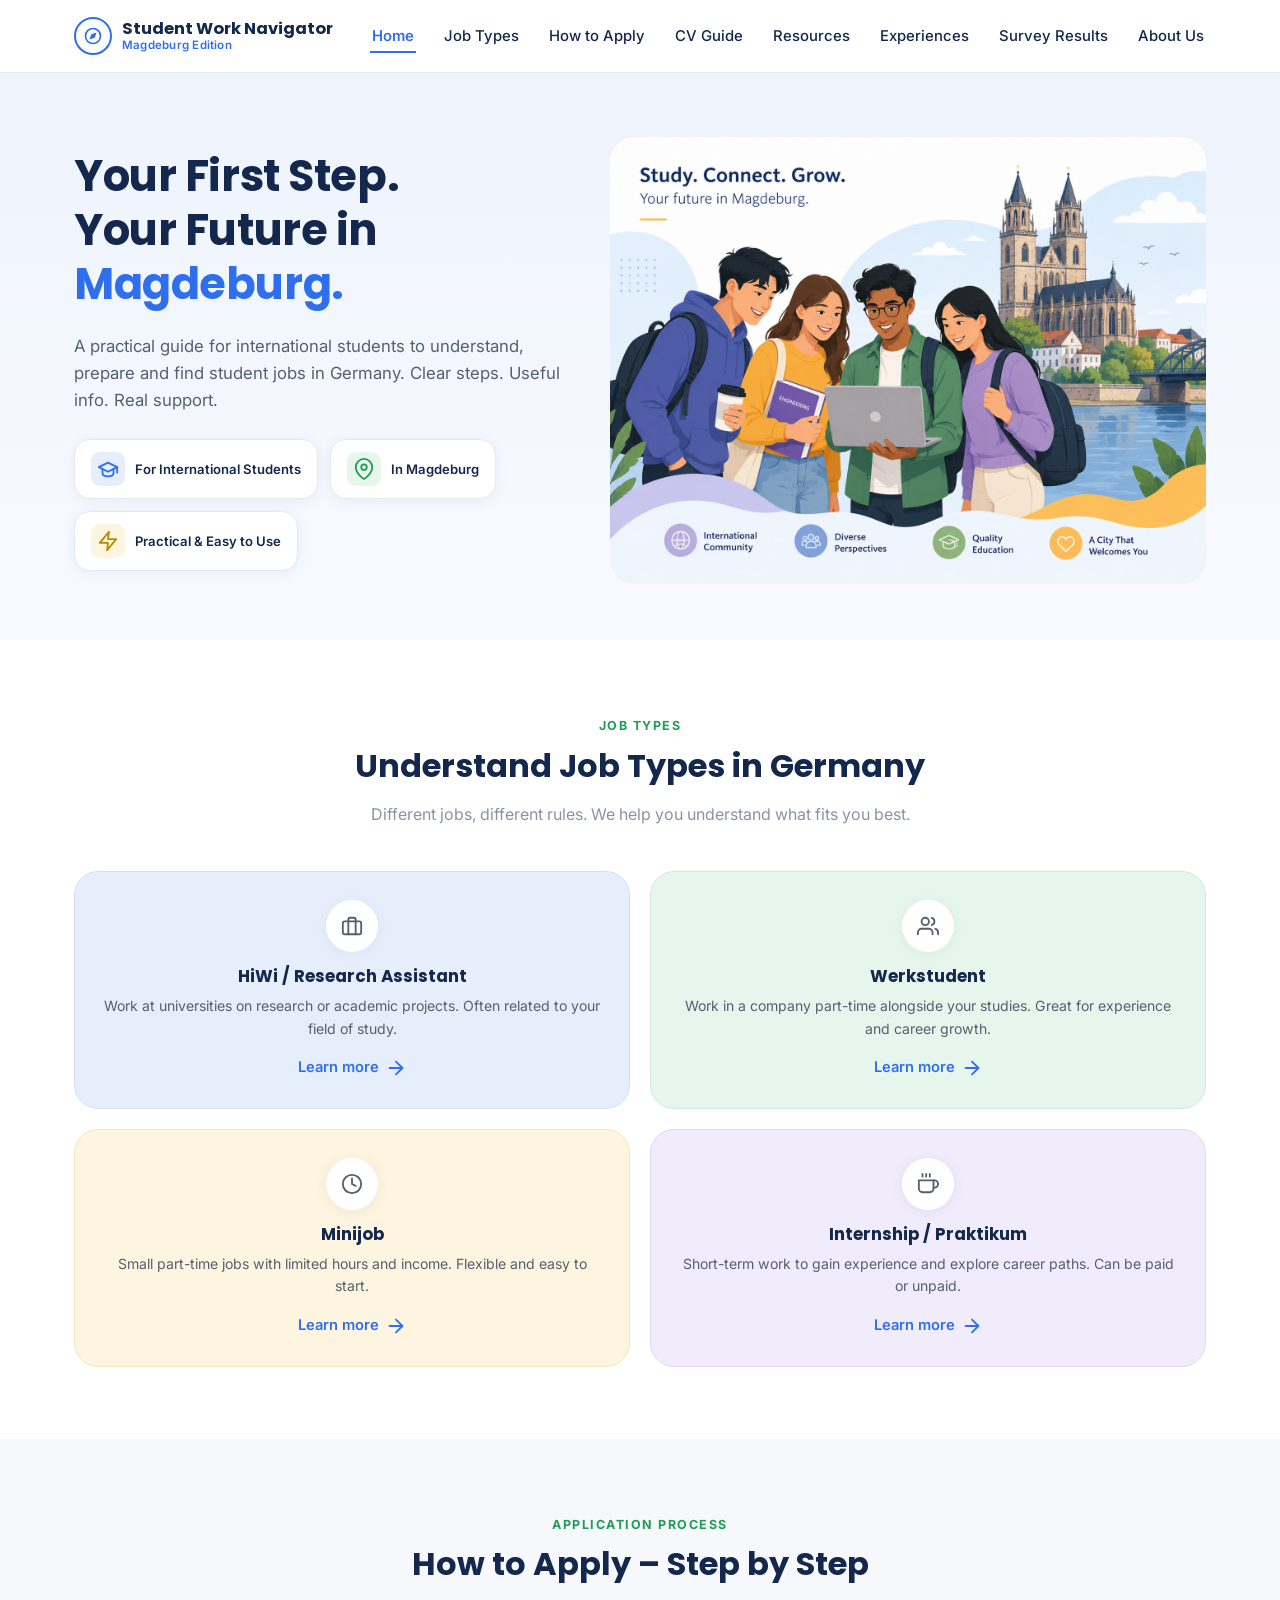
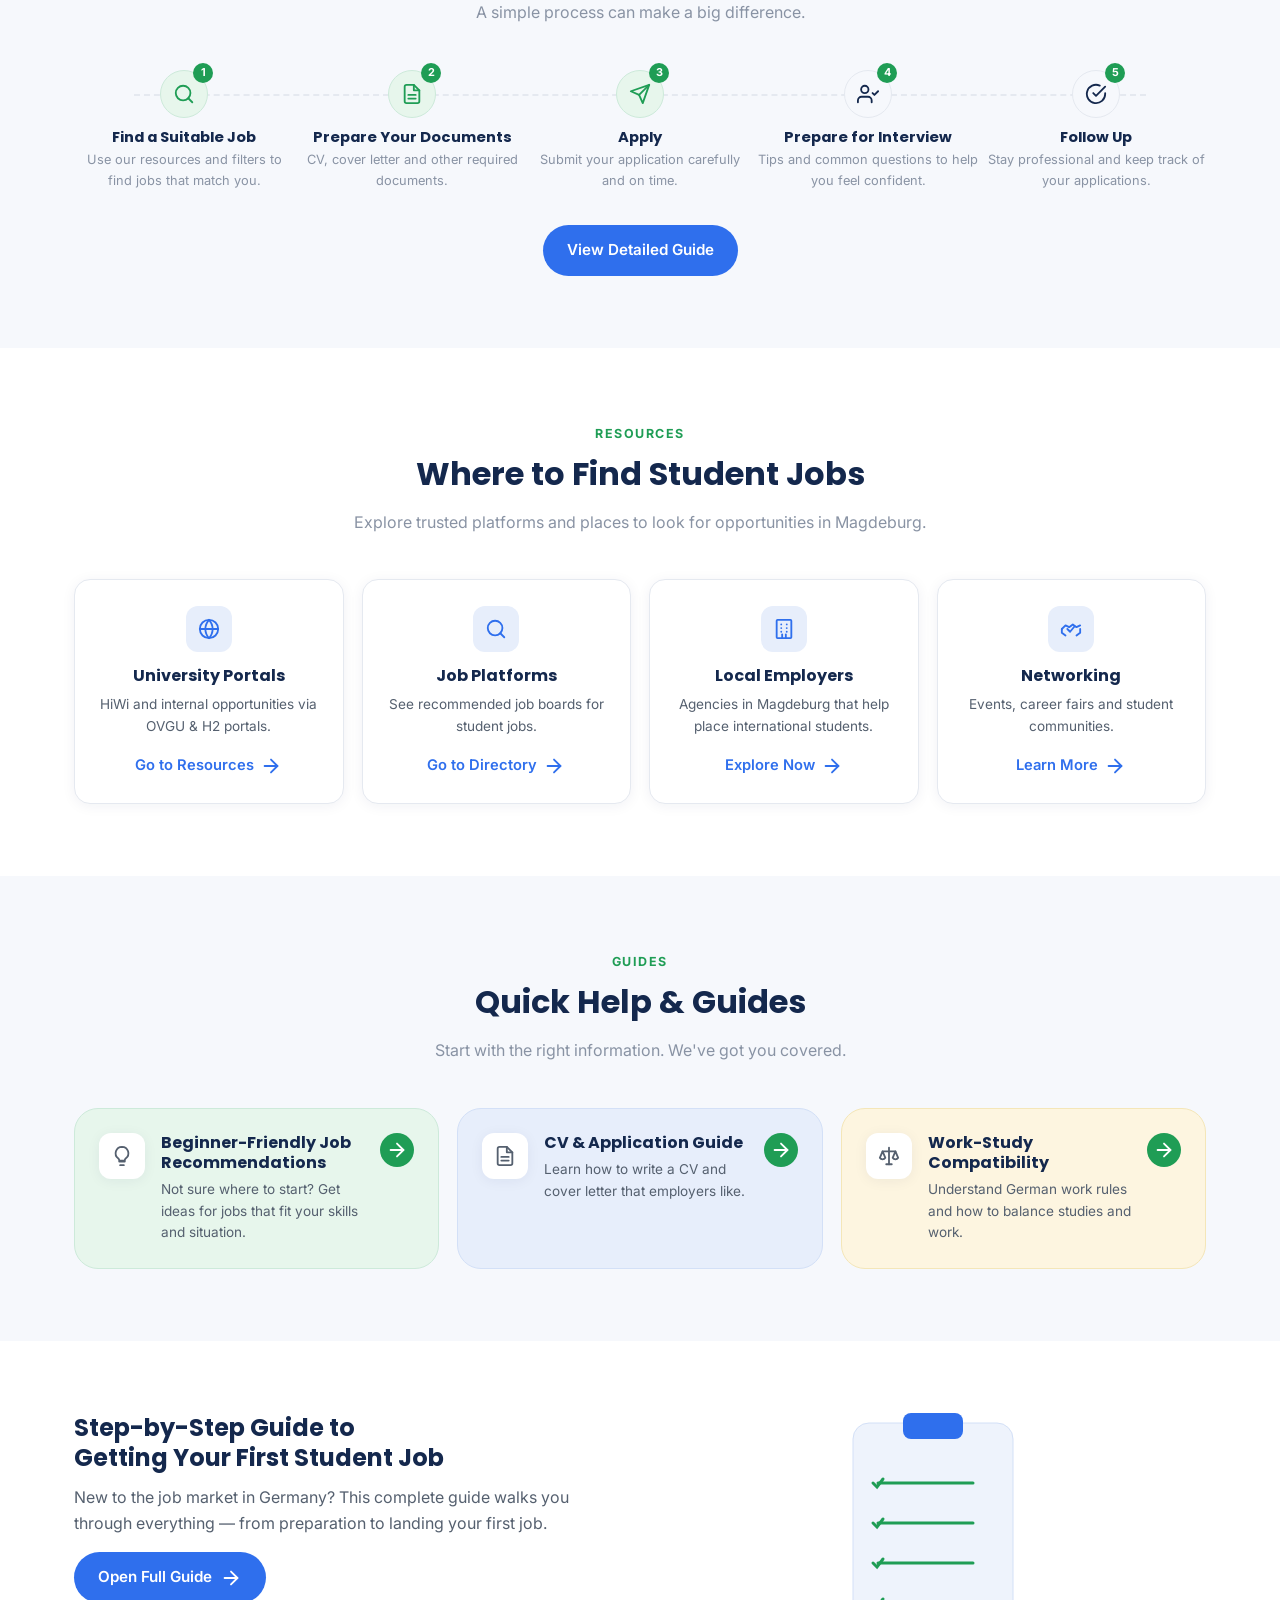
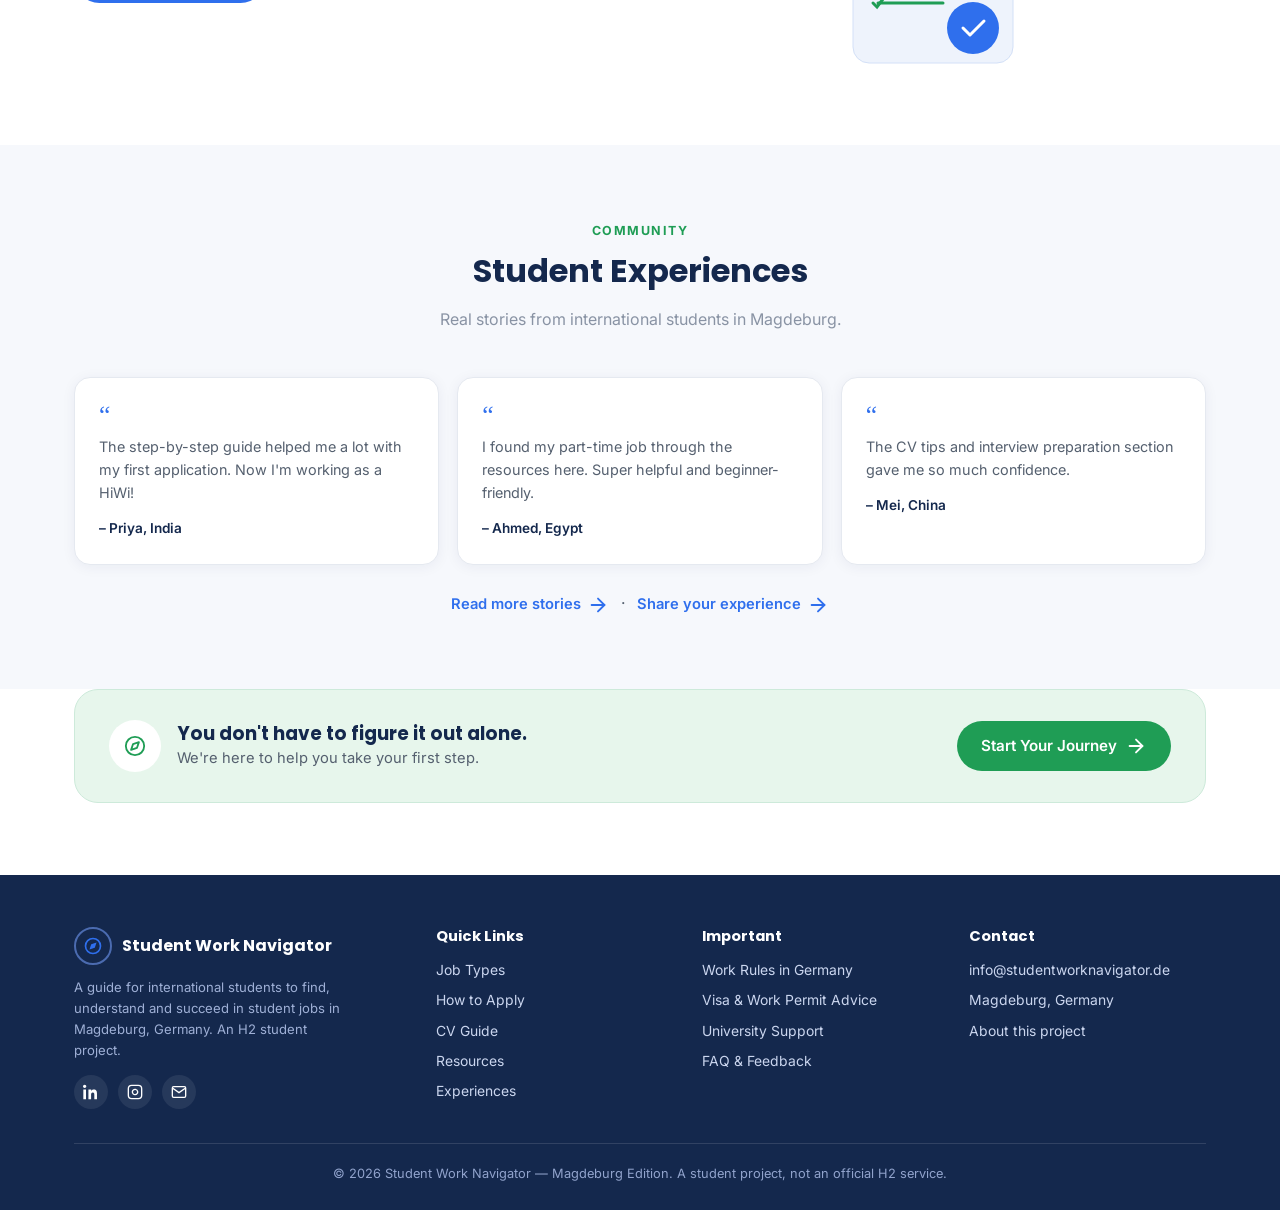
<file: index.html>
<!DOCTYPE html>
<html lang="en">
<head>
  <meta charset="UTF-8">
  <meta name="viewport" content="width=device-width, initial-scale=1.0">
  <title>Home | Student Work Navigator</title>
  <meta name="description" content="A practical guide for international students to find student jobs in Magdeburg, Germany.">
<link rel="preconnect" href="https://fonts.googleapis.com">
  <link rel="preconnect" href="https://fonts.gstatic.com" crossorigin>
  <link href="https://fonts.googleapis.com/css2?family=Poppins:wght@500;600;700&family=Inter:wght@400;500;600;700&display=swap" rel="stylesheet">
  <link rel="stylesheet" href="css/style.css">
  <link rel="icon" href="data:image/svg+xml,<svg xmlns=%22http://www.w3.org/2000/svg%22 viewBox=%220 0 24 24%22><circle cx=%2212%22 cy=%2212%22 r=%2211%22 fill=%22%232f6fed%22/><polygon points=%2216.2,7.8 14.1,14.1 7.8,16.2 9.9,9.9%22 fill=%22white%22/></svg>">

</head>
<body>
  <header class="site-header">
    <div class="container nav-inner">
      <a href="index.html" class="brand">
        <span class="brand-mark"><svg width="20" height="20" viewBox="0 0 24 24" fill="none" stroke="#2f6fed" stroke-width="2" stroke-linecap="round" stroke-linejoin="round"><circle cx="12" cy="12" r="9"></circle><polygon points="16.24 7.76 14.12 14.12 7.76 16.24 9.88 9.88 16.24 7.76" fill="#2f6fed" stroke="none"></polygon></svg></span>
        <span class="brand-text"><strong>Student Work Navigator</strong><span>Magdeburg Edition</span></span>
      </a>
      <nav>
        <ul class="nav-links">
        <li><a href="index.html" class="active">Home</a></li>
        <li><a href="job-types.html">Job Types</a></li>
        <li><a href="how-to-apply.html">How to Apply</a></li>
        <li><a href="cv-guide.html">CV Guide</a></li>
        <li><a href="resources.html">Resources</a></li>
        <li><a href="experiences.html">Experiences</a></li>
        <li><a href="survey-results.html">Survey Results</a></li>
        <li><a href="about.html">About Us</a></li>
        </ul>
      </nav>
      <button class="nav-toggle" aria-label="Toggle menu">
        <svg viewBox="0 0 24 24" fill="none" stroke="currentColor" stroke-width="2" stroke-linecap="round" stroke-linejoin="round"><line x1="3" y1="12" x2="21" y2="12"></line><line x1="3" y1="6" x2="21" y2="6"></line><line x1="3" y1="18" x2="21" y2="18"></line></svg>
      </button>
    </div>
  </header>

  <section class="hero">
    <div class="container hero-inner">
      <div>
        <h1>Your First Step.<br>Your Future in <span class="accent">Magdeburg.</span></h1>
        <p class="lead">A practical guide for international students to understand, prepare and find student jobs in Germany. Clear steps. Useful info. Real support.</p>
        <div class="hero-chips">
          <button class="chip" data-modal-open="modal-international">
            <span class="chip-icon blue"><svg width="22" height="22" viewBox="0 0 24 24" fill="none" stroke="currentColor" stroke-width="2" stroke-linecap="round" stroke-linejoin="round"><path d="M22 10L12 5 2 10l10 5 10-5z"></path><path d="M6 12v5c0 1.7 2.7 3 6 3s6-1.3 6-3v-5"></path><path d="M22 10v6"></path></svg></span> For International Students
          </button>
          <button class="chip" data-modal-open="modal-magdeburg">
            <span class="chip-icon green"><svg width="22" height="22" viewBox="0 0 24 24" fill="none" stroke="currentColor" stroke-width="2" stroke-linecap="round" stroke-linejoin="round"><path d="M21 10c0 7-9 13-9 13s-9-6-9-13a9 9 0 0 1 18 0z"></path><circle cx="12" cy="10" r="3"></circle></svg></span> In Magdeburg
          </button>
          <button class="chip" data-modal-open="modal-practical">
            <span class="chip-icon yellow"><svg width="22" height="22" viewBox="0 0 24 24" fill="none" stroke="currentColor" stroke-width="2" stroke-linecap="round" stroke-linejoin="round"><polygon points="13 2 3 14 12 14 11 22 21 10 12 10 13 2"></polygon></svg></span> Practical &amp; Easy to Use
          </button>
        </div>
      </div>
      <div class="hero-art">
<div class="hero-image">
<img src="images/2.png" alt="International students" class="hero-illustration">
  
</div>        

</div>
    </div>
  </section>

  <section class="section" id="job-types">
    <div class="container">
      <div class="section-head">
        <span class="kicker">Job Types</span>
        <h2>Understand Job Types in Germany</h2>
        <p>Different jobs, different rules. We help you understand what fits you best.</p>
      </div>
      <div class="card-grid-2">
        <div class="job-card blue">
          <div class="job-icon"><svg width="22" height="22" viewBox="0 0 24 24" fill="none" stroke="currentColor" stroke-width="2" stroke-linecap="round" stroke-linejoin="round"><rect x="2" y="7" width="20" height="14" rx="2" ry="2"></rect><path d="M16 21V5a2 2 0 0 0-2-2h-4a2 2 0 0 0-2 2v16"></path></svg></div>
          <h3>HiWi / Research Assistant</h3>
          <p>Work at universities on research or academic projects. Often related to your field of study.</p>
          <a class="link-arrow" href="job-types.html#hiwi">Learn more <svg width="22" height="22" viewBox="0 0 24 24" fill="none" stroke="currentColor" stroke-width="2" stroke-linecap="round" stroke-linejoin="round"><line x1="5" y1="12" x2="19" y2="12"></line><polyline points="12 5 19 12 12 19"></polyline></svg></a>
        </div>
        <div class="job-card green">
          <div class="job-icon"><svg width="22" height="22" viewBox="0 0 24 24" fill="none" stroke="currentColor" stroke-width="2" stroke-linecap="round" stroke-linejoin="round"><path d="M17 21v-2a4 4 0 0 0-4-4H5a4 4 0 0 0-4 4v2"></path><circle cx="9" cy="7" r="4"></circle><path d="M23 21v-2a4 4 0 0 0-3-3.87"></path><path d="M16 3.13a4 4 0 0 1 0 7.75"></path></svg></div>
          <h3>Werkstudent</h3>
          <p>Work in a company part-time alongside your studies. Great for experience and career growth.</p>
          <a class="link-arrow" href="job-types.html#werkstudent">Learn more <svg width="22" height="22" viewBox="0 0 24 24" fill="none" stroke="currentColor" stroke-width="2" stroke-linecap="round" stroke-linejoin="round"><line x1="5" y1="12" x2="19" y2="12"></line><polyline points="12 5 19 12 12 19"></polyline></svg></a>
        </div>
        <div class="job-card yellow">
          <div class="job-icon"><svg width="22" height="22" viewBox="0 0 24 24" fill="none" stroke="currentColor" stroke-width="2" stroke-linecap="round" stroke-linejoin="round"><circle cx="12" cy="12" r="10"></circle><polyline points="12 6 12 12 16 14"></polyline></svg></div>
          <h3>Minijob</h3>
          <p>Small part-time jobs with limited hours and income. Flexible and easy to start.</p>
          <a class="link-arrow" href="job-types.html#minijob">Learn more <svg width="22" height="22" viewBox="0 0 24 24" fill="none" stroke="currentColor" stroke-width="2" stroke-linecap="round" stroke-linejoin="round"><line x1="5" y1="12" x2="19" y2="12"></line><polyline points="12 5 19 12 12 19"></polyline></svg></a>
        </div>
        <div class="job-card purple">
          <div class="job-icon"><svg width="22" height="22" viewBox="0 0 24 24" fill="none" stroke="currentColor" stroke-width="2" stroke-linecap="round" stroke-linejoin="round"><path d="M18 8h1a4 4 0 0 1 0 8h-1"></path><path d="M2 8h16v9a4 4 0 0 1-4 4H6a4 4 0 0 1-4-4V8z"></path><line x1="6" y1="1" x2="6" y2="4"></line><line x1="10" y1="1" x2="10" y2="4"></line><line x1="14" y1="1" x2="14" y2="4"></line></svg></div>
          <h3>Internship / Praktikum</h3>
          <p>Short-term work to gain experience and explore career paths. Can be paid or unpaid.</p>
          <a class="link-arrow" href="job-types.html#internship">Learn more <svg width="22" height="22" viewBox="0 0 24 24" fill="none" stroke="currentColor" stroke-width="2" stroke-linecap="round" stroke-linejoin="round"><line x1="5" y1="12" x2="19" y2="12"></line><polyline points="12 5 19 12 12 19"></polyline></svg></a>
        </div>
      </div>
    </div>
  </section>

  <section class="section alt" id="how-to-apply">
    <div class="container">
      <div class="section-head">
        <span class="kicker">Application Process</span>
        <h2>How to Apply &ndash; Step by Step</h2>
        <p>A simple process can make a big difference.</p>
      </div>
      <div class="steps-row">
        <div class="step done"><div class="step-num"><svg width="22" height="22" viewBox="0 0 24 24" fill="none" stroke="currentColor" stroke-width="2" stroke-linecap="round" stroke-linejoin="round"><circle cx="11" cy="11" r="8"></circle><line x1="21" y1="21" x2="16.65" y2="16.65"></line></svg><span class="badge">1</span></div><h4>Find a Suitable Job</h4><p>Use our resources and filters to find jobs that match you.</p></div>
        <div class="step done"><div class="step-num"><svg width="22" height="22" viewBox="0 0 24 24" fill="none" stroke="currentColor" stroke-width="2" stroke-linecap="round" stroke-linejoin="round"><path d="M14 2H6a2 2 0 0 0-2 2v16a2 2 0 0 0 2 2h12a2 2 0 0 0 2-2V8z"></path><polyline points="14 2 14 8 20 8"></polyline><line x1="16" y1="13" x2="8" y2="13"></line><line x1="16" y1="17" x2="8" y2="17"></line></svg><span class="badge">2</span></div><h4>Prepare Your Documents</h4><p>CV, cover letter and other required documents.</p></div>
        <div class="step done"><div class="step-num"><svg width="22" height="22" viewBox="0 0 24 24" fill="none" stroke="currentColor" stroke-width="2" stroke-linecap="round" stroke-linejoin="round"><line x1="22" y1="2" x2="11" y2="13"></line><polygon points="22 2 15 22 11 13 2 9 22 2"></polygon></svg><span class="badge">3</span></div><h4>Apply</h4><p>Submit your application carefully and on time.</p></div>
        <div class="step"><div class="step-num"><svg width="22" height="22" viewBox="0 0 24 24" fill="none" stroke="currentColor" stroke-width="2" stroke-linecap="round" stroke-linejoin="round"><path d="M16 21v-2a4 4 0 0 0-4-4H5a4 4 0 0 0-4 4v2"></path><circle cx="8.5" cy="7" r="4"></circle><polyline points="17 11 19 13 23 9"></polyline></svg><span class="badge">4</span></div><h4>Prepare for Interview</h4><p>Tips and common questions to help you feel confident.</p></div>
        <div class="step"><div class="step-num"><svg width="22" height="22" viewBox="0 0 24 24" fill="none" stroke="currentColor" stroke-width="2" stroke-linecap="round" stroke-linejoin="round"><path d="M22 11.08V12a10 10 0 1 1-5.93-9.14"></path><polyline points="22 4 12 14.01 9 11.01"></polyline></svg><span class="badge">5</span></div><h4>Follow Up</h4><p>Stay professional and keep track of your applications.</p></div>
      </div>
      <div style="text-align:center;">
        <a href="how-to-apply.html" class="btn btn-primary">View Detailed Guide</a>
      </div>
    </div>
  </section>

  <section class="section" id="resources">
    <div class="container">
      <div class="section-head">
        <span class="kicker">Resources</span>
        <h2>Where to Find Student Jobs</h2>
        <p>Explore trusted platforms and places to look for opportunities in Magdeburg.</p>
      </div>
      <div class="card-grid-4">
        <div class="resource-card">
          <div class="resource-icon"><svg width="22" height="22" viewBox="0 0 24 24" fill="none" stroke="currentColor" stroke-width="2" stroke-linecap="round" stroke-linejoin="round"><circle cx="12" cy="12" r="10"></circle><line x1="2" y1="12" x2="22" y2="12"></line><path d="M12 2a15.3 15.3 0 0 1 4 10 15.3 15.3 0 0 1-4 10 15.3 15.3 0 0 1-4-10 15.3 15.3 0 0 1 4-10z"></path></svg></div>
          <h3>University Portals</h3>
          <p>HiWi and internal opportunities via OVGU &amp; H2 portals.</p>
          <a class="link-arrow" href="resources.html#university-portals">Go to Resources <svg width="22" height="22" viewBox="0 0 24 24" fill="none" stroke="currentColor" stroke-width="2" stroke-linecap="round" stroke-linejoin="round"><line x1="5" y1="12" x2="19" y2="12"></line><polyline points="12 5 19 12 12 19"></polyline></svg></a>
        </div>
        <div class="resource-card">
          <div class="resource-icon"><svg width="22" height="22" viewBox="0 0 24 24" fill="none" stroke="currentColor" stroke-width="2" stroke-linecap="round" stroke-linejoin="round"><circle cx="11" cy="11" r="8"></circle><line x1="21" y1="21" x2="16.65" y2="16.65"></line></svg></div>
          <h3>Job Platforms</h3>
          <p>See recommended job boards for student jobs.</p>
          <a class="link-arrow" href="resources.html#job-platforms">Go to Directory <svg width="22" height="22" viewBox="0 0 24 24" fill="none" stroke="currentColor" stroke-width="2" stroke-linecap="round" stroke-linejoin="round"><line x1="5" y1="12" x2="19" y2="12"></line><polyline points="12 5 19 12 12 19"></polyline></svg></a>
        </div>
        <div class="resource-card">
          <div class="resource-icon"><svg width="22" height="22" viewBox="0 0 24 24" fill="none" stroke="currentColor" stroke-width="2" stroke-linecap="round" stroke-linejoin="round"><rect x="4" y="2" width="16" height="20" rx="1"></rect><line x1="9" y1="7" x2="9" y2="7.01"></line><line x1="15" y1="7" x2="15" y2="7.01"></line><line x1="9" y1="11" x2="9" y2="11.01"></line><line x1="15" y1="11" x2="15" y2="11.01"></line><line x1="9" y1="15" x2="9" y2="15.01"></line><line x1="15" y1="15" x2="15" y2="15.01"></line><line x1="10" y1="22" x2="10" y2="18"></line><line x1="14" y1="22" x2="14" y2="18"></line></svg></div>
          <h3>Local Employers</h3>
          <p>Agencies in Magdeburg that help place international students.</p>
          <a class="link-arrow" href="resources.html#local-agencies">Explore Now <svg width="22" height="22" viewBox="0 0 24 24" fill="none" stroke="currentColor" stroke-width="2" stroke-linecap="round" stroke-linejoin="round"><line x1="5" y1="12" x2="19" y2="12"></line><polyline points="12 5 19 12 12 19"></polyline></svg></a>
        </div>
        <div class="resource-card">
          <div class="resource-icon"><svg width="22" height="22" viewBox="0 0 24 24" fill="none" stroke="currentColor" stroke-width="2" stroke-linecap="round" stroke-linejoin="round"><path d="M8 12l3 3 5-6"></path><path d="M2 12l4-4 4 2 4-3 4 3 4-2"></path><path d="M2 12v4l4 3"></path><path d="M22 12v4l-4 3"></path></svg></div>
          <h3>Networking</h3>
          <p>Events, career fairs and student communities.</p>
          <a class="link-arrow" href="resources.html#events">Learn More <svg width="22" height="22" viewBox="0 0 24 24" fill="none" stroke="currentColor" stroke-width="2" stroke-linecap="round" stroke-linejoin="round"><line x1="5" y1="12" x2="19" y2="12"></line><polyline points="12 5 19 12 12 19"></polyline></svg></a>
        </div>
      </div>
    </div>
  </section>

  <section class="section alt" id="cv-guide">
    <div class="container">
      <div class="section-head">
        <span class="kicker">Guides</span>
        <h2>Quick Help &amp; Guides</h2>
        <p>Start with the right information. We've got you covered.</p>
      </div>
      <div class="card-grid-3">
        <div class="help-card green">
          <div class="help-icon"><svg width="22" height="22" viewBox="0 0 24 24" fill="none" stroke="currentColor" stroke-width="2" stroke-linecap="round" stroke-linejoin="round"><path d="M9 18h6"></path><path d="M10 22h4"></path><path d="M12 2a7 7 0 0 0-4 12.7c.6.5 1 1.2 1 2.3h6c0-1.1.4-1.8 1-2.3A7 7 0 0 0 12 2z"></path></svg></div>
          <div><h3>Beginner-Friendly Job Recommendations</h3><p>Not sure where to start? Get ideas for jobs that fit your skills and situation.</p></div>
          <a class="help-go" href="cv-guide.html#recommendations" aria-label="Open"><svg width="22" height="22" viewBox="0 0 24 24" fill="none" stroke="currentColor" stroke-width="2" stroke-linecap="round" stroke-linejoin="round"><line x1="5" y1="12" x2="19" y2="12"></line><polyline points="12 5 19 12 12 19"></polyline></svg></a>
        </div>
        <div class="help-card blue">
          <div class="help-icon"><svg width="22" height="22" viewBox="0 0 24 24" fill="none" stroke="currentColor" stroke-width="2" stroke-linecap="round" stroke-linejoin="round"><path d="M14 2H6a2 2 0 0 0-2 2v16a2 2 0 0 0 2 2h12a2 2 0 0 0 2-2V8z"></path><polyline points="14 2 14 8 20 8"></polyline><line x1="16" y1="13" x2="8" y2="13"></line><line x1="16" y1="17" x2="8" y2="17"></line></svg></div>
          <div><h3>CV &amp; Application Guide</h3><p>Learn how to write a CV and cover letter that employers like.</p></div>
          <a class="help-go" href="cv-guide.html#cv-application" aria-label="Open"><svg width="22" height="22" viewBox="0 0 24 24" fill="none" stroke="currentColor" stroke-width="2" stroke-linecap="round" stroke-linejoin="round"><line x1="5" y1="12" x2="19" y2="12"></line><polyline points="12 5 19 12 12 19"></polyline></svg></a>
        </div>
        <div class="help-card yellow">
          <div class="help-icon"><svg width="22" height="22" viewBox="0 0 24 24" fill="none" stroke="currentColor" stroke-width="2" stroke-linecap="round" stroke-linejoin="round"><line x1="12" y1="3" x2="12" y2="21"></line><path d="M5 7l-3 7a3.5 3.5 0 0 0 6 0z"></path><path d="M19 7l-3 7a3.5 3.5 0 0 0 6 0z"></path><path d="M5 7h14"></path><path d="M9 21h6"></path></svg></div>
          <div><h3>Work-Study Compatibility</h3><p>Understand German work rules and how to balance studies and work.</p></div>
          <a class="help-go" href="cv-guide.html#work-study" aria-label="Open"><svg width="22" height="22" viewBox="0 0 24 24" fill="none" stroke="currentColor" stroke-width="2" stroke-linecap="round" stroke-linejoin="round"><line x1="5" y1="12" x2="19" y2="12"></line><polyline points="12 5 19 12 12 19"></polyline></svg></a>
        </div>
      </div>
    </div>
  </section>

  <section class="section">
    <div class="container two-col">
      <div>
        <h2>Step-by-Step Guide to<br>Getting Your First Student Job</h2>
        <p>New to the job market in Germany? This complete guide walks you through everything &mdash; from preparation to landing your first job.</p>
        <a href="how-to-apply.html" class="btn btn-primary">Open Full Guide <svg width="22" height="22" viewBox="0 0 24 24" fill="none" stroke="currentColor" stroke-width="2" stroke-linecap="round" stroke-linejoin="round"><line x1="5" y1="12" x2="19" y2="12"></line><polyline points="12 5 19 12 12 19"></polyline></svg></a>
      </div>
      <div style="display:flex; justify-content:center;">
        <svg width="220" height="260" viewBox="0 0 220 260">
          <rect x="30" y="10" width="160" height="240" rx="16" fill="#eef3fc" stroke="#d3e0f7"/>
          <rect x="80" y="0" width="60" height="26" rx="8" fill="#2f6fed"/>
          <g stroke="#1f9d55" stroke-width="3" stroke-linecap="round">
            <line x1="55" y1="70" x2="150" y2="70"/><path d="M50 70l4 4 6-8" fill="none"/>
            <line x1="55" y1="110" x2="150" y2="110"/><path d="M50 110l4 4 6-8" fill="none"/>
            <line x1="55" y1="150" x2="150" y2="150"/><path d="M50 150l4 4 6-8" fill="none"/>
            <line x1="55" y1="190" x2="120" y2="190"/><path d="M50 190l4 4 6-8" fill="none"/>
          </g>
          <circle cx="150" cy="215" r="26" fill="#2f6fed"/>
          <path d="M140 215l7 7 14-14" stroke="#fff" stroke-width="3" fill="none" stroke-linecap="round" stroke-linejoin="round"/>
        </svg>
      </div>
    </div>
  </section>

  <section class="section alt" id="experiences">
    <div class="container">
      <div class="section-head">
        <span class="kicker">Community</span>
        <h2>Student Experiences</h2>
        <p>Real stories from international students in Magdeburg.</p>
      </div>
      <div class="testi-grid">
        <div class="testi-card"><div class="testi-quote">&ldquo;</div><p class="msg">The step-by-step guide helped me a lot with my first application. Now I'm working as a HiWi!</p><div class="testi-name">&ndash; Priya, India</div></div>
        <div class="testi-card"><div class="testi-quote">&ldquo;</div><p class="msg">I found my part-time job through the resources here. Super helpful and beginner-friendly.</p><div class="testi-name">&ndash; Ahmed, Egypt</div></div>
        <div class="testi-card"><div class="testi-quote">&ldquo;</div><p class="msg">The CV tips and interview preparation section gave me so much confidence.</p><div class="testi-name">&ndash; Mei, China</div></div>
      </div>
      <div style="text-align:center; margin-top:26px;">
        <a href="experiences.html" class="link-arrow">Read more stories <svg width="22" height="22" viewBox="0 0 24 24" fill="none" stroke="currentColor" stroke-width="2" stroke-linecap="round" stroke-linejoin="round"><line x1="5" y1="12" x2="19" y2="12"></line><polyline points="12 5 19 12 12 19"></polyline></svg></a>
        &nbsp; &middot; &nbsp;
        <a href="survey-results.html" class="link-arrow">Share your experience <svg width="22" height="22" viewBox="0 0 24 24" fill="none" stroke="currentColor" stroke-width="2" stroke-linecap="round" stroke-linejoin="round"><line x1="5" y1="12" x2="19" y2="12"></line><polyline points="12 5 19 12 12 19"></polyline></svg></a>
      </div>
    </div>
  </section>

  <section class="section" style="padding-top:0;">
    <div class="container">
      <div class="cta-banner">
        <div class="cta-banner-text">
          <div class="cta-icon"><svg width="22" height="22" viewBox="0 0 24 24" fill="none" stroke="currentColor" stroke-width="2" stroke-linecap="round" stroke-linejoin="round"><circle cx="12" cy="12" r="10"></circle><polygon points="16.24 7.76 14.12 14.12 7.76 16.24 9.88 9.88 16.24 7.76"></polygon></svg></div>
          <div>
            <h3>You don't have to figure it out alone.</h3>
            <p>We're here to help you take your first step.</p>
          </div>
        </div>
        <a class="btn btn-secondary" href="mailto:info@studentworknavigator.de?subject=Starting%20my%20job%20search%20in%20Magdeburg">Start Your Journey <svg width="22" height="22" viewBox="0 0 24 24" fill="none" stroke="currentColor" stroke-width="2" stroke-linecap="round" stroke-linejoin="round"><line x1="5" y1="12" x2="19" y2="12"></line><polyline points="12 5 19 12 12 19"></polyline></svg></a>
      </div>
    </div>
  </section>

<div class="modal-overlay" id="modal-international">
  <div class="modal-box" role="dialog" aria-modal="true" aria-labelledby="modal-international-title">
    <button class="modal-close" data-modal-close aria-label="Close"><svg width="22" height="22" viewBox="0 0 24 24" fill="none" stroke="currentColor" stroke-width="2" stroke-linecap="round" stroke-linejoin="round"><line x1="18" y1="6" x2="6" y2="18"></line><line x1="6" y1="6" x2="18" y2="18"></line></svg></button>
    <div class="modal-eyebrow">Who this guide is for</div>
    <h3 id="modal-international-title">Are you an "international student" here?</h3>
    <p>For this guide, an <strong>international student</strong> is anyone who:</p>
    <ul class="modal-list">
      <li>Is <strong>already enrolled</strong> at a university in Magdeburg (e.g. Otto von Guericke University, Hochschule Magdeburg-Stendal) &mdash; this site does not cover student visa applications.</li>
      <li>Holds a non-German (or non-EU) passport, or a German residence permit issued for study purposes.</li>
      <li>Wants to work legally alongside their studies &mdash; whether that's a HiWi position, a Werkstudent role, a Minijob, or an internship.</li>
    </ul>
    <p>We explain German-specific rules (like the 120-day / 240-half-day limit for non-EU students) in plain language, so you can focus on studying and building your career without guesswork.</p>
    <a class="btn btn-primary btn-block" href="job-types.html" style="margin-top:14px;">Explore job types <svg width="22" height="22" viewBox="0 0 24 24" fill="none" stroke="currentColor" stroke-width="2" stroke-linecap="round" stroke-linejoin="round"><line x1="5" y1="12" x2="19" y2="12"></line><polyline points="12 5 19 12 12 19"></polyline></svg></a>
  </div>
</div>

<div class="modal-overlay" id="modal-magdeburg">
  <div class="modal-box" role="dialog" aria-modal="true" aria-labelledby="modal-magdeburg-title">
    <button class="modal-close" data-modal-close aria-label="Close"><svg width="22" height="22" viewBox="0 0 24 24" fill="none" stroke="currentColor" stroke-width="2" stroke-linecap="round" stroke-linejoin="round"><line x1="18" y1="6" x2="6" y2="18"></line><line x1="6" y1="6" x2="18" y2="18"></line></svg></button>
    <div class="modal-eyebrow">Where we operate</div>
    <h3 id="modal-magdeburg-title">Focused on Magdeburg, Saxony-Anhalt</h3>
    <p>Every resource, employer and platform on this site is filtered for the <strong>Magdeburg area</strong> &mdash; home to Otto von Guericke University (OVGU) and Hochschule Magdeburg-Stendal.</p>
    <div class="map-frame">
      <iframe src="https://www.google.com/maps?q=Magdeburg,+Germany&output=embed" loading="lazy" referrerpolicy="no-referrer-when-downgrade" title="Map of Magdeburg, Germany"></iframe>
    </div>
  </div>
</div>

<div class="modal-overlay" id="modal-practical">
  <div class="modal-box" role="dialog" aria-modal="true" aria-labelledby="modal-practical-title">
    <button class="modal-close" data-modal-close aria-label="Close"><svg width="22" height="22" viewBox="0 0 24 24" fill="none" stroke="currentColor" stroke-width="2" stroke-linecap="round" stroke-linejoin="round"><line x1="18" y1="6" x2="6" y2="18"></line><line x1="6" y1="6" x2="18" y2="18"></line></svg></button>
    <div class="modal-eyebrow">How to use this site</div>
    <h3 id="modal-practical-title">Practical &amp; easy &mdash; here's how it works</h3>
    <ol class="modal-list">
      <li><strong>Job Types</strong> &mdash; learn the difference between a HiWi role, Werkstudent job, Minijob and internship, and which suits you.</li>
      <li><strong>How to Apply</strong> &mdash; follow the 5-step guide from finding a job to following up after you apply.</li>
      <li><strong>CV Guide</strong> &mdash; get quick, beginner-friendly help writing a German-style CV and cover letter.</li>
      <li><strong>Resources</strong> &mdash; jump straight to real portals: the OVGU job board, LinkedIn, local agencies and university events.</li>
      <li><strong>Experiences &amp; Survey Results</strong> &mdash; read real stories from other students and add your own feedback.</li>
    </ol>
    <p>No sign-up needed &mdash; everything is free to browse.</p>
  </div>
</div>


  <footer class="site-footer">
    <div class="container">
      <div class="footer-grid">
        <div>
          <div class="footer-brand">
            <span class="brand-mark"><svg width="20" height="20" viewBox="0 0 24 24" fill="none" stroke="#2f6fed" stroke-width="2" stroke-linecap="round" stroke-linejoin="round"><circle cx="12" cy="12" r="9"></circle><polygon points="16.24 7.76 14.12 14.12 7.76 16.24 9.88 9.88 16.24 7.76" fill="#2f6fed" stroke="none"></polygon></svg></span>
            <strong>Student Work Navigator</strong>
          </div>
          <p class="footer-note">A guide for international students to find, understand and succeed in student jobs in Magdeburg, Germany. An H2 student project.</p>
          <div class="social-row">
            <a href="https://www.linkedin.com" target="_blank" rel="noopener" aria-label="LinkedIn"><svg width="16" height="16" viewBox="0 0 24 24" fill="currentColor"><path d="M4.98 3.5C4.98 4.88 3.87 6 2.5 6S0 4.88 0 3.5 1.12 1 2.5 1s2.48 1.12 2.48 2.5zM.5 8.25h4V23h-4V8.25zM8.5 8.25h3.83v2.02h.05c.53-1 1.84-2.06 3.79-2.06 4.05 0 4.8 2.67 4.8 6.14V23h-4v-6.75c0-1.61-.03-3.68-2.24-3.68-2.25 0-2.6 1.76-2.6 3.57V23h-4V8.25z"/></svg></a>
            <a href="https://www.instagram.com" target="_blank" rel="noopener" aria-label="Instagram"><svg width="16" height="16" viewBox="0 0 24 24" fill="none" stroke="currentColor" stroke-width="2"><rect x="2" y="2" width="20" height="20" rx="5" ry="5"></rect><path d="M16 11.37A4 4 0 1 1 12.63 8 4 4 0 0 1 16 11.37z"></path><line x1="17.5" y1="6.5" x2="17.5" y2="6.5"></line></svg></a>
            <a href="mailto:info@studentworknavigator.de" aria-label="Email"><svg width="16" height="16" viewBox="0 0 24 24" fill="none" stroke="currentColor" stroke-width="2"><path d="M22 6c0-1.1-.9-2-2-2H4c-1.1 0-2 .9-2 2v12c0 1.1.9 2 2 2h16c1.1 0 2-.9 2-2V6z"></path><polyline points="22,6 12,13 2,6"></polyline></svg></a>
          </div>
        </div>
        <div>
          <h4>Quick Links</h4>
          <ul>
            <li><a href="job-types.html">Job Types</a></li>
            <li><a href="how-to-apply.html">How to Apply</a></li>
            <li><a href="cv-guide.html">CV Guide</a></li>
            <li><a href="resources.html">Resources</a></li>
            <li><a href="experiences.html">Experiences</a></li>
          </ul>
        </div>
        <div>
          <h4>Important</h4>
          <ul>
            <li><a href="https://www.studierendenwerke.de/fileadmin/user_upload/Jobs_internationale_Studierende_eng_bf.pdf" target="_blank" rel="noopener">Work Rules in Germany</a></li>
            <li><a href="https://www.h2.de/no_cache/en/the-university/international.html" target="_blank" rel="noopener">Visa &amp; Work Permit Advice</a></li>
            <li><a href="https://www.h2.de/no_cache/en/studies/student-advisory-service.html" target="_blank" rel="noopener">University Support</a></li>
            <li><a href="survey-results.html">FAQ &amp; Feedback</a></li>
          </ul>
        </div>
        <div>
          <h4>Contact</h4>
          <ul>
            <li>info@studentworknavigator.de</li>
            <li>Magdeburg, Germany</li>
            <li><a href="about.html">About this project</a></li>
          </ul>
        </div>
      </div>
      <div class="footer-bottom">&copy; 2026 Student Work Navigator &mdash; Magdeburg Edition. A student project, not an official H2 service.</div>
    </div>
  </footer>
  <script src="js/main.js"></script>


</body>
</html>
</file>
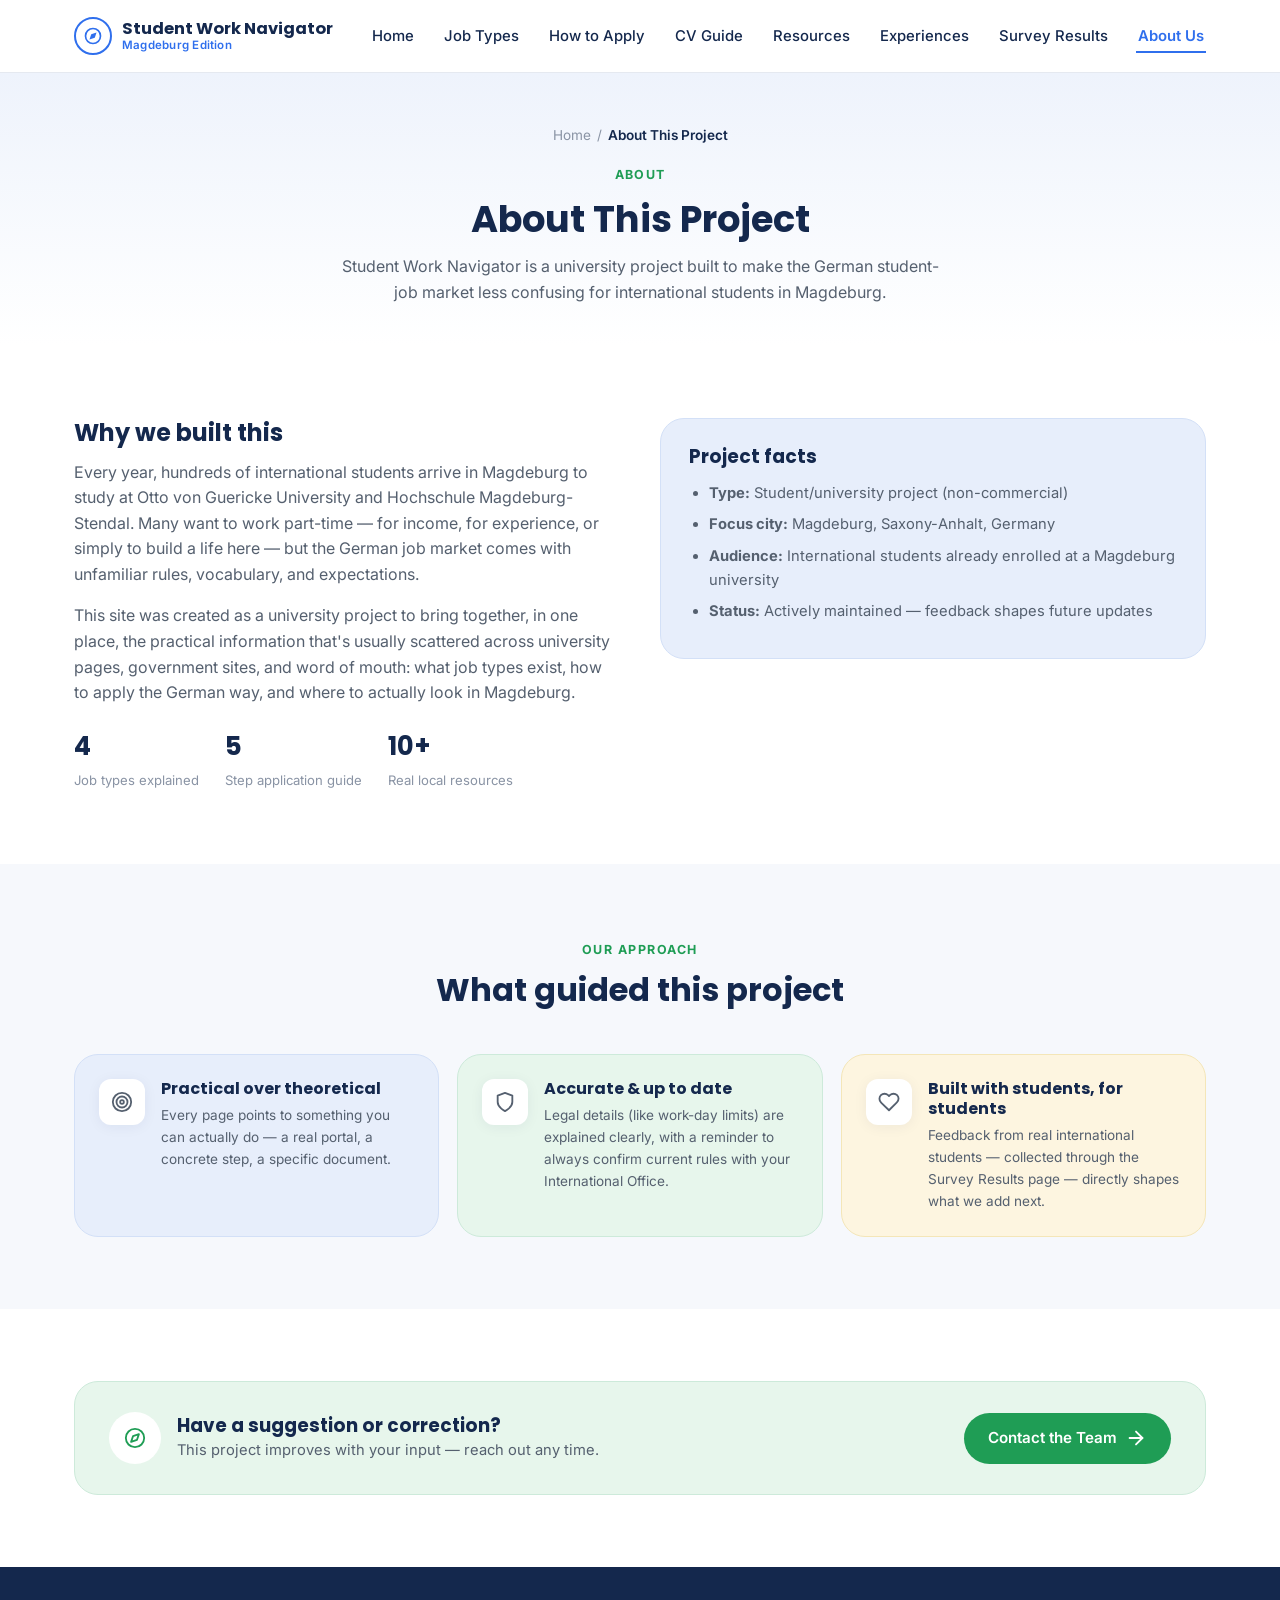
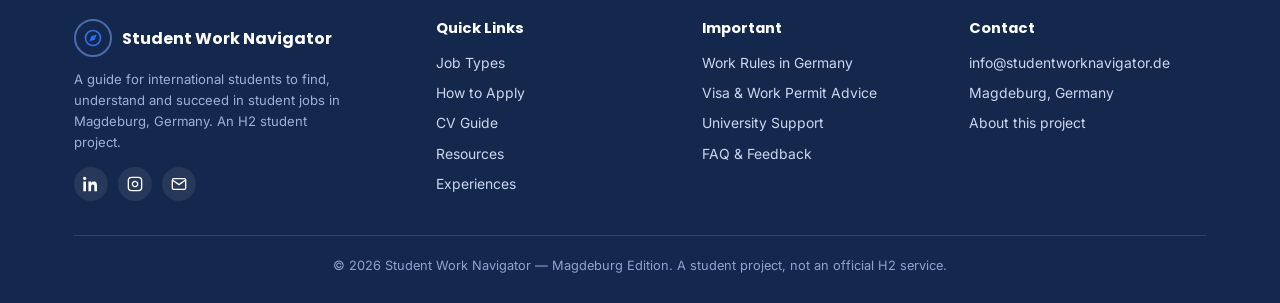
<file: about.html>
<!DOCTYPE html>
<html lang="en">
<head>
  <meta charset="UTF-8">
  <meta name="viewport" content="width=device-width, initial-scale=1.0">
  <title>About Us | Student Work Navigator</title>
  <meta name="description" content="About the Student Work Navigator project — a university project supporting international students in Magdeburg.">
<link rel="preconnect" href="https://fonts.googleapis.com">
  <link rel="preconnect" href="https://fonts.gstatic.com" crossorigin>
  <link href="https://fonts.googleapis.com/css2?family=Poppins:wght@500;600;700&family=Inter:wght@400;500;600;700&display=swap" rel="stylesheet">
  <link rel="stylesheet" href="css/style.css">
  <link rel="icon" href="data:image/svg+xml,<svg xmlns=%22http://www.w3.org/2000/svg%22 viewBox=%220 0 24 24%22><circle cx=%2212%22 cy=%2212%22 r=%2211%22 fill=%22%232f6fed%22/><polygon points=%2216.2,7.8 14.1,14.1 7.8,16.2 9.9,9.9%22 fill=%22white%22/></svg>">

</head>
<body>
  <header class="site-header">
    <div class="container nav-inner">
      <a href="index.html" class="brand">
        <span class="brand-mark"><svg width="20" height="20" viewBox="0 0 24 24" fill="none" stroke="#2f6fed" stroke-width="2" stroke-linecap="round" stroke-linejoin="round"><circle cx="12" cy="12" r="9"></circle><polygon points="16.24 7.76 14.12 14.12 7.76 16.24 9.88 9.88 16.24 7.76" fill="#2f6fed" stroke="none"></polygon></svg></span>
        <span class="brand-text"><strong>Student Work Navigator</strong><span>Magdeburg Edition</span></span>
      </a>
      <nav>
        <ul class="nav-links">
        <li><a href="index.html">Home</a></li>
        <li><a href="job-types.html">Job Types</a></li>
        <li><a href="how-to-apply.html">How to Apply</a></li>
        <li><a href="cv-guide.html">CV Guide</a></li>
        <li><a href="resources.html">Resources</a></li>
        <li><a href="experiences.html">Experiences</a></li>
        <li><a href="survey-results.html">Survey Results</a></li>
        <li><a href="about.html" class="active">About Us</a></li>
        </ul>
      </nav>
      <button class="nav-toggle" aria-label="Toggle menu">
        <svg viewBox="0 0 24 24" fill="none" stroke="currentColor" stroke-width="2" stroke-linecap="round" stroke-linejoin="round"><line x1="3" y1="12" x2="21" y2="12"></line><line x1="3" y1="6" x2="21" y2="6"></line><line x1="3" y1="18" x2="21" y2="18"></line></svg>
      </button>
    </div>
  </header>

  <section class="page-hero">
    <div class="container">
      <div class="breadcrumb"><a href="index.html">Home</a><span class="sep">/</span><span class="current">About This Project</span></div>
      <span class="kicker">About</span>
      <h1>About This Project</h1>
      <p>Student Work Navigator is a university project built to make the German student-job market less confusing for international students in Magdeburg.</p>
    </div>
  </section>

  <section class="section">
    <div class="container two-col">
      <div>
        <h2>Why we built this</h2>
        <p>Every year, hundreds of international students arrive in Magdeburg to study at Otto von Guericke University and Hochschule Magdeburg-Stendal. Many want to work part-time &mdash; for income, for experience, or simply to build a life here &mdash; but the German job market comes with unfamiliar rules, vocabulary, and expectations.</p>
        <p>This site was created as a university project to bring together, in one place, the practical information that's usually scattered across university pages, government sites, and word of mouth: what job types exist, how to apply the German way, and where to actually look in Magdeburg.</p>
        <div class="stat-row">
          <div class="stat"><strong>4</strong><span>Job types explained</span></div>
          <div class="stat"><strong>5</strong><span>Step application guide</span></div>
          <div class="stat"><strong>10+</strong><span>Real local resources</span></div>
        </div>
      </div>
      <div class="team-note">
        <h3>Project facts</h3>
        <ul class="modal-list">
          <li><strong>Type:</strong> Student/university project (non-commercial)</li>
          <li><strong>Focus city:</strong> Magdeburg, Saxony-Anhalt, Germany</li>
          <li><strong>Audience:</strong> International students already enrolled at a Magdeburg university</li>
          <li><strong>Status:</strong> Actively maintained &mdash; feedback shapes future updates</li>
        </ul>
      </div>
    </div>
  </section>

  <section class="section alt">
    <div class="container">
      <div class="section-head">
        <span class="kicker">Our approach</span>
        <h2>What guided this project</h2>
      </div>
      <div class="card-grid-3">
        <div class="help-card blue">
          <div class="help-icon"><svg width="22" height="22" viewBox="0 0 24 24" fill="none" stroke="currentColor" stroke-width="2" stroke-linecap="round" stroke-linejoin="round"><circle cx="12" cy="12" r="10"></circle><circle cx="12" cy="12" r="6"></circle><circle cx="12" cy="12" r="2"></circle></svg></div>
          <div><h3>Practical over theoretical</h3><p>Every page points to something you can actually do &mdash; a real portal, a concrete step, a specific document.</p></div>
        </div>
        <div class="help-card green">
          <div class="help-icon"><svg width="22" height="22" viewBox="0 0 24 24" fill="none" stroke="currentColor" stroke-width="2" stroke-linecap="round" stroke-linejoin="round"><path d="M12 22s8-4 8-10V5l-8-3-8 3v7c0 6 8 10 8 10z"></path></svg></div>
          <div><h3>Accurate &amp; up to date</h3><p>Legal details (like work-day limits) are explained clearly, with a reminder to always confirm current rules with your International Office.</p></div>
        </div>
        <div class="help-card yellow">
          <div class="help-icon"><svg width="22" height="22" viewBox="0 0 24 24" fill="none" stroke="currentColor" stroke-width="2" stroke-linecap="round" stroke-linejoin="round"><path d="M20.8 4.6a5.5 5.5 0 0 0-7.8 0L12 5.6l-1-1a5.5 5.5 0 0 0-7.8 7.8l1 1L12 21l7.8-7.8 1-1a5.5 5.5 0 0 0 0-7.8z"></path></svg></div>
          <div><h3>Built with students, for students</h3><p>Feedback from real international students &mdash; collected through the Survey Results page &mdash; directly shapes what we add next.</p></div>
        </div>
      </div>
    </div>
  </section>

  <section class="section">
    <div class="container">
      <div class="cta-banner">
        <div class="cta-banner-text">
          <div class="cta-icon"><svg width="22" height="22" viewBox="0 0 24 24" fill="none" stroke="currentColor" stroke-width="2" stroke-linecap="round" stroke-linejoin="round"><circle cx="12" cy="12" r="10"></circle><polygon points="16.24 7.76 14.12 14.12 7.76 16.24 9.88 9.88 16.24 7.76"></polygon></svg></div>
          <div>
            <h3>Have a suggestion or correction?</h3>
            <p>This project improves with your input &mdash; reach out any time.</p>
          </div>
        </div>
        <a class="btn btn-secondary" href="mailto:info@studentworknavigator.de">Contact the Team <svg width="22" height="22" viewBox="0 0 24 24" fill="none" stroke="currentColor" stroke-width="2" stroke-linecap="round" stroke-linejoin="round"><line x1="5" y1="12" x2="19" y2="12"></line><polyline points="12 5 19 12 12 19"></polyline></svg></a>
      </div>
    </div>
  </section>

  <footer class="site-footer">
    <div class="container">
      <div class="footer-grid">
        <div>
          <div class="footer-brand">
            <span class="brand-mark"><svg width="20" height="20" viewBox="0 0 24 24" fill="none" stroke="#2f6fed" stroke-width="2" stroke-linecap="round" stroke-linejoin="round"><circle cx="12" cy="12" r="9"></circle><polygon points="16.24 7.76 14.12 14.12 7.76 16.24 9.88 9.88 16.24 7.76" fill="#2f6fed" stroke="none"></polygon></svg></span>
            <strong>Student Work Navigator</strong>
          </div>
          <p class="footer-note">A guide for international students to find, understand and succeed in student jobs in Magdeburg, Germany. An H2 student project.</p>
          <div class="social-row">
            <a href="https://www.linkedin.com" target="_blank" rel="noopener" aria-label="LinkedIn"><svg width="16" height="16" viewBox="0 0 24 24" fill="currentColor"><path d="M4.98 3.5C4.98 4.88 3.87 6 2.5 6S0 4.88 0 3.5 1.12 1 2.5 1s2.48 1.12 2.48 2.5zM.5 8.25h4V23h-4V8.25zM8.5 8.25h3.83v2.02h.05c.53-1 1.84-2.06 3.79-2.06 4.05 0 4.8 2.67 4.8 6.14V23h-4v-6.75c0-1.61-.03-3.68-2.24-3.68-2.25 0-2.6 1.76-2.6 3.57V23h-4V8.25z"/></svg></a>
            <a href="https://www.instagram.com" target="_blank" rel="noopener" aria-label="Instagram"><svg width="16" height="16" viewBox="0 0 24 24" fill="none" stroke="currentColor" stroke-width="2"><rect x="2" y="2" width="20" height="20" rx="5" ry="5"></rect><path d="M16 11.37A4 4 0 1 1 12.63 8 4 4 0 0 1 16 11.37z"></path><line x1="17.5" y1="6.5" x2="17.5" y2="6.5"></line></svg></a>
            <a href="mailto:info@studentworknavigator.de" aria-label="Email"><svg width="16" height="16" viewBox="0 0 24 24" fill="none" stroke="currentColor" stroke-width="2"><path d="M22 6c0-1.1-.9-2-2-2H4c-1.1 0-2 .9-2 2v12c0 1.1.9 2 2 2h16c1.1 0 2-.9 2-2V6z"></path><polyline points="22,6 12,13 2,6"></polyline></svg></a>
          </div>
        </div>
        <div>
          <h4>Quick Links</h4>
          <ul>
            <li><a href="job-types.html">Job Types</a></li>
            <li><a href="how-to-apply.html">How to Apply</a></li>
            <li><a href="cv-guide.html">CV Guide</a></li>
            <li><a href="resources.html">Resources</a></li>
            <li><a href="experiences.html">Experiences</a></li>
          </ul>
        </div>
        <div>
          <h4>Important</h4>
          <ul>
            <li><a href="https://www.studierendenwerke.de/fileadmin/user_upload/Jobs_internationale_Studierende_eng_bf.pdf" target="_blank" rel="noopener">Work Rules in Germany</a></li>
            <li><a href="https://www.h2.de/no_cache/en/the-university/international.html" target="_blank" rel="noopener">Visa &amp; Work Permit Advice</a></li>
            <li><a href="https://www.h2.de/no_cache/en/studies/student-advisory-service.html" target="_blank" rel="noopener">University Support</a></li>
            <li><a href="survey-results.html">FAQ &amp; Feedback</a></li>
          </ul>
        </div>
        <div>
          <h4>Contact</h4>
          <ul>
            <li>info@studentworknavigator.de</li>
            <li>Magdeburg, Germany</li>
            <li><a href="about.html">About this project</a></li>
          </ul>
        </div>
      </div>
      <div class="footer-bottom">&copy; 2026 Student Work Navigator &mdash; Magdeburg Edition. A student project, not an official H2 service.</div>
    </div>
  </footer>
  <script src="js/main.js"></script>


</body>
</html>
</file>
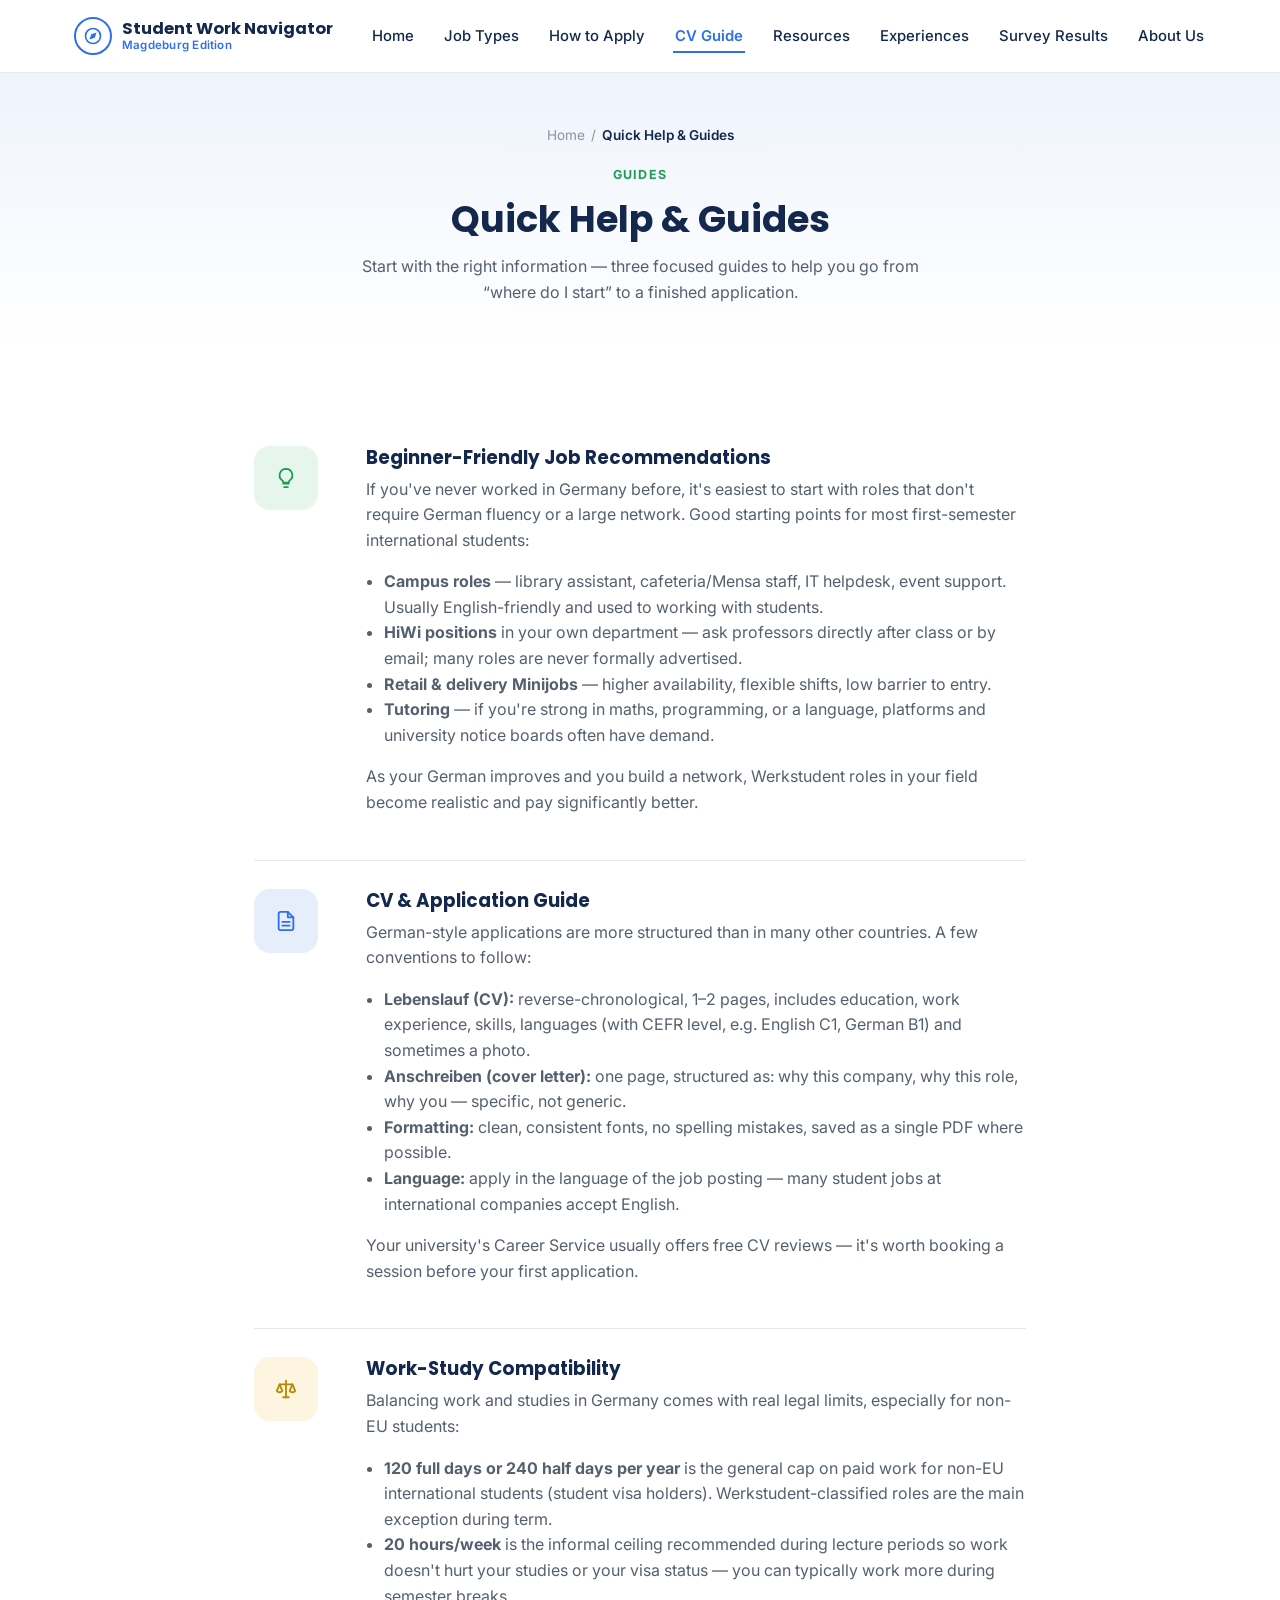
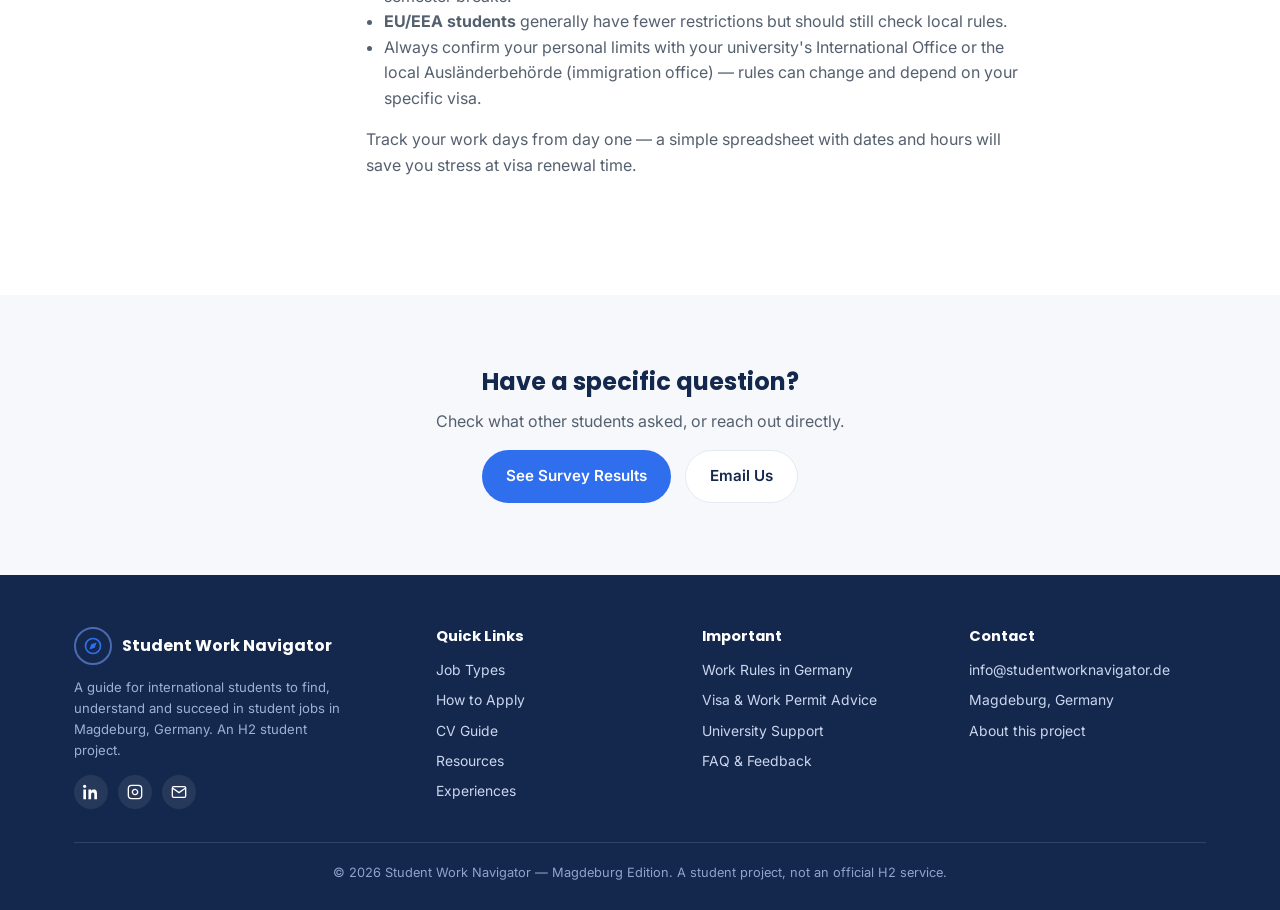
<file: cv-guide.html>
<!DOCTYPE html>
<html lang="en">
<head>
  <meta charset="UTF-8">
  <meta name="viewport" content="width=device-width, initial-scale=1.0">
  <title>CV Guide | Student Work Navigator</title>
  <meta name="description" content="Beginner-friendly job recommendations, a CV & application guide, and work-study compatibility rules for international students.">
<link rel="preconnect" href="https://fonts.googleapis.com">
  <link rel="preconnect" href="https://fonts.gstatic.com" crossorigin>
  <link href="https://fonts.googleapis.com/css2?family=Poppins:wght@500;600;700&family=Inter:wght@400;500;600;700&display=swap" rel="stylesheet">
  <link rel="stylesheet" href="css/style.css">
  <link rel="icon" href="data:image/svg+xml,<svg xmlns=%22http://www.w3.org/2000/svg%22 viewBox=%220 0 24 24%22><circle cx=%2212%22 cy=%2212%22 r=%2211%22 fill=%22%232f6fed%22/><polygon points=%2216.2,7.8 14.1,14.1 7.8,16.2 9.9,9.9%22 fill=%22white%22/></svg>">

</head>
<body>
  <header class="site-header">
    <div class="container nav-inner">
      <a href="index.html" class="brand">
        <span class="brand-mark"><svg width="20" height="20" viewBox="0 0 24 24" fill="none" stroke="#2f6fed" stroke-width="2" stroke-linecap="round" stroke-linejoin="round"><circle cx="12" cy="12" r="9"></circle><polygon points="16.24 7.76 14.12 14.12 7.76 16.24 9.88 9.88 16.24 7.76" fill="#2f6fed" stroke="none"></polygon></svg></span>
        <span class="brand-text"><strong>Student Work Navigator</strong><span>Magdeburg Edition</span></span>
      </a>
      <nav>
        <ul class="nav-links">
        <li><a href="index.html">Home</a></li>
        <li><a href="job-types.html">Job Types</a></li>
        <li><a href="how-to-apply.html">How to Apply</a></li>
        <li><a href="cv-guide.html" class="active">CV Guide</a></li>
        <li><a href="resources.html">Resources</a></li>
        <li><a href="experiences.html">Experiences</a></li>
        <li><a href="survey-results.html">Survey Results</a></li>
        <li><a href="about.html">About Us</a></li>
        </ul>
      </nav>
      <button class="nav-toggle" aria-label="Toggle menu">
        <svg viewBox="0 0 24 24" fill="none" stroke="currentColor" stroke-width="2" stroke-linecap="round" stroke-linejoin="round"><line x1="3" y1="12" x2="21" y2="12"></line><line x1="3" y1="6" x2="21" y2="6"></line><line x1="3" y1="18" x2="21" y2="18"></line></svg>
      </button>
    </div>
  </header>

  <section class="page-hero">
    <div class="container">
      <div class="breadcrumb"><a href="index.html">Home</a><span class="sep">/</span><span class="current">Quick Help & Guides</span></div>
      <span class="kicker">Guides</span>
      <h1>Quick Help & Guides</h1>
      <p>Start with the right information — three focused guides to help you go from “where do I start” to a finished application.</p>
    </div>
  </section>

  <section class="section">
    <div class="container" style="max-width:820px;">

      <div class="detail-block" id="recommendations">
        <div class="detail-icon" style="background:var(--card-green); color:var(--green);"><svg width="22" height="22" viewBox="0 0 24 24" fill="none" stroke="currentColor" stroke-width="2" stroke-linecap="round" stroke-linejoin="round"><path d="M9 18h6"></path><path d="M10 22h4"></path><path d="M12 2a7 7 0 0 0-4 12.7c.6.5 1 1.2 1 2.3h6c0-1.1.4-1.8 1-2.3A7 7 0 0 0 12 2z"></path></svg></div>
        <div>
          <h3>Beginner-Friendly Job Recommendations</h3>
          <p>If you've never worked in Germany before, it's easiest to start with roles that don't require German fluency or a large network. Good starting points for most first-semester international students:</p>
          <ul>
            <li><strong>Campus roles</strong> &mdash; library assistant, cafeteria/Mensa staff, IT helpdesk, event support. Usually English-friendly and used to working with students.</li>
            <li><strong>HiWi positions</strong> in your own department &mdash; ask professors directly after class or by email; many roles are never formally advertised.</li>
            <li><strong>Retail &amp; delivery Minijobs</strong> &mdash; higher availability, flexible shifts, low barrier to entry.</li>
            <li><strong>Tutoring</strong> &mdash; if you're strong in maths, programming, or a language, platforms and university notice boards often have demand.</li>
          </ul>
          <p>As your German improves and you build a network, Werkstudent roles in your field become realistic and pay significantly better.</p>
        </div>
      </div>

      <div class="detail-block" id="cv-application">
        <div class="detail-icon" style="background:var(--card-blue); color:var(--blue);"><svg width="22" height="22" viewBox="0 0 24 24" fill="none" stroke="currentColor" stroke-width="2" stroke-linecap="round" stroke-linejoin="round"><path d="M14 2H6a2 2 0 0 0-2 2v16a2 2 0 0 0 2 2h12a2 2 0 0 0 2-2V8z"></path><polyline points="14 2 14 8 20 8"></polyline><line x1="16" y1="13" x2="8" y2="13"></line><line x1="16" y1="17" x2="8" y2="17"></line></svg></div>
        <div>
          <h3>CV &amp; Application Guide</h3>
          <p>German-style applications are more structured than in many other countries. A few conventions to follow:</p>
          <ul>
            <li><strong>Lebenslauf (CV):</strong> reverse-chronological, 1&ndash;2 pages, includes education, work experience, skills, languages (with CEFR level, e.g. English C1, German B1) and sometimes a photo.</li>
            <li><strong>Anschreiben (cover letter):</strong> one page, structured as: why this company, why this role, why you &mdash; specific, not generic.</li>
            <li><strong>Formatting:</strong> clean, consistent fonts, no spelling mistakes, saved as a single PDF where possible.</li>
            <li><strong>Language:</strong> apply in the language of the job posting &mdash; many student jobs at international companies accept English.</li>
          </ul>
          <p>Your university's Career Service usually offers free CV reviews &mdash; it's worth booking a session before your first application.</p>
        </div>
      </div>

      <div class="detail-block" id="work-study">
        <div class="detail-icon" style="background:var(--card-yellow); color:#b98900;"><svg width="22" height="22" viewBox="0 0 24 24" fill="none" stroke="currentColor" stroke-width="2" stroke-linecap="round" stroke-linejoin="round"><line x1="12" y1="3" x2="12" y2="21"></line><path d="M5 7l-3 7a3.5 3.5 0 0 0 6 0z"></path><path d="M19 7l-3 7a3.5 3.5 0 0 0 6 0z"></path><path d="M5 7h14"></path><path d="M9 21h6"></path></svg></div>
        <div>
          <h3>Work-Study Compatibility</h3>
          <p>Balancing work and studies in Germany comes with real legal limits, especially for non-EU students:</p>
          <ul>
            <li><strong>120 full days or 240 half days per year</strong> is the general cap on paid work for non-EU international students (student visa holders). Werkstudent-classified roles are the main exception during term.</li>
            <li><strong>20 hours/week</strong> is the informal ceiling recommended during lecture periods so work doesn't hurt your studies or your visa status &mdash; you can typically work more during semester breaks.</li>
            <li><strong>EU/EEA students</strong> generally have fewer restrictions but should still check local rules.</li>
            <li>Always confirm your personal limits with your university's International Office or the local Ausl&auml;nderbeh&ouml;rde (immigration office) &mdash; rules can change and depend on your specific visa.</li>
          </ul>
          <p>Track your work days from day one &mdash; a simple spreadsheet with dates and hours will save you stress at visa renewal time.</p>
        </div>
      </div>

    </div>
  </section>

  <section class="section alt" style="text-align:center;">
    <div class="container">
      <h2>Have a specific question?</h2>
      <p>Check what other students asked, or reach out directly.</p>
      <div style="display:flex; gap:14px; justify-content:center; flex-wrap:wrap;">
        <a href="survey-results.html" class="btn btn-primary">See Survey Results</a>
        <a href="mailto:info@studentworknavigator.de" class="btn btn-outline">Email Us</a>
      </div>
    </div>
  </section>

  <footer class="site-footer">
    <div class="container">
      <div class="footer-grid">
        <div>
          <div class="footer-brand">
            <span class="brand-mark"><svg width="20" height="20" viewBox="0 0 24 24" fill="none" stroke="#2f6fed" stroke-width="2" stroke-linecap="round" stroke-linejoin="round"><circle cx="12" cy="12" r="9"></circle><polygon points="16.24 7.76 14.12 14.12 7.76 16.24 9.88 9.88 16.24 7.76" fill="#2f6fed" stroke="none"></polygon></svg></span>
            <strong>Student Work Navigator</strong>
          </div>
          <p class="footer-note">A guide for international students to find, understand and succeed in student jobs in Magdeburg, Germany. An H2 student project.</p>
          <div class="social-row">
            <a href="https://www.linkedin.com" target="_blank" rel="noopener" aria-label="LinkedIn"><svg width="16" height="16" viewBox="0 0 24 24" fill="currentColor"><path d="M4.98 3.5C4.98 4.88 3.87 6 2.5 6S0 4.88 0 3.5 1.12 1 2.5 1s2.48 1.12 2.48 2.5zM.5 8.25h4V23h-4V8.25zM8.5 8.25h3.83v2.02h.05c.53-1 1.84-2.06 3.79-2.06 4.05 0 4.8 2.67 4.8 6.14V23h-4v-6.75c0-1.61-.03-3.68-2.24-3.68-2.25 0-2.6 1.76-2.6 3.57V23h-4V8.25z"/></svg></a>
            <a href="https://www.instagram.com" target="_blank" rel="noopener" aria-label="Instagram"><svg width="16" height="16" viewBox="0 0 24 24" fill="none" stroke="currentColor" stroke-width="2"><rect x="2" y="2" width="20" height="20" rx="5" ry="5"></rect><path d="M16 11.37A4 4 0 1 1 12.63 8 4 4 0 0 1 16 11.37z"></path><line x1="17.5" y1="6.5" x2="17.5" y2="6.5"></line></svg></a>
            <a href="mailto:info@studentworknavigator.de" aria-label="Email"><svg width="16" height="16" viewBox="0 0 24 24" fill="none" stroke="currentColor" stroke-width="2"><path d="M22 6c0-1.1-.9-2-2-2H4c-1.1 0-2 .9-2 2v12c0 1.1.9 2 2 2h16c1.1 0 2-.9 2-2V6z"></path><polyline points="22,6 12,13 2,6"></polyline></svg></a>
          </div>
        </div>
        <div>
          <h4>Quick Links</h4>
          <ul>
            <li><a href="job-types.html">Job Types</a></li>
            <li><a href="how-to-apply.html">How to Apply</a></li>
            <li><a href="cv-guide.html">CV Guide</a></li>
            <li><a href="resources.html">Resources</a></li>
            <li><a href="experiences.html">Experiences</a></li>
          </ul>
        </div>
        <div>
          <h4>Important</h4>
          <ul>
            <li><a href="https://www.studierendenwerke.de/fileadmin/user_upload/Jobs_internationale_Studierende_eng_bf.pdf" target="_blank" rel="noopener">Work Rules in Germany</a></li>
            <li><a href="https://www.h2.de/no_cache/en/the-university/international.html" target="_blank" rel="noopener">Visa &amp; Work Permit Advice</a></li>
            <li><a href="https://www.h2.de/no_cache/en/studies/student-advisory-service.html" target="_blank" rel="noopener">University Support</a></li>
            <li><a href="survey-results.html">FAQ &amp; Feedback</a></li>
          </ul>
        </div>
        <div>
          <h4>Contact</h4>
          <ul>
            <li>info@studentworknavigator.de</li>
            <li>Magdeburg, Germany</li>
            <li><a href="about.html">About this project</a></li>
          </ul>
        </div>
      </div>
      <div class="footer-bottom">&copy; 2026 Student Work Navigator &mdash; Magdeburg Edition. A student project, not an official H2 service.</div>
    </div>
  </footer>
  <script src="js/main.js"></script>


</body>
</html>
</file>
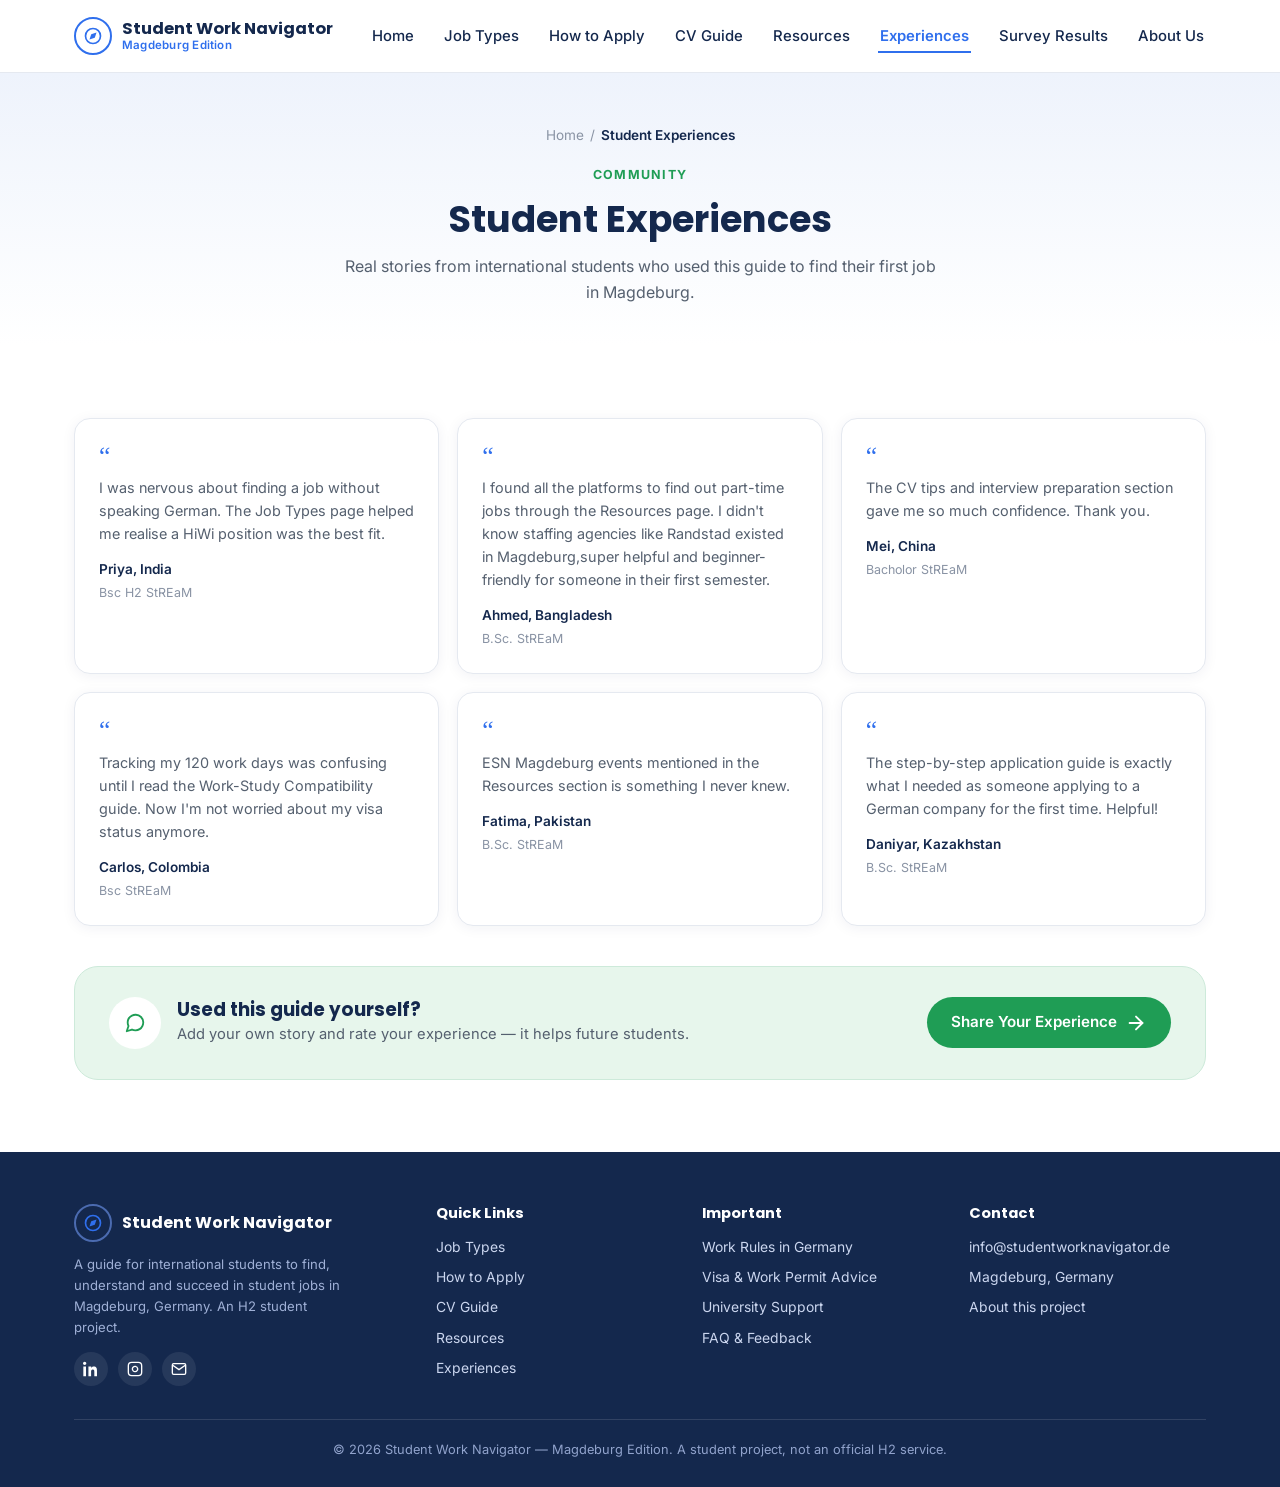
<file: experiences.html>
<!DOCTYPE html>
<html lang="en">
<head>
  <meta charset="UTF-8">
  <meta name="viewport" content="width=device-width, initial-scale=1.0">
  <title>Experiences | Student Work Navigator</title>
  <meta name="description" content="Real stories from international students who found student jobs in Magdeburg, Germany.">
<link rel="preconnect" href="https://fonts.googleapis.com">
  <link rel="preconnect" href="https://fonts.gstatic.com" crossorigin>
  <link href="https://fonts.googleapis.com/css2?family=Poppins:wght@500;600;700&family=Inter:wght@400;500;600;700&display=swap" rel="stylesheet">
  <link rel="stylesheet" href="css/style.css">
  <link rel="icon" href="data:image/svg+xml,<svg xmlns=%22http://www.w3.org/2000/svg%22 viewBox=%220 0 24 24%22><circle cx=%2212%22 cy=%2212%22 r=%2211%22 fill=%22%232f6fed%22/><polygon points=%2216.2,7.8 14.1,14.1 7.8,16.2 9.9,9.9%22 fill=%22white%22/></svg>">

</head>
<body>
  <header class="site-header">
    <div class="container nav-inner">
      <a href="index.html" class="brand">
        <span class="brand-mark"><svg width="20" height="20" viewBox="0 0 24 24" fill="none" stroke="#2f6fed" stroke-width="2" stroke-linecap="round" stroke-linejoin="round"><circle cx="12" cy="12" r="9"></circle><polygon points="16.24 7.76 14.12 14.12 7.76 16.24 9.88 9.88 16.24 7.76" fill="#2f6fed" stroke="none"></polygon></svg></span>
        <span class="brand-text"><strong>Student Work Navigator</strong><span>Magdeburg Edition</span></span>
      </a>
      <nav>
        <ul class="nav-links">
        <li><a href="index.html">Home</a></li>
        <li><a href="job-types.html">Job Types</a></li>
        <li><a href="how-to-apply.html">How to Apply</a></li>
        <li><a href="cv-guide.html">CV Guide</a></li>
        <li><a href="resources.html">Resources</a></li>
        <li><a href="experiences.html" class="active">Experiences</a></li>
        <li><a href="survey-results.html">Survey Results</a></li>
        <li><a href="about.html">About Us</a></li>
        </ul>
      </nav>
      <button class="nav-toggle" aria-label="Toggle menu">
        <svg viewBox="0 0 24 24" fill="none" stroke="currentColor" stroke-width="2" stroke-linecap="round" stroke-linejoin="round"><line x1="3" y1="12" x2="21" y2="12"></line><line x1="3" y1="6" x2="21" y2="6"></line><line x1="3" y1="18" x2="21" y2="18"></line></svg>
      </button>
    </div>
  </header>

  <section class="page-hero">
    <div class="container">
      <div class="breadcrumb"><a href="index.html">Home</a><span class="sep">/</span><span class="current">Student Experiences</span></div>
      <span class="kicker">Community</span>
      <h1>Student Experiences</h1>
      <p>Real stories from international students who used this guide to find their first job in Magdeburg.</p>
    </div>
  </section>

  <section class="section">
    <div class="container">
      <div class="testi-grid">
        <div class="testi-card">
          <div class="testi-quote">&ldquo;</div>
          <p class="msg">I was nervous about finding a job without speaking German. The Job Types page helped me realise a HiWi position was the best fit. </p>
          <div class="testi-name">Priya, India</div>
          <div style="font-size:.78rem; color:var(--text-muted); margin-top:2px;">Bsc H2 StREaM</div>
        </div>
        <div class="testi-card">
          <div class="testi-quote">&ldquo;</div>
          <p class="msg">I found all the platforms to find out part-time jobs through the Resources page. I didn't know staffing agencies like Randstad existed in Magdeburg,super helpful and beginner-friendly for someone in their first semester.</p>
          <div class="testi-name">Ahmed, Bangladesh</div>
          <div style="font-size:.78rem; color:var(--text-muted); margin-top:2px;">B.Sc. StREaM</div>
        </div>
        <div class="testi-card">
          <div class="testi-quote">&ldquo;</div>
          <p class="msg">The CV tips and interview preparation section gave me so much confidence. Thank you.</p>
          <div class="testi-name">Mei, China</div>
          <div style="font-size:.78rem; color:var(--text-muted); margin-top:2px;">Bacholor StREaM</div>
        </div>
        <div class="testi-card">
          <div class="testi-quote">&ldquo;</div>
          <p class="msg">Tracking my 120 work days was confusing until I read the Work-Study Compatibility guide. Now I'm not worried about my visa status anymore.</p>
          <div class="testi-name">Carlos, Colombia</div>
          <div style="font-size:.78rem; color:var(--text-muted); margin-top:2px;">Bsc StREaM</div>
        </div>
        <div class="testi-card">
          <div class="testi-quote">&ldquo;</div>
          <p class="msg">ESN Magdeburg events mentioned in the Resources section is something I never knew.</p>
          <div class="testi-name">Fatima, Pakistan</div>
          <div style="font-size:.78rem; color:var(--text-muted); margin-top:2px;">B.Sc. StREaM</div>
        </div>
        <div class="testi-card">
          <div class="testi-quote">&ldquo;</div>
          <p class="msg">The step-by-step application guide is exactly what I needed as someone applying to a German company for the first time. Helpful!</p>
          <div class="testi-name">Daniyar, Kazakhstan</div>
          <div style="font-size:.78rem; color:var(--text-muted); margin-top:2px;">B.Sc. StREaM</div>
        </div>
      </div>
      <div class="cta-banner" style="margin-top:40px;">
        <div class="cta-banner-text">
          <div class="cta-icon"><svg width="22" height="22" viewBox="0 0 24 24" fill="none" stroke="currentColor" stroke-width="2" stroke-linecap="round" stroke-linejoin="round"><path d="M21 11.5a8.38 8.38 0 0 1-.9 3.8 8.5 8.5 0 0 1-7.6 4.7 8.38 8.38 0 0 1-3.8-.9L3 21l1.9-5.7a8.38 8.38 0 0 1-.9-3.8 8.5 8.5 0 0 1 4.7-7.6 8.38 8.38 0 0 1 3.8-.9h.5a8.48 8.48 0 0 1 8 8v.5z"></path></svg></div>
          <div>
            <h3>Used this guide yourself?</h3>
            <p>Add your own story and rate your experience &mdash; it helps future students.</p>
          </div>
        </div>
        <a class="btn btn-secondary" href="survey-results.html">Share Your Experience <svg width="22" height="22" viewBox="0 0 24 24" fill="none" stroke="currentColor" stroke-width="2" stroke-linecap="round" stroke-linejoin="round"><line x1="5" y1="12" x2="19" y2="12"></line><polyline points="12 5 19 12 12 19"></polyline></svg></a>
      </div>
    </div>
  </section>

  <footer class="site-footer">
    <div class="container">
      <div class="footer-grid">
        <div>
          <div class="footer-brand">
            <span class="brand-mark"><svg width="20" height="20" viewBox="0 0 24 24" fill="none" stroke="#2f6fed" stroke-width="2" stroke-linecap="round" stroke-linejoin="round"><circle cx="12" cy="12" r="9"></circle><polygon points="16.24 7.76 14.12 14.12 7.76 16.24 9.88 9.88 16.24 7.76" fill="#2f6fed" stroke="none"></polygon></svg></span>
            <strong>Student Work Navigator</strong>
          </div>
          <p class="footer-note">A guide for international students to find, understand and succeed in student jobs in Magdeburg, Germany. An H2 student project.</p>
          <div class="social-row">
            <a href="https://www.linkedin.com" target="_blank" rel="noopener" aria-label="LinkedIn"><svg width="16" height="16" viewBox="0 0 24 24" fill="currentColor"><path d="M4.98 3.5C4.98 4.88 3.87 6 2.5 6S0 4.88 0 3.5 1.12 1 2.5 1s2.48 1.12 2.48 2.5zM.5 8.25h4V23h-4V8.25zM8.5 8.25h3.83v2.02h.05c.53-1 1.84-2.06 3.79-2.06 4.05 0 4.8 2.67 4.8 6.14V23h-4v-6.75c0-1.61-.03-3.68-2.24-3.68-2.25 0-2.6 1.76-2.6 3.57V23h-4V8.25z"/></svg></a>
            <a href="https://www.instagram.com" target="_blank" rel="noopener" aria-label="Instagram"><svg width="16" height="16" viewBox="0 0 24 24" fill="none" stroke="currentColor" stroke-width="2"><rect x="2" y="2" width="20" height="20" rx="5" ry="5"></rect><path d="M16 11.37A4 4 0 1 1 12.63 8 4 4 0 0 1 16 11.37z"></path><line x1="17.5" y1="6.5" x2="17.5" y2="6.5"></line></svg></a>
            <a href="mailto:info@studentworknavigator.de" aria-label="Email"><svg width="16" height="16" viewBox="0 0 24 24" fill="none" stroke="currentColor" stroke-width="2"><path d="M22 6c0-1.1-.9-2-2-2H4c-1.1 0-2 .9-2 2v12c0 1.1.9 2 2 2h16c1.1 0 2-.9 2-2V6z"></path><polyline points="22,6 12,13 2,6"></polyline></svg></a>
          </div>
        </div>
        <div>
          <h4>Quick Links</h4>
          <ul>
            <li><a href="job-types.html">Job Types</a></li>
            <li><a href="how-to-apply.html">How to Apply</a></li>
            <li><a href="cv-guide.html">CV Guide</a></li>
            <li><a href="resources.html">Resources</a></li>
            <li><a href="experiences.html">Experiences</a></li>
          </ul>
        </div>
        <div>
          <h4>Important</h4>
          <ul>
            <li><a href="https://www.studierendenwerke.de/fileadmin/user_upload/Jobs_internationale_Studierende_eng_bf.pdf" target="_blank" rel="noopener">Work Rules in Germany</a></li>
            <li><a href="https://www.h2.de/no_cache/en/the-university/international.html" target="_blank" rel="noopener">Visa &amp; Work Permit Advice</a></li>
            <li><a href="https://www.h2.de/no_cache/en/studies/student-advisory-service.html" target="_blank" rel="noopener">University Support</a></li>
            <li><a href="survey-results.html">FAQ &amp; Feedback</a></li>
          </ul>
        </div>
        <div>
          <h4>Contact</h4>
          <ul>
            <li>info@studentworknavigator.de</li>
            <li>Magdeburg, Germany</li>
            <li><a href="about.html">About this project</a></li>
          </ul>
        </div>
      </div>
      <div class="footer-bottom">&copy; 2026 Student Work Navigator &mdash; Magdeburg Edition. A student project, not an official H2 service.</div>
    </div>
  </footer>
  <script src="js/main.js"></script>


</body>
</html>
</file>
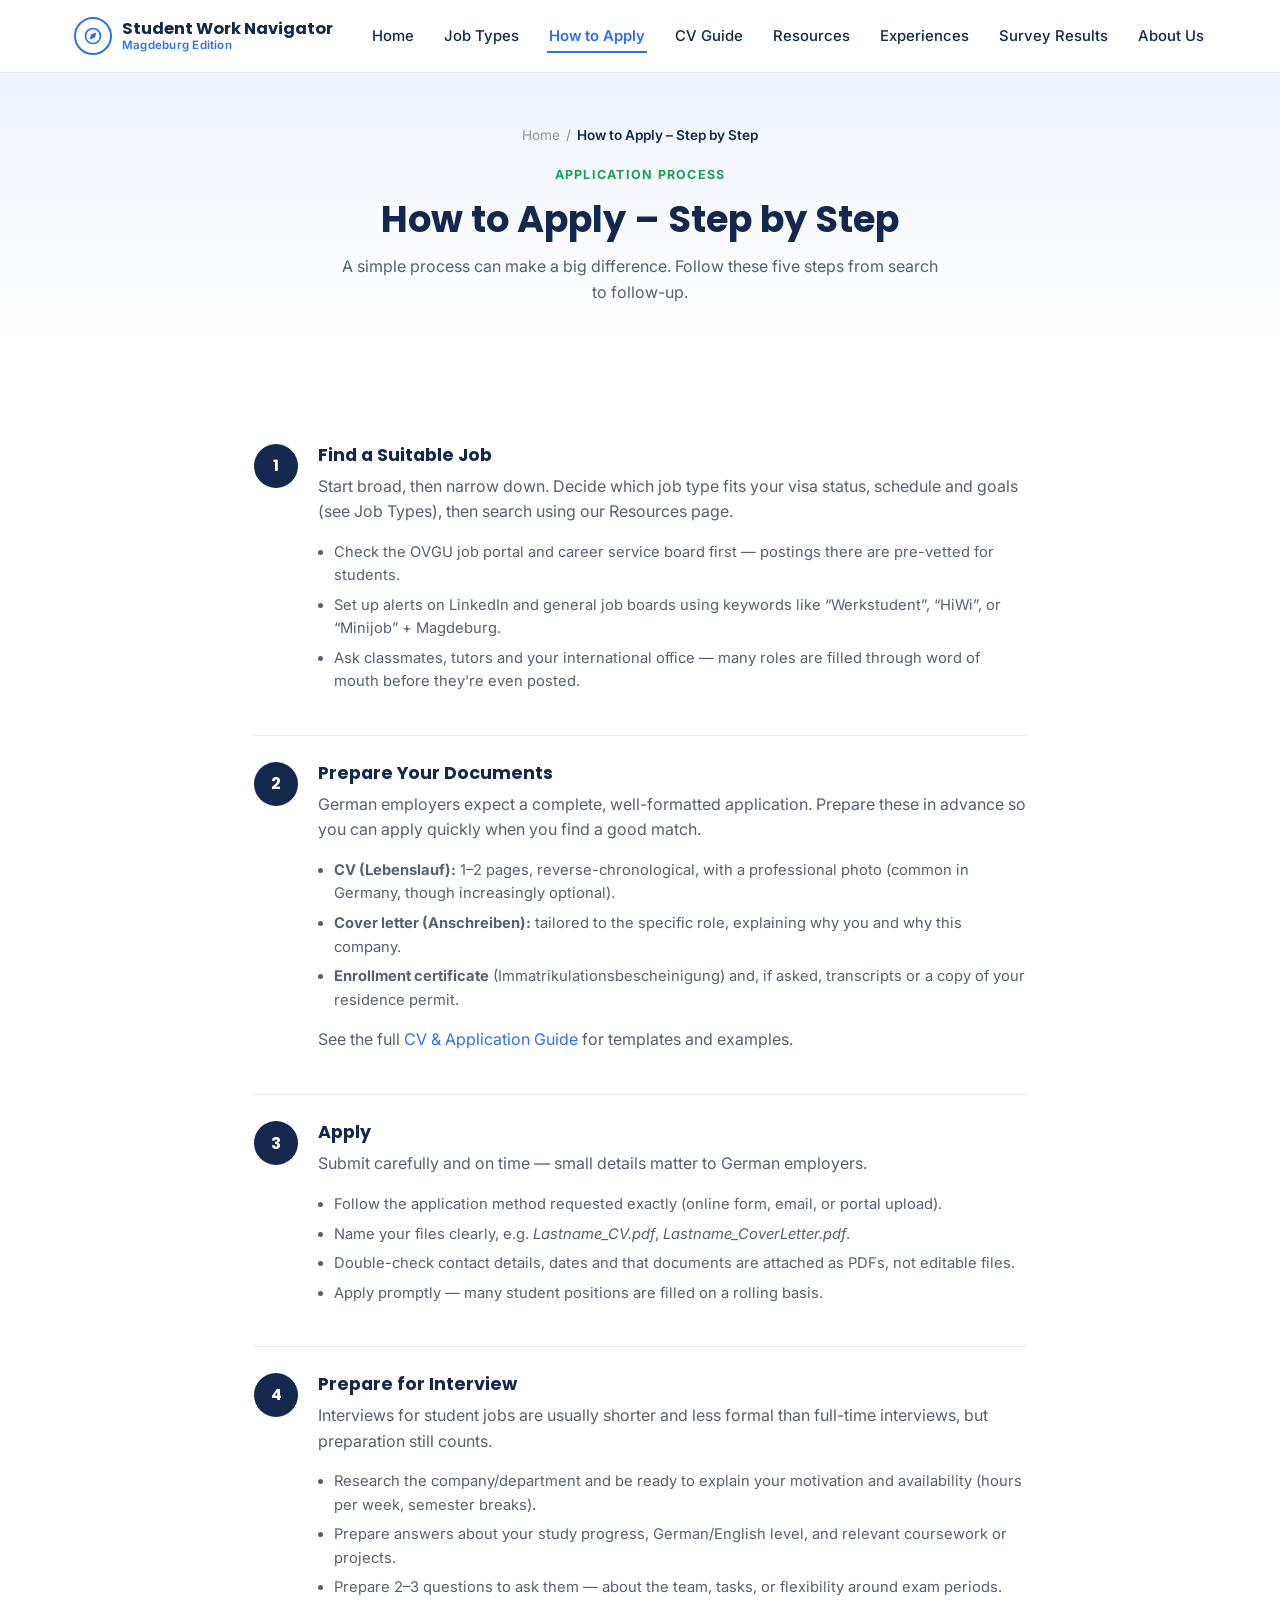
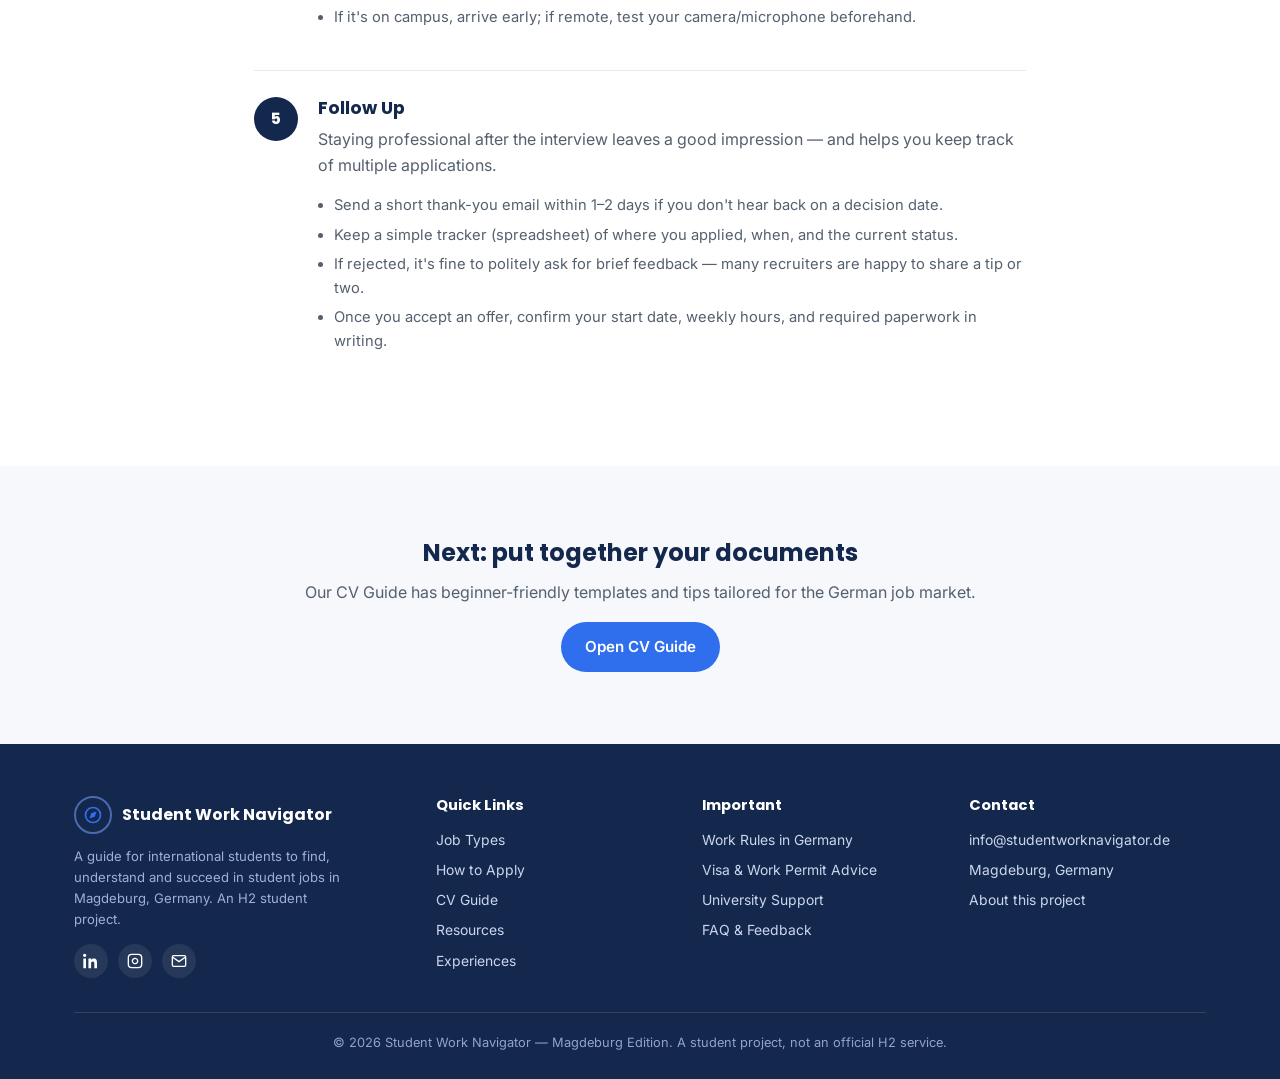
<file: how-to-apply.html>
<!DOCTYPE html>
<html lang="en">
<head>
  <meta charset="UTF-8">
  <meta name="viewport" content="width=device-width, initial-scale=1.0">
  <title>How to Apply | Student Work Navigator</title>
  <meta name="description" content="A detailed 5-step guide to applying for student jobs in Germany, from search to follow-up.">
<link rel="preconnect" href="https://fonts.googleapis.com">
  <link rel="preconnect" href="https://fonts.gstatic.com" crossorigin>
  <link href="https://fonts.googleapis.com/css2?family=Poppins:wght@500;600;700&family=Inter:wght@400;500;600;700&display=swap" rel="stylesheet">
  <link rel="stylesheet" href="css/style.css">
  <link rel="icon" href="data:image/svg+xml,<svg xmlns=%22http://www.w3.org/2000/svg%22 viewBox=%220 0 24 24%22><circle cx=%2212%22 cy=%2212%22 r=%2211%22 fill=%22%232f6fed%22/><polygon points=%2216.2,7.8 14.1,14.1 7.8,16.2 9.9,9.9%22 fill=%22white%22/></svg>">

</head>
<body>
  <header class="site-header">
    <div class="container nav-inner">
      <a href="index.html" class="brand">
        <span class="brand-mark"><svg width="20" height="20" viewBox="0 0 24 24" fill="none" stroke="#2f6fed" stroke-width="2" stroke-linecap="round" stroke-linejoin="round"><circle cx="12" cy="12" r="9"></circle><polygon points="16.24 7.76 14.12 14.12 7.76 16.24 9.88 9.88 16.24 7.76" fill="#2f6fed" stroke="none"></polygon></svg></span>
        <span class="brand-text"><strong>Student Work Navigator</strong><span>Magdeburg Edition</span></span>
      </a>
      <nav>
        <ul class="nav-links">
        <li><a href="index.html">Home</a></li>
        <li><a href="job-types.html">Job Types</a></li>
        <li><a href="how-to-apply.html" class="active">How to Apply</a></li>
        <li><a href="cv-guide.html">CV Guide</a></li>
        <li><a href="resources.html">Resources</a></li>
        <li><a href="experiences.html">Experiences</a></li>
        <li><a href="survey-results.html">Survey Results</a></li>
        <li><a href="about.html">About Us</a></li>
        </ul>
      </nav>
      <button class="nav-toggle" aria-label="Toggle menu">
        <svg viewBox="0 0 24 24" fill="none" stroke="currentColor" stroke-width="2" stroke-linecap="round" stroke-linejoin="round"><line x1="3" y1="12" x2="21" y2="12"></line><line x1="3" y1="6" x2="21" y2="6"></line><line x1="3" y1="18" x2="21" y2="18"></line></svg>
      </button>
    </div>
  </header>

  <section class="page-hero">
    <div class="container">
      <div class="breadcrumb"><a href="index.html">Home</a><span class="sep">/</span><span class="current">How to Apply – Step by Step</span></div>
      <span class="kicker">Application Process</span>
      <h1>How to Apply – Step by Step</h1>
      <p>A simple process can make a big difference. Follow these five steps from search to follow-up.</p>
    </div>
  </section>

  <section class="section">
    <div class="container" style="max-width:820px;">

      <div class="guide-step">
        <div class="guide-num">1</div>
        <div>
          <h3>Find a Suitable Job</h3>
          <p>Start broad, then narrow down. Decide which job type fits your visa status, schedule and goals (see Job Types), then search using our Resources page.</p>
          <ul>
            <li>Check the OVGU job portal and career service board first &mdash; postings there are pre-vetted for students.</li>
            <li>Set up alerts on LinkedIn and general job boards using keywords like &ldquo;Werkstudent&rdquo;, &ldquo;HiWi&rdquo;, or &ldquo;Minijob&rdquo; + Magdeburg.</li>
            <li>Ask classmates, tutors and your international office &mdash; many roles are filled through word of mouth before they're even posted.</li>
          </ul>
        </div>
      </div>

      <div class="guide-step">
        <div class="guide-num">2</div>
        <div>
          <h3>Prepare Your Documents</h3>
          <p>German employers expect a complete, well-formatted application. Prepare these in advance so you can apply quickly when you find a good match.</p>
          <ul>
            <li><strong>CV (Lebenslauf):</strong> 1&ndash;2 pages, reverse-chronological, with a professional photo (common in Germany, though increasingly optional).</li>
            <li><strong>Cover letter (Anschreiben):</strong> tailored to the specific role, explaining why you and why this company.</li>
            <li><strong>Enrollment certificate</strong> (Immatrikulationsbescheinigung) and, if asked, transcripts or a copy of your residence permit.</li>
          </ul>
          <p>See the full <a href="cv-guide.html">CV &amp; Application Guide</a> for templates and examples.</p>
        </div>
      </div>

      <div class="guide-step">
        <div class="guide-num">3</div>
        <div>
          <h3>Apply</h3>
          <p>Submit carefully and on time &mdash; small details matter to German employers.</p>
          <ul>
            <li>Follow the application method requested exactly (online form, email, or portal upload).</li>
            <li>Name your files clearly, e.g. <em>Lastname_CV.pdf</em>, <em>Lastname_CoverLetter.pdf</em>.</li>
            <li>Double-check contact details, dates and that documents are attached as PDFs, not editable files.</li>
            <li>Apply promptly &mdash; many student positions are filled on a rolling basis.</li>
          </ul>
        </div>
      </div>

      <div class="guide-step">
        <div class="guide-num">4</div>
        <div>
          <h3>Prepare for Interview</h3>
          <p>Interviews for student jobs are usually shorter and less formal than full-time interviews, but preparation still counts.</p>
          <ul>
            <li>Research the company/department and be ready to explain your motivation and availability (hours per week, semester breaks).</li>
            <li>Prepare answers about your study progress, German/English level, and relevant coursework or projects.</li>
            <li>Prepare 2&ndash;3 questions to ask them &mdash; about the team, tasks, or flexibility around exam periods.</li>
            <li>If it's on campus, arrive early; if remote, test your camera/microphone beforehand.</li>
          </ul>
        </div>
      </div>

      <div class="guide-step">
        <div class="guide-num">5</div>
        <div>
          <h3>Follow Up</h3>
          <p>Staying professional after the interview leaves a good impression &mdash; and helps you keep track of multiple applications.</p>
          <ul>
            <li>Send a short thank-you email within 1&ndash;2 days if you don't hear back on a decision date.</li>
            <li>Keep a simple tracker (spreadsheet) of where you applied, when, and the current status.</li>
            <li>If rejected, it's fine to politely ask for brief feedback &mdash; many recruiters are happy to share a tip or two.</li>
            <li>Once you accept an offer, confirm your start date, weekly hours, and required paperwork in writing.</li>
          </ul>
        </div>
      </div>

    </div>
  </section>

  <section class="section alt">
    <div class="container" style="text-align:center;">
      <h2>Next: put together your documents</h2>
      <p>Our CV Guide has beginner-friendly templates and tips tailored for the German job market.</p>
      <a href="cv-guide.html" class="btn btn-primary">Open CV Guide</a>
    </div>
  </section>

  <footer class="site-footer">
    <div class="container">
      <div class="footer-grid">
        <div>
          <div class="footer-brand">
            <span class="brand-mark"><svg width="20" height="20" viewBox="0 0 24 24" fill="none" stroke="#2f6fed" stroke-width="2" stroke-linecap="round" stroke-linejoin="round"><circle cx="12" cy="12" r="9"></circle><polygon points="16.24 7.76 14.12 14.12 7.76 16.24 9.88 9.88 16.24 7.76" fill="#2f6fed" stroke="none"></polygon></svg></span>
            <strong>Student Work Navigator</strong>
          </div>
          <p class="footer-note">A guide for international students to find, understand and succeed in student jobs in Magdeburg, Germany. An H2 student project.</p>
          <div class="social-row">
            <a href="https://www.linkedin.com" target="_blank" rel="noopener" aria-label="LinkedIn"><svg width="16" height="16" viewBox="0 0 24 24" fill="currentColor"><path d="M4.98 3.5C4.98 4.88 3.87 6 2.5 6S0 4.88 0 3.5 1.12 1 2.5 1s2.48 1.12 2.48 2.5zM.5 8.25h4V23h-4V8.25zM8.5 8.25h3.83v2.02h.05c.53-1 1.84-2.06 3.79-2.06 4.05 0 4.8 2.67 4.8 6.14V23h-4v-6.75c0-1.61-.03-3.68-2.24-3.68-2.25 0-2.6 1.76-2.6 3.57V23h-4V8.25z"/></svg></a>
            <a href="https://www.instagram.com" target="_blank" rel="noopener" aria-label="Instagram"><svg width="16" height="16" viewBox="0 0 24 24" fill="none" stroke="currentColor" stroke-width="2"><rect x="2" y="2" width="20" height="20" rx="5" ry="5"></rect><path d="M16 11.37A4 4 0 1 1 12.63 8 4 4 0 0 1 16 11.37z"></path><line x1="17.5" y1="6.5" x2="17.5" y2="6.5"></line></svg></a>
            <a href="mailto:info@studentworknavigator.de" aria-label="Email"><svg width="16" height="16" viewBox="0 0 24 24" fill="none" stroke="currentColor" stroke-width="2"><path d="M22 6c0-1.1-.9-2-2-2H4c-1.1 0-2 .9-2 2v12c0 1.1.9 2 2 2h16c1.1 0 2-.9 2-2V6z"></path><polyline points="22,6 12,13 2,6"></polyline></svg></a>
          </div>
        </div>
        <div>
          <h4>Quick Links</h4>
          <ul>
            <li><a href="job-types.html">Job Types</a></li>
            <li><a href="how-to-apply.html">How to Apply</a></li>
            <li><a href="cv-guide.html">CV Guide</a></li>
            <li><a href="resources.html">Resources</a></li>
            <li><a href="experiences.html">Experiences</a></li>
          </ul>
        </div>
        <div>
          <h4>Important</h4>
          <ul>
            <li><a href="https://www.studierendenwerke.de/fileadmin/user_upload/Jobs_internationale_Studierende_eng_bf.pdf" target="_blank" rel="noopener">Work Rules in Germany</a></li>
            <li><a href="https://www.h2.de/no_cache/en/the-university/international.html" target="_blank" rel="noopener">Visa &amp; Work Permit Advice</a></li>
            <li><a href="https://www.h2.de/no_cache/en/studies/student-advisory-service.html" target="_blank" rel="noopener">University Support</a></li>
            <li><a href="survey-results.html">FAQ &amp; Feedback</a></li>
          </ul>
        </div>
        <div>
          <h4>Contact</h4>
          <ul>
            <li>info@studentworknavigator.de</li>
            <li>Magdeburg, Germany</li>
            <li><a href="about.html">About this project</a></li>
          </ul>
        </div>
      </div>
      <div class="footer-bottom">&copy; 2026 Student Work Navigator &mdash; Magdeburg Edition. A student project, not an official H2 service.</div>
    </div>
  </footer>
  <script src="js/main.js"></script>


</body>
</html>
</file>
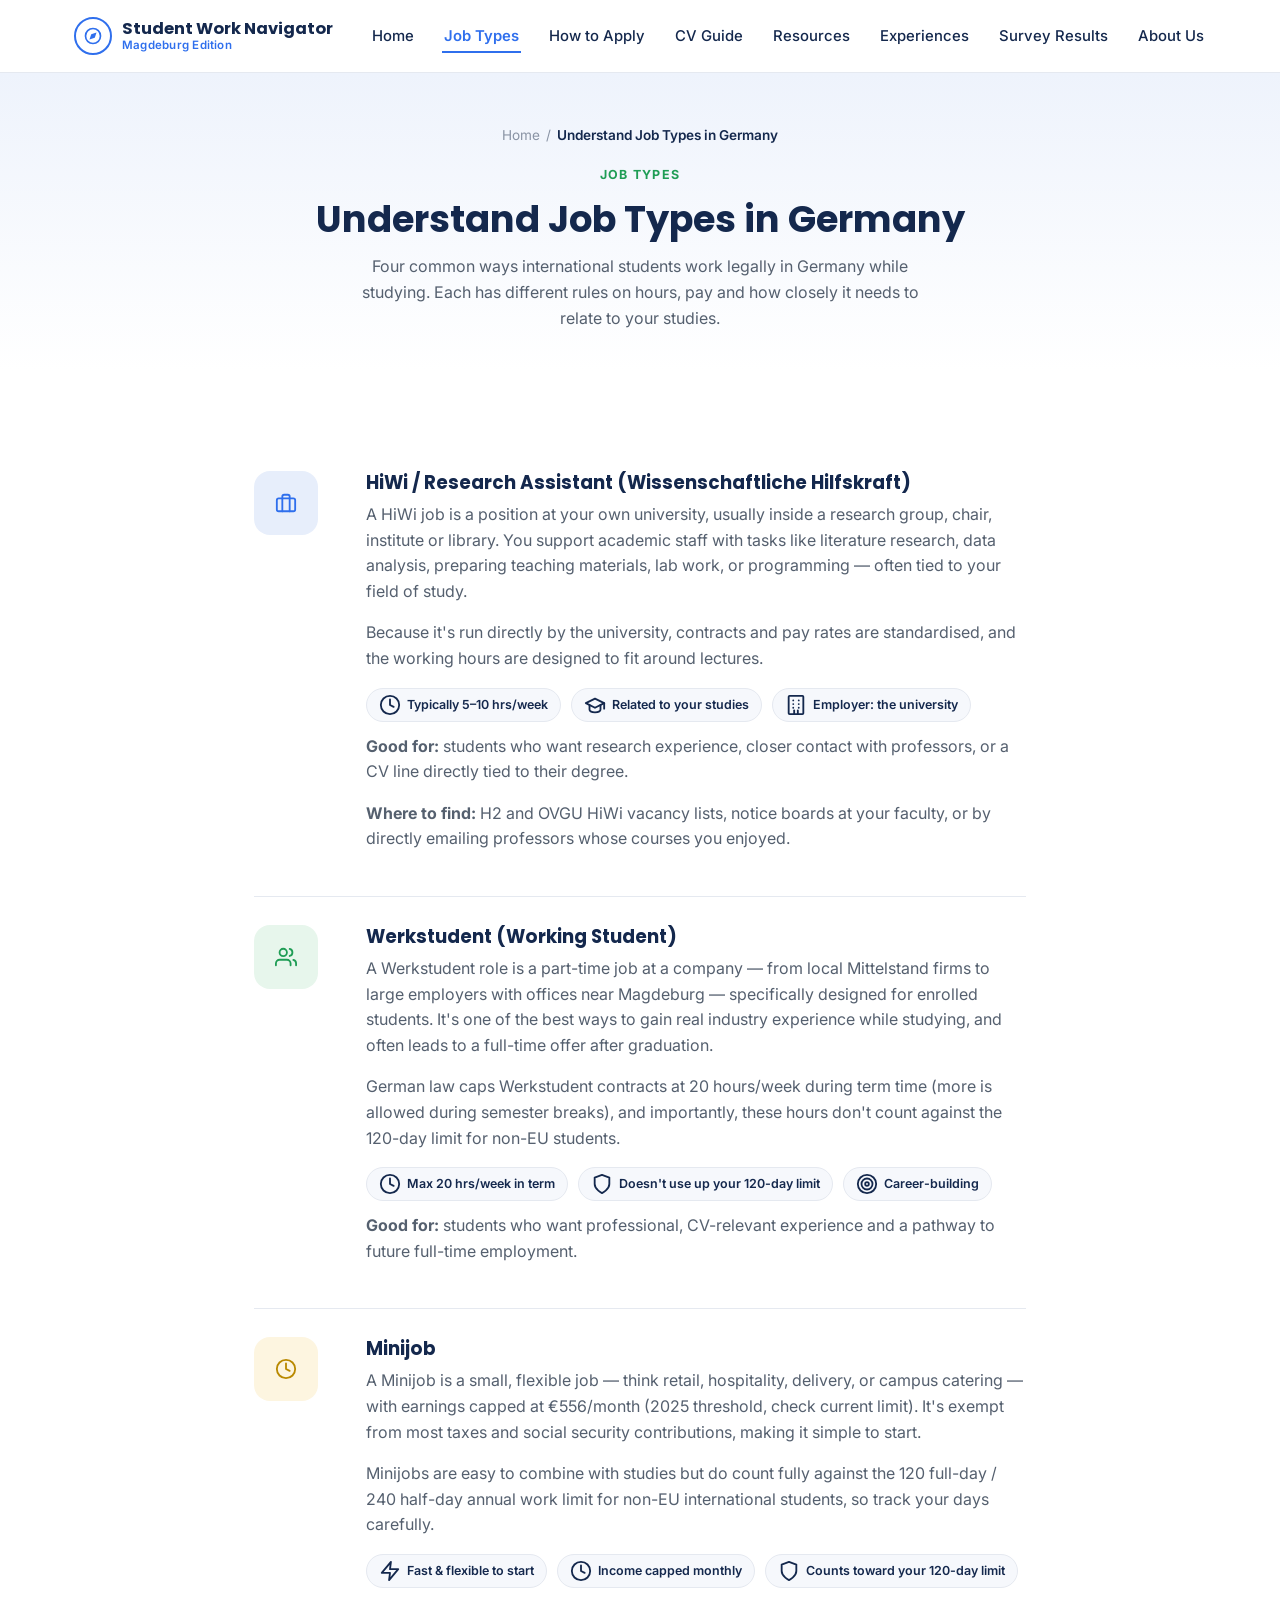
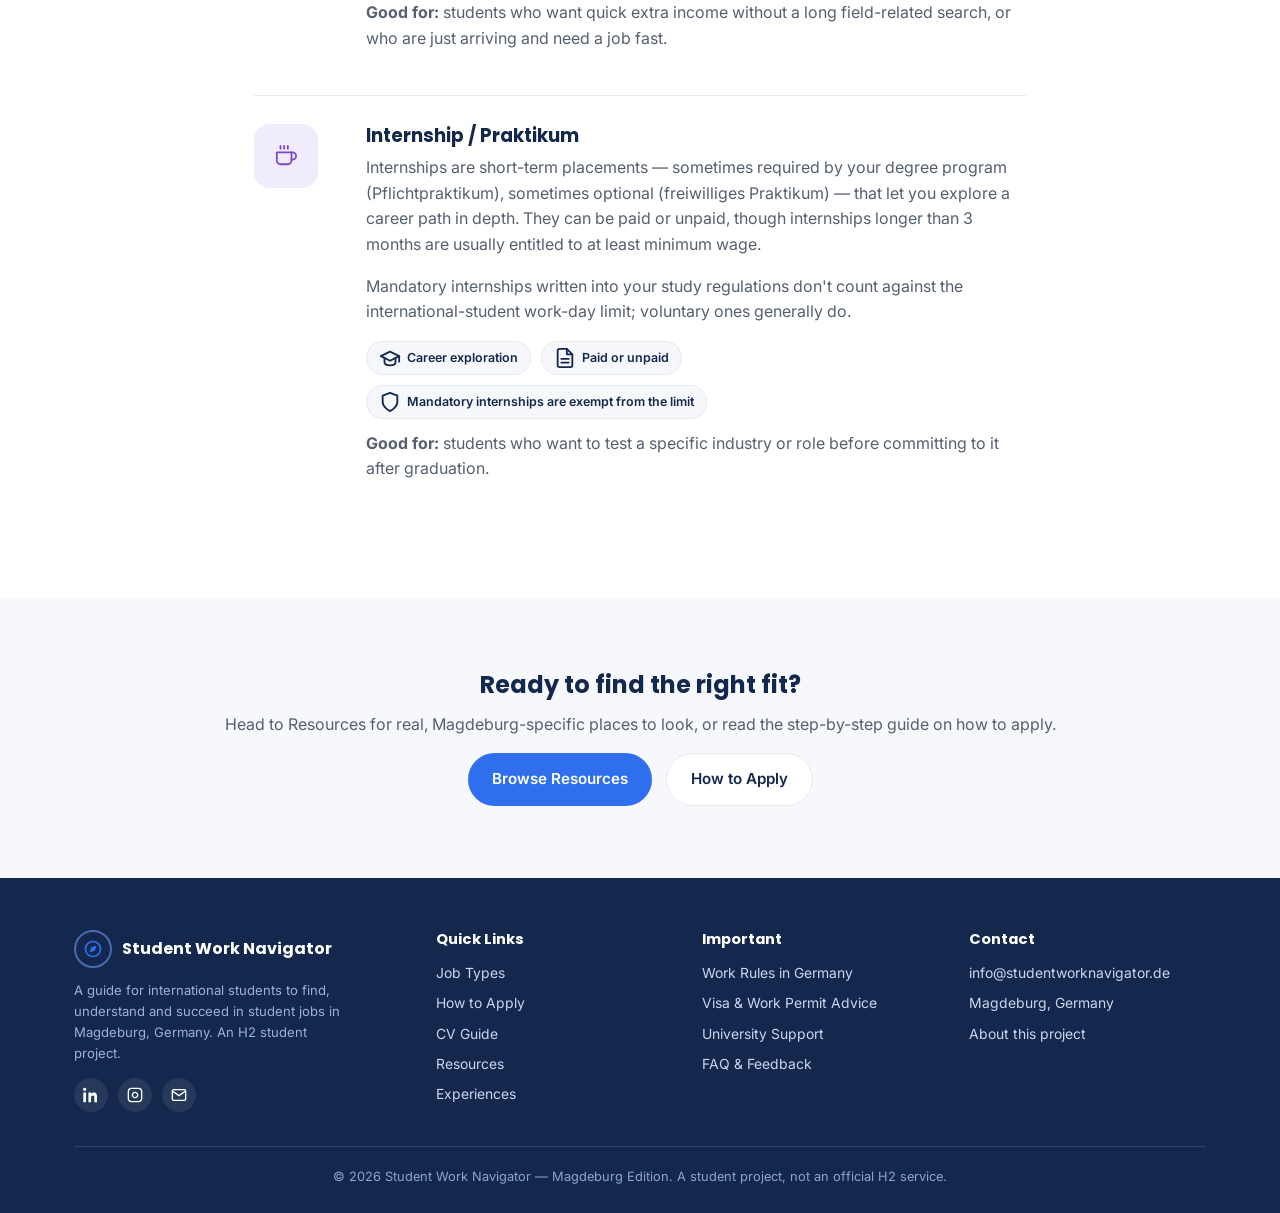
<file: job-types.html>
<!DOCTYPE html>
<html lang="en">
<head>
  <meta charset="UTF-8">
  <meta name="viewport" content="width=device-width, initial-scale=1.0">
  <title>Job Types | Student Work Navigator</title>
  <meta name="description" content="Understand HiWi, Werkstudent, Minijob and Internship options for international students in Germany.">
<link rel="preconnect" href="https://fonts.googleapis.com">
  <link rel="preconnect" href="https://fonts.gstatic.com" crossorigin>
  <link href="https://fonts.googleapis.com/css2?family=Poppins:wght@500;600;700&family=Inter:wght@400;500;600;700&display=swap" rel="stylesheet">
  <link rel="stylesheet" href="css/style.css">
  <link rel="icon" href="data:image/svg+xml,<svg xmlns=%22http://www.w3.org/2000/svg%22 viewBox=%220 0 24 24%22><circle cx=%2212%22 cy=%2212%22 r=%2211%22 fill=%22%232f6fed%22/><polygon points=%2216.2,7.8 14.1,14.1 7.8,16.2 9.9,9.9%22 fill=%22white%22/></svg>">

</head>
<body>
  <header class="site-header">
    <div class="container nav-inner">
      <a href="index.html" class="brand">
        <span class="brand-mark"><svg width="20" height="20" viewBox="0 0 24 24" fill="none" stroke="#2f6fed" stroke-width="2" stroke-linecap="round" stroke-linejoin="round"><circle cx="12" cy="12" r="9"></circle><polygon points="16.24 7.76 14.12 14.12 7.76 16.24 9.88 9.88 16.24 7.76" fill="#2f6fed" stroke="none"></polygon></svg></span>
        <span class="brand-text"><strong>Student Work Navigator</strong><span>Magdeburg Edition</span></span>
      </a>
      <nav>
        <ul class="nav-links">
        <li><a href="index.html">Home</a></li>
        <li><a href="job-types.html" class="active">Job Types</a></li>
        <li><a href="how-to-apply.html">How to Apply</a></li>
        <li><a href="cv-guide.html">CV Guide</a></li>
        <li><a href="resources.html">Resources</a></li>
        <li><a href="experiences.html">Experiences</a></li>
        <li><a href="survey-results.html">Survey Results</a></li>
        <li><a href="about.html">About Us</a></li>
        </ul>
      </nav>
      <button class="nav-toggle" aria-label="Toggle menu">
        <svg viewBox="0 0 24 24" fill="none" stroke="currentColor" stroke-width="2" stroke-linecap="round" stroke-linejoin="round"><line x1="3" y1="12" x2="21" y2="12"></line><line x1="3" y1="6" x2="21" y2="6"></line><line x1="3" y1="18" x2="21" y2="18"></line></svg>
      </button>
    </div>
  </header>

  <section class="page-hero">
    <div class="container">
      <div class="breadcrumb"><a href="index.html">Home</a><span class="sep">/</span><span class="current">Understand Job Types in Germany</span></div>
      <span class="kicker">Job Types</span>
      <h1>Understand Job Types in Germany</h1>
      <p>Four common ways international students work legally in Germany while studying. Each has different rules on hours, pay and how closely it needs to relate to your studies.</p>
    </div>
  </section>

  <section class="section">
    <div class="container" style="max-width:820px;">

      <div class="detail-block" id="hiwi">
        <div class="detail-icon" style="background:var(--card-blue); color:var(--blue);"><svg width="22" height="22" viewBox="0 0 24 24" fill="none" stroke="currentColor" stroke-width="2" stroke-linecap="round" stroke-linejoin="round"><rect x="2" y="7" width="20" height="14" rx="2" ry="2"></rect><path d="M16 21V5a2 2 0 0 0-2-2h-4a2 2 0 0 0-2 2v16"></path></svg></div>
        <div>
          <h3>HiWi / Research Assistant (Wissenschaftliche Hilfskraft)</h3>
          <p>A HiWi job is a position at your own university, usually inside a research group, chair, institute or library. You support academic staff with tasks like literature research, data analysis, preparing teaching materials, lab work, or programming &mdash; often tied to your field of study.</p>
          <p>Because it's run directly by the university, contracts and pay rates are standardised, and the working hours are designed to fit around lectures.</p>
          <div class="detail-meta">
            <span class="tag"><svg width="22" height="22" viewBox="0 0 24 24" fill="none" stroke="currentColor" stroke-width="2" stroke-linecap="round" stroke-linejoin="round"><circle cx="12" cy="12" r="10"></circle><polyline points="12 6 12 12 16 14"></polyline></svg> Typically 5&ndash;10 hrs/week</span>
            <span class="tag"><svg width="22" height="22" viewBox="0 0 24 24" fill="none" stroke="currentColor" stroke-width="2" stroke-linecap="round" stroke-linejoin="round"><path d="M22 10L12 5 2 10l10 5 10-5z"></path><path d="M6 12v5c0 1.7 2.7 3 6 3s6-1.3 6-3v-5"></path><path d="M22 10v6"></path></svg> Related to your studies</span>
            <span class="tag"><svg width="22" height="22" viewBox="0 0 24 24" fill="none" stroke="currentColor" stroke-width="2" stroke-linecap="round" stroke-linejoin="round"><rect x="4" y="2" width="16" height="20" rx="1"></rect><line x1="9" y1="7" x2="9" y2="7.01"></line><line x1="15" y1="7" x2="15" y2="7.01"></line><line x1="9" y1="11" x2="9" y2="11.01"></line><line x1="15" y1="11" x2="15" y2="11.01"></line><line x1="9" y1="15" x2="9" y2="15.01"></line><line x1="15" y1="15" x2="15" y2="15.01"></line><line x1="10" y1="22" x2="10" y2="18"></line><line x1="14" y1="22" x2="14" y2="18"></line></svg> Employer: the university</span>
          </div>
          <p style="margin-top:12px;"><strong>Good for:</strong> students who want research experience, closer contact with professors, or a CV line directly tied to their degree.</p>
          <p><strong>Where to find:</strong> H2 and OVGU HiWi vacancy lists, notice boards at your faculty, or by directly emailing professors whose courses you enjoyed.</p>
        </div>
      </div>

      <div class="detail-block" id="werkstudent">
        <div class="detail-icon" style="background:var(--card-green); color:var(--green);"><svg width="22" height="22" viewBox="0 0 24 24" fill="none" stroke="currentColor" stroke-width="2" stroke-linecap="round" stroke-linejoin="round"><path d="M17 21v-2a4 4 0 0 0-4-4H5a4 4 0 0 0-4 4v2"></path><circle cx="9" cy="7" r="4"></circle><path d="M23 21v-2a4 4 0 0 0-3-3.87"></path><path d="M16 3.13a4 4 0 0 1 0 7.75"></path></svg></div>
        <div>
          <h3>Werkstudent (Working Student)</h3>
          <p>A Werkstudent role is a part-time job at a company &mdash; from local Mittelstand firms to large employers with offices near Magdeburg &mdash; specifically designed for enrolled students. It's one of the best ways to gain real industry experience while studying, and often leads to a full-time offer after graduation.</p>
          <p>German law caps Werkstudent contracts at 20 hours/week during term time (more is allowed during semester breaks), and importantly, these hours don't count against the 120-day limit for non-EU students.</p>
          <div class="detail-meta">
            <span class="tag"><svg width="22" height="22" viewBox="0 0 24 24" fill="none" stroke="currentColor" stroke-width="2" stroke-linecap="round" stroke-linejoin="round"><circle cx="12" cy="12" r="10"></circle><polyline points="12 6 12 12 16 14"></polyline></svg> Max 20 hrs/week in term</span>
            <span class="tag"><svg width="22" height="22" viewBox="0 0 24 24" fill="none" stroke="currentColor" stroke-width="2" stroke-linecap="round" stroke-linejoin="round"><path d="M12 22s8-4 8-10V5l-8-3-8 3v7c0 6 8 10 8 10z"></path></svg> Doesn't use up your 120-day limit</span>
            <span class="tag"><svg width="22" height="22" viewBox="0 0 24 24" fill="none" stroke="currentColor" stroke-width="2" stroke-linecap="round" stroke-linejoin="round"><circle cx="12" cy="12" r="10"></circle><circle cx="12" cy="12" r="6"></circle><circle cx="12" cy="12" r="2"></circle></svg> Career-building</span>
          </div>
          <p style="margin-top:12px;"><strong>Good for:</strong> students who want professional, CV-relevant experience and a pathway to future full-time employment.</p>
        </div>
      </div>

      <div class="detail-block" id="minijob">
        <div class="detail-icon" style="background:var(--card-yellow); color:#b98900;"><svg width="22" height="22" viewBox="0 0 24 24" fill="none" stroke="currentColor" stroke-width="2" stroke-linecap="round" stroke-linejoin="round"><circle cx="12" cy="12" r="10"></circle><polyline points="12 6 12 12 16 14"></polyline></svg></div>
        <div>
          <h3>Minijob</h3>
          <p>A Minijob is a small, flexible job &mdash; think retail, hospitality, delivery, or campus catering &mdash; with earnings capped at &euro;556/month (2025 threshold, check current limit). It's exempt from most taxes and social security contributions, making it simple to start.</p>
          <p>Minijobs are easy to combine with studies but do count fully against the 120 full-day / 240 half-day annual work limit for non-EU international students, so track your days carefully.</p>
          <div class="detail-meta">
            <span class="tag"><svg width="22" height="22" viewBox="0 0 24 24" fill="none" stroke="currentColor" stroke-width="2" stroke-linecap="round" stroke-linejoin="round"><polygon points="13 2 3 14 12 14 11 22 21 10 12 10 13 2"></polygon></svg> Fast &amp; flexible to start</span>
            <span class="tag"><svg width="22" height="22" viewBox="0 0 24 24" fill="none" stroke="currentColor" stroke-width="2" stroke-linecap="round" stroke-linejoin="round"><circle cx="12" cy="12" r="10"></circle><polyline points="12 6 12 12 16 14"></polyline></svg> Income capped monthly</span>
            <span class="tag"><svg width="22" height="22" viewBox="0 0 24 24" fill="none" stroke="currentColor" stroke-width="2" stroke-linecap="round" stroke-linejoin="round"><path d="M12 22s8-4 8-10V5l-8-3-8 3v7c0 6 8 10 8 10z"></path></svg> Counts toward your 120-day limit</span>
          </div>
          <p style="margin-top:12px;"><strong>Good for:</strong> students who want quick extra income without a long field-related search, or who are just arriving and need a job fast.</p>
        </div>
      </div>

      <div class="detail-block" id="internship">
        <div class="detail-icon" style="background:var(--card-purple); color:#7a4ac9;"><svg width="22" height="22" viewBox="0 0 24 24" fill="none" stroke="currentColor" stroke-width="2" stroke-linecap="round" stroke-linejoin="round"><path d="M18 8h1a4 4 0 0 1 0 8h-1"></path><path d="M2 8h16v9a4 4 0 0 1-4 4H6a4 4 0 0 1-4-4V8z"></path><line x1="6" y1="1" x2="6" y2="4"></line><line x1="10" y1="1" x2="10" y2="4"></line><line x1="14" y1="1" x2="14" y2="4"></line></svg></div>
        <div>
          <h3>Internship / Praktikum</h3>
          <p>Internships are short-term placements &mdash; sometimes required by your degree program (Pflichtpraktikum), sometimes optional (freiwilliges Praktikum) &mdash; that let you explore a career path in depth. They can be paid or unpaid, though internships longer than 3 months are usually entitled to at least minimum wage.</p>
          <p>Mandatory internships written into your study regulations don't count against the international-student work-day limit; voluntary ones generally do.</p>
          <div class="detail-meta">
            <span class="tag"><svg width="22" height="22" viewBox="0 0 24 24" fill="none" stroke="currentColor" stroke-width="2" stroke-linecap="round" stroke-linejoin="round"><path d="M22 10L12 5 2 10l10 5 10-5z"></path><path d="M6 12v5c0 1.7 2.7 3 6 3s6-1.3 6-3v-5"></path><path d="M22 10v6"></path></svg> Career exploration</span>
            <span class="tag"><svg width="22" height="22" viewBox="0 0 24 24" fill="none" stroke="currentColor" stroke-width="2" stroke-linecap="round" stroke-linejoin="round"><path d="M14 2H6a2 2 0 0 0-2 2v16a2 2 0 0 0 2 2h12a2 2 0 0 0 2-2V8z"></path><polyline points="14 2 14 8 20 8"></polyline><line x1="16" y1="13" x2="8" y2="13"></line><line x1="16" y1="17" x2="8" y2="17"></line></svg> Paid or unpaid</span>
            <span class="tag"><svg width="22" height="22" viewBox="0 0 24 24" fill="none" stroke="currentColor" stroke-width="2" stroke-linecap="round" stroke-linejoin="round"><path d="M12 22s8-4 8-10V5l-8-3-8 3v7c0 6 8 10 8 10z"></path></svg> Mandatory internships are exempt from the limit</span>
          </div>
          <p style="margin-top:12px;"><strong>Good for:</strong> students who want to test a specific industry or role before committing to it after graduation.</p>
        </div>
      </div>

    </div>
  </section>

  <section class="section alt">
    <div class="container" style="text-align:center;">
      <h2>Ready to find the right fit?</h2>
      <p>Head to Resources for real, Magdeburg-specific places to look, or read the step-by-step guide on how to apply.</p>
      <div style="display:flex; gap:14px; justify-content:center; flex-wrap:wrap; margin-top:10px;">
        <a href="resources.html" class="btn btn-primary">Browse Resources</a>
        <a href="how-to-apply.html" class="btn btn-outline">How to Apply</a>
      </div>
    </div>
  </section>

  <footer class="site-footer">
    <div class="container">
      <div class="footer-grid">
        <div>
          <div class="footer-brand">
            <span class="brand-mark"><svg width="20" height="20" viewBox="0 0 24 24" fill="none" stroke="#2f6fed" stroke-width="2" stroke-linecap="round" stroke-linejoin="round"><circle cx="12" cy="12" r="9"></circle><polygon points="16.24 7.76 14.12 14.12 7.76 16.24 9.88 9.88 16.24 7.76" fill="#2f6fed" stroke="none"></polygon></svg></span>
            <strong>Student Work Navigator</strong>
          </div>
          <p class="footer-note">A guide for international students to find, understand and succeed in student jobs in Magdeburg, Germany. An H2 student project.</p>
          <div class="social-row">
            <a href="https://www.linkedin.com" target="_blank" rel="noopener" aria-label="LinkedIn"><svg width="16" height="16" viewBox="0 0 24 24" fill="currentColor"><path d="M4.98 3.5C4.98 4.88 3.87 6 2.5 6S0 4.88 0 3.5 1.12 1 2.5 1s2.48 1.12 2.48 2.5zM.5 8.25h4V23h-4V8.25zM8.5 8.25h3.83v2.02h.05c.53-1 1.84-2.06 3.79-2.06 4.05 0 4.8 2.67 4.8 6.14V23h-4v-6.75c0-1.61-.03-3.68-2.24-3.68-2.25 0-2.6 1.76-2.6 3.57V23h-4V8.25z"/></svg></a>
            <a href="https://www.instagram.com" target="_blank" rel="noopener" aria-label="Instagram"><svg width="16" height="16" viewBox="0 0 24 24" fill="none" stroke="currentColor" stroke-width="2"><rect x="2" y="2" width="20" height="20" rx="5" ry="5"></rect><path d="M16 11.37A4 4 0 1 1 12.63 8 4 4 0 0 1 16 11.37z"></path><line x1="17.5" y1="6.5" x2="17.5" y2="6.5"></line></svg></a>
            <a href="mailto:info@studentworknavigator.de" aria-label="Email"><svg width="16" height="16" viewBox="0 0 24 24" fill="none" stroke="currentColor" stroke-width="2"><path d="M22 6c0-1.1-.9-2-2-2H4c-1.1 0-2 .9-2 2v12c0 1.1.9 2 2 2h16c1.1 0 2-.9 2-2V6z"></path><polyline points="22,6 12,13 2,6"></polyline></svg></a>
          </div>
        </div>
        <div>
          <h4>Quick Links</h4>
          <ul>
            <li><a href="job-types.html">Job Types</a></li>
            <li><a href="how-to-apply.html">How to Apply</a></li>
            <li><a href="cv-guide.html">CV Guide</a></li>
            <li><a href="resources.html">Resources</a></li>
            <li><a href="experiences.html">Experiences</a></li>
          </ul>
        </div>
        <div>
          <h4>Important</h4>
          <ul>
            <li><a href="https://www.studierendenwerke.de/fileadmin/user_upload/Jobs_internationale_Studierende_eng_bf.pdf" target="_blank" rel="noopener">Work Rules in Germany</a></li>
            <li><a href="https://www.h2.de/no_cache/en/the-university/international.html" target="_blank" rel="noopener">Visa &amp; Work Permit Advice</a></li>
            <li><a href="https://www.h2.de/no_cache/en/studies/student-advisory-service.html" target="_blank" rel="noopener">University Support</a></li>
            <li><a href="survey-results.html">FAQ &amp; Feedback</a></li>
          </ul>
        </div>
        <div>
          <h4>Contact</h4>
          <ul>
            <li>info@studentworknavigator.de</li>
            <li>Magdeburg, Germany</li>
            <li><a href="about.html">About this project</a></li>
          </ul>
        </div>
      </div>
      <div class="footer-bottom">&copy; 2026 Student Work Navigator &mdash; Magdeburg Edition. A student project, not an official H2 service.</div>
    </div>
  </footer>
  <script src="js/main.js"></script>


</body>
</html>
</file>
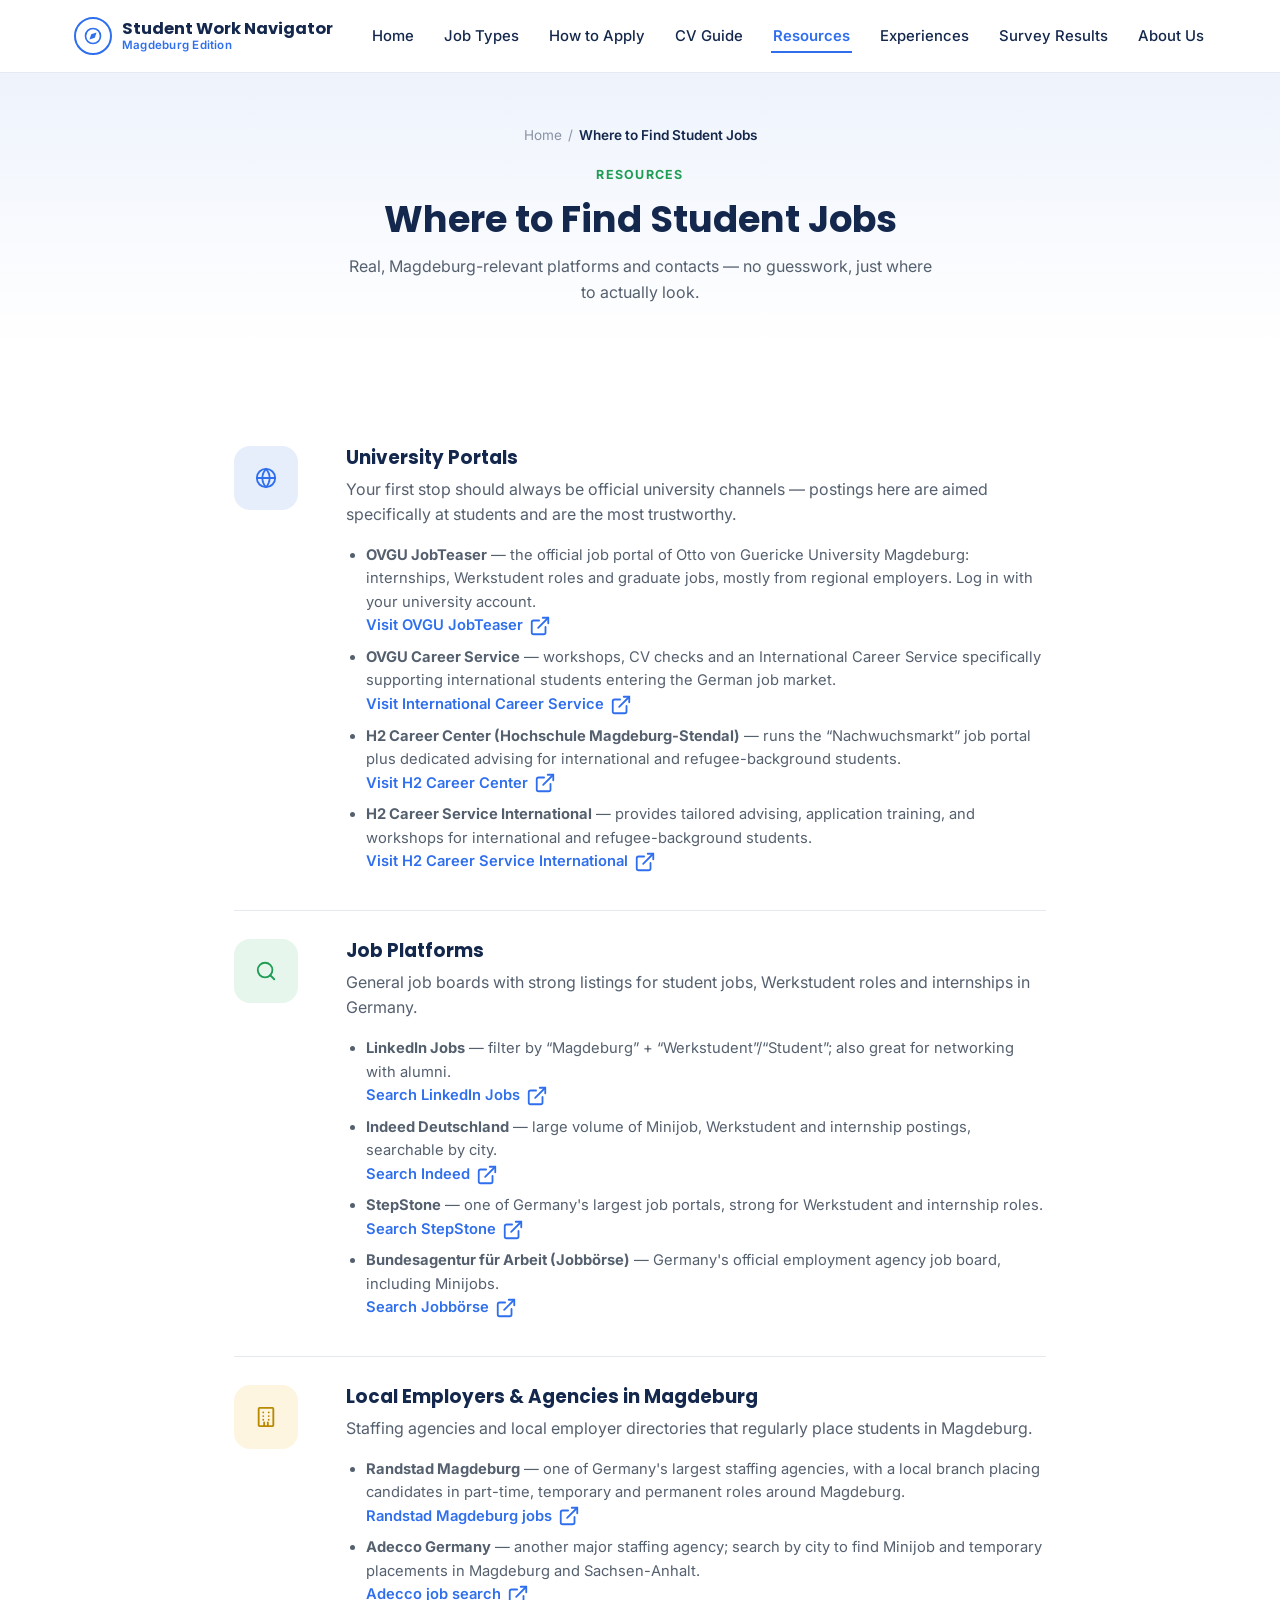
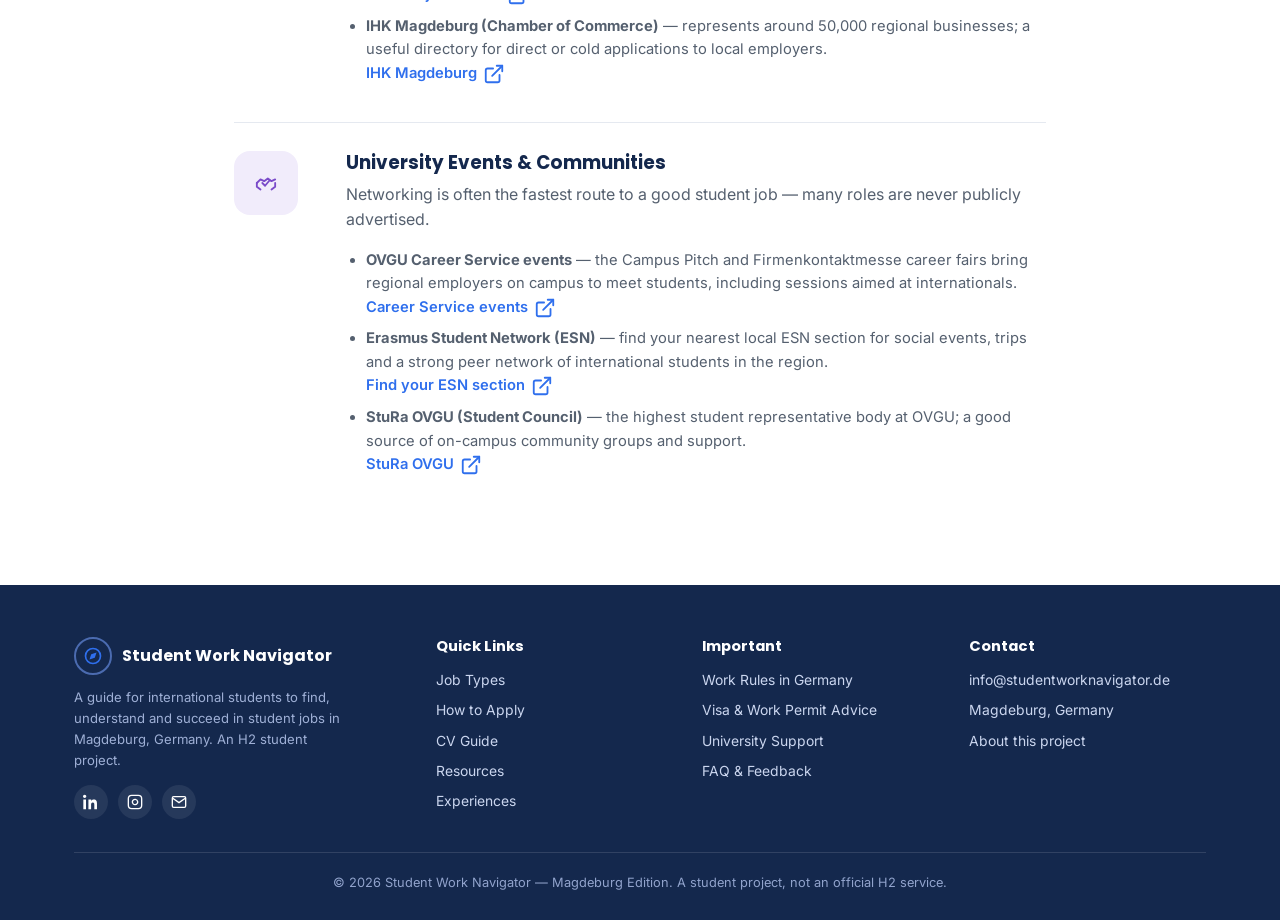
<file: resources.html>
<!DOCTYPE html>
<html lang="en">
<head>
  <meta charset="UTF-8">
  <meta name="viewport" content="width=device-width, initial-scale=1.0">
  <title>Resources | Student Work Navigator</title>
  <meta name="description" content="Real job platforms, OVGU portals, local Magdeburg agencies and student networking events for international students.">
<link rel="preconnect" href="https://fonts.googleapis.com">
  <link rel="preconnect" href="https://fonts.gstatic.com" crossorigin>
  <link href="https://fonts.googleapis.com/css2?family=Poppins:wght@500;600;700&family=Inter:wght@400;500;600;700&display=swap" rel="stylesheet">
  <link rel="stylesheet" href="css/style.css">
  <link rel="icon" href="data:image/svg+xml,<svg xmlns=%22http://www.w3.org/2000/svg%22 viewBox=%220 0 24 24%22><circle cx=%2212%22 cy=%2212%22 r=%2211%22 fill=%22%232f6fed%22/><polygon points=%2216.2,7.8 14.1,14.1 7.8,16.2 9.9,9.9%22 fill=%22white%22/></svg>">

</head>
<body>
  <header class="site-header">
    <div class="container nav-inner">
      <a href="index.html" class="brand">
        <span class="brand-mark"><svg width="20" height="20" viewBox="0 0 24 24" fill="none" stroke="#2f6fed" stroke-width="2" stroke-linecap="round" stroke-linejoin="round"><circle cx="12" cy="12" r="9"></circle><polygon points="16.24 7.76 14.12 14.12 7.76 16.24 9.88 9.88 16.24 7.76" fill="#2f6fed" stroke="none"></polygon></svg></span>
        <span class="brand-text"><strong>Student Work Navigator</strong><span>Magdeburg Edition</span></span>
      </a>
      <nav>
        <ul class="nav-links">
        <li><a href="index.html">Home</a></li>
        <li><a href="job-types.html">Job Types</a></li>
        <li><a href="how-to-apply.html">How to Apply</a></li>
        <li><a href="cv-guide.html">CV Guide</a></li>
        <li><a href="resources.html" class="active">Resources</a></li>
        <li><a href="experiences.html">Experiences</a></li>
        <li><a href="survey-results.html">Survey Results</a></li>
        <li><a href="about.html">About Us</a></li>
        </ul>
      </nav>
      <button class="nav-toggle" aria-label="Toggle menu">
        <svg viewBox="0 0 24 24" fill="none" stroke="currentColor" stroke-width="2" stroke-linecap="round" stroke-linejoin="round"><line x1="3" y1="12" x2="21" y2="12"></line><line x1="3" y1="6" x2="21" y2="6"></line><line x1="3" y1="18" x2="21" y2="18"></line></svg>
      </button>
    </div>
  </header>

  <section class="page-hero">
    <div class="container">
      <div class="breadcrumb"><a href="index.html">Home</a><span class="sep">/</span><span class="current">Where to Find Student Jobs</span></div>
      <span class="kicker">Resources</span>
      <h1>Where to Find Student Jobs</h1>
      <p>Real, Magdeburg-relevant platforms and contacts — no guesswork, just where to actually look.</p>
    </div>
  </section>

  <section class="section">
    <div class="container" style="max-width:860px;">

      <div class="detail-block" id="university-portals">
        <div class="detail-icon" style="background:var(--card-blue); color:var(--blue);"><svg width="22" height="22" viewBox="0 0 24 24" fill="none" stroke="currentColor" stroke-width="2" stroke-linecap="round" stroke-linejoin="round"><circle cx="12" cy="12" r="10"></circle><line x1="2" y1="12" x2="22" y2="12"></line><path d="M12 2a15.3 15.3 0 0 1 4 10 15.3 15.3 0 0 1-4 10 15.3 15.3 0 0 1-4-10 15.3 15.3 0 0 1 4-10z"></path></svg></div>
        <div>
          <h3>University Portals</h3>
          <p>Your first stop should always be official university channels &mdash; postings here are aimed specifically at students and are the most trustworthy.</p>
          <ul class="modal-list">
            <li><strong>OVGU JobTeaser</strong> &mdash; the official job portal of Otto von Guericke University Magdeburg: internships, Werkstudent roles and graduate jobs, mostly from regional employers. Log in with your university account.
              <br><a class="link-arrow" href="https://www.ovgu.de/jobteaser.html" target="_blank" rel="noopener">Visit OVGU JobTeaser <svg width="22" height="22" viewBox="0 0 24 24" fill="none" stroke="currentColor" stroke-width="2" stroke-linecap="round" stroke-linejoin="round"><path d="M18 13v6a2 2 0 0 1-2 2H5a2 2 0 0 1-2-2V8a2 2 0 0 1 2-2h6"></path><polyline points="15 3 21 3 21 9"></polyline><line x1="10" y1="14" x2="21" y2="3"></line></svg></a></li>
            <li><strong>OVGU Career Service</strong> &mdash; workshops, CV checks and an International Career Service specifically supporting international students entering the German job market.
              <br><a class="link-arrow" href="https://www.ovgu.de/internationalcareerservice.html" target="_blank" rel="noopener">Visit International Career Service <svg width="22" height="22" viewBox="0 0 24 24" fill="none" stroke="currentColor" stroke-width="2" stroke-linecap="round" stroke-linejoin="round"><path d="M18 13v6a2 2 0 0 1-2 2H5a2 2 0 0 1-2-2V8a2 2 0 0 1 2-2h6"></path><polyline points="15 3 21 3 21 9"></polyline><line x1="10" y1="14" x2="21" y2="3"></line></svg></a></li>
            <li><strong>H2 Career Center (Hochschule Magdeburg-Stendal)</strong> &mdash; runs the &ldquo;Nachwuchsmarkt&rdquo; job portal plus dedicated advising for international and refugee-background students.
              <br><a class="link-arrow" href="https://www.h2.de/no_cache/en/the-university/institutions-of-the-university/career-center.html" target="_blank" rel="noopener">Visit H2 Career Center <svg width="22" height="22" viewBox="0 0 24 24" fill="none" stroke="currentColor" stroke-width="2" stroke-linecap="round" stroke-linejoin="round"><path d="M18 13v6a2 2 0 0 1-2 2H5a2 2 0 0 1-2-2V8a2 2 0 0 1 2-2h6"></path><polyline points="15 3 21 3 21 9"></polyline><line x1="10" y1="14" x2="21" y2="3"></line></svg></a></li>
            <li><strong>H2 Career Service International</strong> &mdash; provides tailored advising, application training, and workshops for international and refugee-background students.
              <br><a class="link-arrow" href="https://www.h2.de/hochschule/einrichtungen/career-center/career-service-international.html" target="_blank" rel="noopener">Visit H2 Career Service International <svg width="22" height="22" viewBox="0 0 24 24" fill="none" stroke="currentColor" stroke-width="2" stroke-linecap="round" stroke-linejoin="round"><path d="M18 13v6a2 2 0 0 1-2 2H5a2 2 0 0 1-2-2V8a2 2 0 0 1 2-2h6"></path><polyline points="15 3 21 3 21 9"></polyline><line x1="10" y1="14" x2="21" y2="3"></line></svg></a></li>
            </ul>
        </div>
      </div>

      <div class="detail-block" id="job-platforms">
        <div class="detail-icon" style="background:var(--card-green); color:var(--green);"><svg width="22" height="22" viewBox="0 0 24 24" fill="none" stroke="currentColor" stroke-width="2" stroke-linecap="round" stroke-linejoin="round"><circle cx="11" cy="11" r="8"></circle><line x1="21" y1="21" x2="16.65" y2="16.65"></line></svg></div>
        <div>
          <h3>Job Platforms</h3>
          <p>General job boards with strong listings for student jobs, Werkstudent roles and internships in Germany.</p>
          <ul class="modal-list">
            <li><strong>LinkedIn Jobs</strong> &mdash; filter by &ldquo;Magdeburg&rdquo; + &ldquo;Werkstudent&rdquo;/&ldquo;Student&rdquo;; also great for networking with alumni.
              <br><a class="link-arrow" href="https://www.linkedin.com/jobs/" target="_blank" rel="noopener">Search LinkedIn Jobs <svg width="22" height="22" viewBox="0 0 24 24" fill="none" stroke="currentColor" stroke-width="2" stroke-linecap="round" stroke-linejoin="round"><path d="M18 13v6a2 2 0 0 1-2 2H5a2 2 0 0 1-2-2V8a2 2 0 0 1 2-2h6"></path><polyline points="15 3 21 3 21 9"></polyline><line x1="10" y1="14" x2="21" y2="3"></line></svg></a></li>
            <li><strong>Indeed Deutschland</strong> &mdash; large volume of Minijob, Werkstudent and internship postings, searchable by city.
              <br><a class="link-arrow" href="https://de.indeed.com/" target="_blank" rel="noopener">Search Indeed <svg width="22" height="22" viewBox="0 0 24 24" fill="none" stroke="currentColor" stroke-width="2" stroke-linecap="round" stroke-linejoin="round"><path d="M18 13v6a2 2 0 0 1-2 2H5a2 2 0 0 1-2-2V8a2 2 0 0 1 2-2h6"></path><polyline points="15 3 21 3 21 9"></polyline><line x1="10" y1="14" x2="21" y2="3"></line></svg></a></li>
            <li><strong>StepStone</strong> &mdash; one of Germany's largest job portals, strong for Werkstudent and internship roles.
              <br><a class="link-arrow" href="https://www.stepstone.de/" target="_blank" rel="noopener">Search StepStone <svg width="22" height="22" viewBox="0 0 24 24" fill="none" stroke="currentColor" stroke-width="2" stroke-linecap="round" stroke-linejoin="round"><path d="M18 13v6a2 2 0 0 1-2 2H5a2 2 0 0 1-2-2V8a2 2 0 0 1 2-2h6"></path><polyline points="15 3 21 3 21 9"></polyline><line x1="10" y1="14" x2="21" y2="3"></line></svg></a></li>
            <li><strong>Bundesagentur f&uuml;r Arbeit (Jobb&ouml;rse)</strong> &mdash; Germany's official employment agency job board, including Minijobs.
              <br><a class="link-arrow" href="https://www.arbeitsagentur.de/jobsuche/" target="_blank" rel="noopener">Search Jobb&ouml;rse <svg width="22" height="22" viewBox="0 0 24 24" fill="none" stroke="currentColor" stroke-width="2" stroke-linecap="round" stroke-linejoin="round"><path d="M18 13v6a2 2 0 0 1-2 2H5a2 2 0 0 1-2-2V8a2 2 0 0 1 2-2h6"></path><polyline points="15 3 21 3 21 9"></polyline><line x1="10" y1="14" x2="21" y2="3"></line></svg></a></li>
          </ul>
        </div>
      </div>

      <div class="detail-block" id="local-agencies">
        <div class="detail-icon" style="background:var(--card-yellow); color:#b98900;"><svg width="22" height="22" viewBox="0 0 24 24" fill="none" stroke="currentColor" stroke-width="2" stroke-linecap="round" stroke-linejoin="round"><rect x="4" y="2" width="16" height="20" rx="1"></rect><line x1="9" y1="7" x2="9" y2="7.01"></line><line x1="15" y1="7" x2="15" y2="7.01"></line><line x1="9" y1="11" x2="9" y2="11.01"></line><line x1="15" y1="11" x2="15" y2="11.01"></line><line x1="9" y1="15" x2="9" y2="15.01"></line><line x1="15" y1="15" x2="15" y2="15.01"></line><line x1="10" y1="22" x2="10" y2="18"></line><line x1="14" y1="22" x2="14" y2="18"></line></svg></div>
        <div>
          <h3>Local Employers &amp; Agencies in Magdeburg</h3>
          <p>Staffing agencies and local employer directories that regularly place students in Magdeburg.</p>
          <ul class="modal-list">
            <li><strong>Randstad Magdeburg</strong> &mdash; one of Germany's largest staffing agencies, with a local branch placing candidates in part-time, temporary and permanent roles around Magdeburg.
              <br><a class="link-arrow" href="https://www.randstad.de/jobs/sachsen-anhalt/magdeburg/" target="_blank" rel="noopener">Randstad Magdeburg jobs <svg width="22" height="22" viewBox="0 0 24 24" fill="none" stroke="currentColor" stroke-width="2" stroke-linecap="round" stroke-linejoin="round"><path d="M18 13v6a2 2 0 0 1-2 2H5a2 2 0 0 1-2-2V8a2 2 0 0 1 2-2h6"></path><polyline points="15 3 21 3 21 9"></polyline><line x1="10" y1="14" x2="21" y2="3"></line></svg></a></li>
            <li><strong>Adecco Germany</strong> &mdash; another major staffing agency; search by city to find Minijob and temporary placements in Magdeburg and Sachsen-Anhalt.
              <br><a class="link-arrow" href="https://www.adecco.de/jobsuche" target="_blank" rel="noopener">Adecco job search <svg width="22" height="22" viewBox="0 0 24 24" fill="none" stroke="currentColor" stroke-width="2" stroke-linecap="round" stroke-linejoin="round"><path d="M18 13v6a2 2 0 0 1-2 2H5a2 2 0 0 1-2-2V8a2 2 0 0 1 2-2h6"></path><polyline points="15 3 21 3 21 9"></polyline><line x1="10" y1="14" x2="21" y2="3"></line></svg></a></li>
            <li><strong>IHK Magdeburg (Chamber of Commerce)</strong> &mdash; represents around 50,000 regional businesses; a useful directory for direct or cold applications to local employers.
              <br><a class="link-arrow" href="https://www.ihk.de/magdeburg/" target="_blank" rel="noopener">IHK Magdeburg <svg width="22" height="22" viewBox="0 0 24 24" fill="none" stroke="currentColor" stroke-width="2" stroke-linecap="round" stroke-linejoin="round"><path d="M18 13v6a2 2 0 0 1-2 2H5a2 2 0 0 1-2-2V8a2 2 0 0 1 2-2h6"></path><polyline points="15 3 21 3 21 9"></polyline><line x1="10" y1="14" x2="21" y2="3"></line></svg></a></li>
          </ul>
        </div>
      </div>

      <div class="detail-block" id="events">
        <div class="detail-icon" style="background:var(--card-purple); color:#7a4ac9;"><svg width="22" height="22" viewBox="0 0 24 24" fill="none" stroke="currentColor" stroke-width="2" stroke-linecap="round" stroke-linejoin="round"><path d="M8 12l3 3 5-6"></path><path d="M2 12l4-4 4 2 4-3 4 3 4-2"></path><path d="M2 12v4l4 3"></path><path d="M22 12v4l-4 3"></path></svg></div>
        <div>
          <h3>University Events &amp; Communities</h3>
          <p>Networking is often the fastest route to a good student job &mdash; many roles are never publicly advertised.</p>
          <ul class="modal-list">
            <li><strong>OVGU Career Service events</strong> &mdash; the Campus Pitch and Firmenkontaktmesse career fairs bring regional employers on campus to meet students, including sessions aimed at internationals.
              <br><a class="link-arrow" href="https://ovgu.de/unimagdeburg/en/careerservice-p-37326.html" target="_blank" rel="noopener">Career Service events <svg width="22" height="22" viewBox="0 0 24 24" fill="none" stroke="currentColor" stroke-width="2" stroke-linecap="round" stroke-linejoin="round"><path d="M18 13v6a2 2 0 0 1-2 2H5a2 2 0 0 1-2-2V8a2 2 0 0 1 2-2h6"></path><polyline points="15 3 21 3 21 9"></polyline><line x1="10" y1="14" x2="21" y2="3"></line></svg></a></li>
            <li><strong>Erasmus Student Network (ESN)</strong> &mdash; find your nearest local ESN section for social events, trips and a strong peer network of international students in the region.
              <br><a class="link-arrow" href="https://esn.org/sections/sections?country=DE" target="_blank" rel="noopener">Find your ESN section <svg width="22" height="22" viewBox="0 0 24 24" fill="none" stroke="currentColor" stroke-width="2" stroke-linecap="round" stroke-linejoin="round"><path d="M18 13v6a2 2 0 0 1-2 2H5a2 2 0 0 1-2-2V8a2 2 0 0 1 2-2h6"></path><polyline points="15 3 21 3 21 9"></polyline><line x1="10" y1="14" x2="21" y2="3"></line></svg></a></li>
            <li><strong>StuRa OVGU (Student Council)</strong> &mdash; the highest student representative body at OVGU; a good source of on-campus community groups and support.
              <br><a class="link-arrow" href="https://stura-md.de/" target="_blank" rel="noopener">StuRa OVGU <svg width="22" height="22" viewBox="0 0 24 24" fill="none" stroke="currentColor" stroke-width="2" stroke-linecap="round" stroke-linejoin="round"><path d="M18 13v6a2 2 0 0 1-2 2H5a2 2 0 0 1-2-2V8a2 2 0 0 1 2-2h6"></path><polyline points="15 3 21 3 21 9"></polyline><line x1="10" y1="14" x2="21" y2="3"></line></svg></a></li>
          </ul>
        </div>
      </div>

    </div>
  </section>

  <footer class="site-footer">
    <div class="container">
      <div class="footer-grid">
        <div>
          <div class="footer-brand">
            <span class="brand-mark"><svg width="20" height="20" viewBox="0 0 24 24" fill="none" stroke="#2f6fed" stroke-width="2" stroke-linecap="round" stroke-linejoin="round"><circle cx="12" cy="12" r="9"></circle><polygon points="16.24 7.76 14.12 14.12 7.76 16.24 9.88 9.88 16.24 7.76" fill="#2f6fed" stroke="none"></polygon></svg></span>
            <strong>Student Work Navigator</strong>
          </div>
          <p class="footer-note">A guide for international students to find, understand and succeed in student jobs in Magdeburg, Germany. An H2 student project.</p>
          <div class="social-row">
            <a href="https://www.linkedin.com" target="_blank" rel="noopener" aria-label="LinkedIn"><svg width="16" height="16" viewBox="0 0 24 24" fill="currentColor"><path d="M4.98 3.5C4.98 4.88 3.87 6 2.5 6S0 4.88 0 3.5 1.12 1 2.5 1s2.48 1.12 2.48 2.5zM.5 8.25h4V23h-4V8.25zM8.5 8.25h3.83v2.02h.05c.53-1 1.84-2.06 3.79-2.06 4.05 0 4.8 2.67 4.8 6.14V23h-4v-6.75c0-1.61-.03-3.68-2.24-3.68-2.25 0-2.6 1.76-2.6 3.57V23h-4V8.25z"/></svg></a>
            <a href="https://www.instagram.com" target="_blank" rel="noopener" aria-label="Instagram"><svg width="16" height="16" viewBox="0 0 24 24" fill="none" stroke="currentColor" stroke-width="2"><rect x="2" y="2" width="20" height="20" rx="5" ry="5"></rect><path d="M16 11.37A4 4 0 1 1 12.63 8 4 4 0 0 1 16 11.37z"></path><line x1="17.5" y1="6.5" x2="17.5" y2="6.5"></line></svg></a>
            <a href="mailto:info@studentworknavigator.de" aria-label="Email"><svg width="16" height="16" viewBox="0 0 24 24" fill="none" stroke="currentColor" stroke-width="2"><path d="M22 6c0-1.1-.9-2-2-2H4c-1.1 0-2 .9-2 2v12c0 1.1.9 2 2 2h16c1.1 0 2-.9 2-2V6z"></path><polyline points="22,6 12,13 2,6"></polyline></svg></a>
          </div>
        </div>
        <div>
          <h4>Quick Links</h4>
          <ul>
            <li><a href="job-types.html">Job Types</a></li>
            <li><a href="how-to-apply.html">How to Apply</a></li>
            <li><a href="cv-guide.html">CV Guide</a></li>
            <li><a href="resources.html">Resources</a></li>
            <li><a href="experiences.html">Experiences</a></li>
          </ul>
        </div>
        <div>
          <h4>Important</h4>
          <ul>
            <li><a href="https://www.studierendenwerke.de/fileadmin/user_upload/Jobs_internationale_Studierende_eng_bf.pdf" target="_blank" rel="noopener">Work Rules in Germany</a></li>
            <li><a href="https://www.h2.de/no_cache/en/the-university/international.html" target="_blank" rel="noopener">Visa &amp; Work Permit Advice</a></li>
            <li><a href="https://www.h2.de/no_cache/en/studies/student-advisory-service.html" target="_blank" rel="noopener">University Support</a></li>
            <li><a href="survey-results.html">FAQ &amp; Feedback</a></li>
          </ul>
        </div>
        <div>
          <h4>Contact</h4>
          <ul>
            <li>info@studentworknavigator.de</li>
            <li>Magdeburg, Germany</li>
            <li><a href="about.html">About this project</a></li>
          </ul>
        </div>
      </div>
      <div class="footer-bottom">&copy; 2026 Student Work Navigator &mdash; Magdeburg Edition. A student project, not an official H2 service.</div>
    </div>
  </footer>
  <script src="js/main.js"></script>


</body>
</html>
</file>
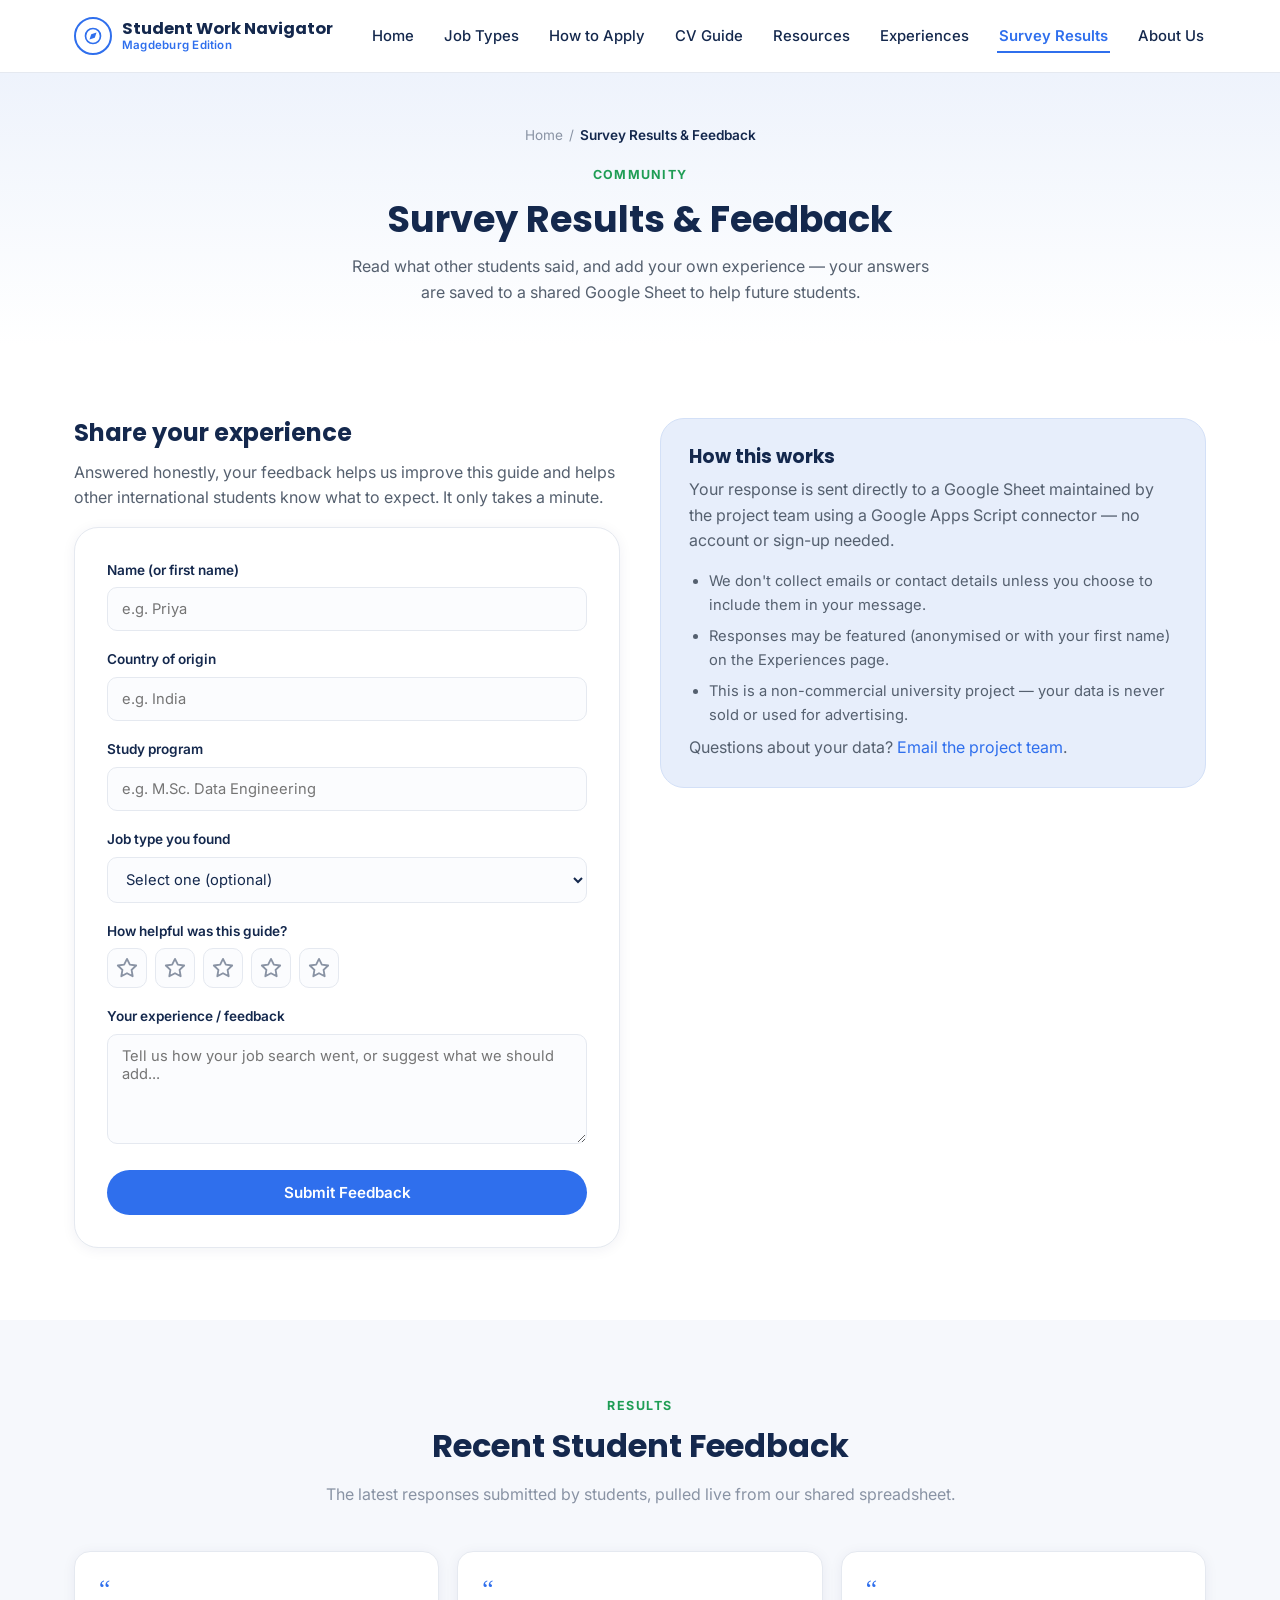
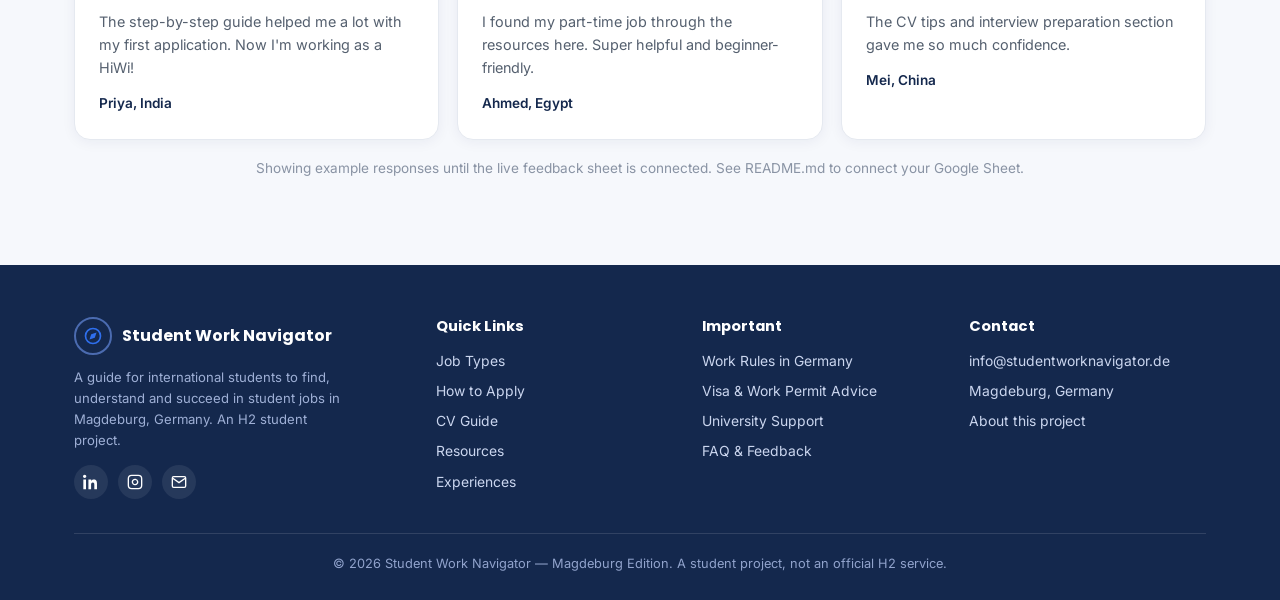
<file: survey-results.html>
<!DOCTYPE html>
<html lang="en">
<head>
  <meta charset="UTF-8">
  <meta name="viewport" content="width=device-width, initial-scale=1.0">
  <title>Survey Results | Student Work Navigator</title>
  <meta name="description" content="Read student feedback and share your own experience finding a student job in Magdeburg.">
<link rel="preconnect" href="https://fonts.googleapis.com">
  <link rel="preconnect" href="https://fonts.gstatic.com" crossorigin>
  <link href="https://fonts.googleapis.com/css2?family=Poppins:wght@500;600;700&family=Inter:wght@400;500;600;700&display=swap" rel="stylesheet">
  <link rel="stylesheet" href="css/style.css">
  <link rel="icon" href="data:image/svg+xml,<svg xmlns=%22http://www.w3.org/2000/svg%22 viewBox=%220 0 24 24%22><circle cx=%2212%22 cy=%2212%22 r=%2211%22 fill=%22%232f6fed%22/><polygon points=%2216.2,7.8 14.1,14.1 7.8,16.2 9.9,9.9%22 fill=%22white%22/></svg>">

</head>
<body>
  <header class="site-header">
    <div class="container nav-inner">
      <a href="index.html" class="brand">
        <span class="brand-mark"><svg width="20" height="20" viewBox="0 0 24 24" fill="none" stroke="#2f6fed" stroke-width="2" stroke-linecap="round" stroke-linejoin="round"><circle cx="12" cy="12" r="9"></circle><polygon points="16.24 7.76 14.12 14.12 7.76 16.24 9.88 9.88 16.24 7.76" fill="#2f6fed" stroke="none"></polygon></svg></span>
        <span class="brand-text"><strong>Student Work Navigator</strong><span>Magdeburg Edition</span></span>
      </a>
      <nav>
        <ul class="nav-links">
        <li><a href="index.html">Home</a></li>
        <li><a href="job-types.html">Job Types</a></li>
        <li><a href="how-to-apply.html">How to Apply</a></li>
        <li><a href="cv-guide.html">CV Guide</a></li>
        <li><a href="resources.html">Resources</a></li>
        <li><a href="experiences.html">Experiences</a></li>
        <li><a href="survey-results.html" class="active">Survey Results</a></li>
        <li><a href="about.html">About Us</a></li>
        </ul>
      </nav>
      <button class="nav-toggle" aria-label="Toggle menu">
        <svg viewBox="0 0 24 24" fill="none" stroke="currentColor" stroke-width="2" stroke-linecap="round" stroke-linejoin="round"><line x1="3" y1="12" x2="21" y2="12"></line><line x1="3" y1="6" x2="21" y2="6"></line><line x1="3" y1="18" x2="21" y2="18"></line></svg>
      </button>
    </div>
  </header>

  <section class="page-hero">
    <div class="container">
      <div class="breadcrumb"><a href="index.html">Home</a><span class="sep">/</span><span class="current">Survey Results & Feedback</span></div>
      <span class="kicker">Community</span>
      <h1>Survey Results & Feedback</h1>
      <p>Read what other students said, and add your own experience — your answers are saved to a shared Google Sheet to help future students.</p>
    </div>
  </section>

  <section class="section">
    <div class="container two-col">
      <div>
        <h2>Share your experience</h2>
        <p>Answered honestly, your feedback helps us improve this guide and helps other international students know what to expect. It only takes a minute.</p>
        <form class="form-card" id="feedback-form">
          <div class="form-row">
            <label for="f-name">Name (or first name)</label>
            <input type="text" id="f-name" name="name" placeholder="e.g. Priya" required maxlength="120">
          </div>
          <div class="form-row">
            <label for="f-country">Country of origin</label>
            <input type="text" id="f-country" name="country" placeholder="e.g. India" maxlength="80">
          </div>
          <div class="form-row">
            <label for="f-program">Study program</label>
            <input type="text" id="f-program" name="program" placeholder="e.g. M.Sc. Data Engineering" maxlength="120">
          </div>
          <div class="form-row">
            <label for="f-jobtype">Job type you found</label>
            <select id="f-jobtype" name="jobType">
              <option value="">Select one (optional)</option>
              <option value="HiWi">HiWi / Research Assistant</option>
              <option value="Werkstudent">Werkstudent</option>
              <option value="Minijob">Minijob</option>
              <option value="Internship">Internship / Praktikum</option>
              <option value="Still searching">Still searching</option>
            </select>
          </div>
          <div class="form-row">
            <label>How helpful was this guide?</label>
            <div class="rating-row" id="rating-row">
              <button type="button" class="rating-star" data-value="1" aria-label="1 star"><svg width="22" height="22" viewBox="0 0 24 24" fill="none" stroke="currentColor" stroke-width="2" stroke-linecap="round" stroke-linejoin="round"><polygon points="12 2 15.09 8.26 22 9.27 17 14.14 18.18 21.02 12 17.77 5.82 21.02 7 14.14 2 9.27 8.91 8.26 12 2"></polygon></svg></button>
              <button type="button" class="rating-star" data-value="2" aria-label="2 stars"><svg width="22" height="22" viewBox="0 0 24 24" fill="none" stroke="currentColor" stroke-width="2" stroke-linecap="round" stroke-linejoin="round"><polygon points="12 2 15.09 8.26 22 9.27 17 14.14 18.18 21.02 12 17.77 5.82 21.02 7 14.14 2 9.27 8.91 8.26 12 2"></polygon></svg></button>
              <button type="button" class="rating-star" data-value="3" aria-label="3 stars"><svg width="22" height="22" viewBox="0 0 24 24" fill="none" stroke="currentColor" stroke-width="2" stroke-linecap="round" stroke-linejoin="round"><polygon points="12 2 15.09 8.26 22 9.27 17 14.14 18.18 21.02 12 17.77 5.82 21.02 7 14.14 2 9.27 8.91 8.26 12 2"></polygon></svg></button>
              <button type="button" class="rating-star" data-value="4" aria-label="4 stars"><svg width="22" height="22" viewBox="0 0 24 24" fill="none" stroke="currentColor" stroke-width="2" stroke-linecap="round" stroke-linejoin="round"><polygon points="12 2 15.09 8.26 22 9.27 17 14.14 18.18 21.02 12 17.77 5.82 21.02 7 14.14 2 9.27 8.91 8.26 12 2"></polygon></svg></button>
              <button type="button" class="rating-star" data-value="5" aria-label="5 stars"><svg width="22" height="22" viewBox="0 0 24 24" fill="none" stroke="currentColor" stroke-width="2" stroke-linecap="round" stroke-linejoin="round"><polygon points="12 2 15.09 8.26 22 9.27 17 14.14 18.18 21.02 12 17.77 5.82 21.02 7 14.14 2 9.27 8.91 8.26 12 2"></polygon></svg></button>
            </div>
            <input type="hidden" id="rating" name="rating" value="">
          </div>
          <div class="form-row">
            <label for="f-message">Your experience / feedback</label>
            <textarea id="f-message" name="message" placeholder="Tell us how your job search went, or suggest what we should add..." required maxlength="2000"></textarea>
          </div>
          <button type="submit" class="btn btn-primary btn-block">Submit Feedback</button>
          <div class="form-status" id="form-status"></div>
        </form>
      </div>
      <div class="team-note">
        <h3>How this works</h3>
        <p>Your response is sent directly to a Google Sheet maintained by the project team using a Google Apps Script connector &mdash; no account or sign-up needed.</p>
        <ul class="modal-list">
          <li>We don't collect emails or contact details unless you choose to include them in your message.</li>
          <li>Responses may be featured (anonymised or with your first name) on the Experiences page.</li>
          <li>This is a non-commercial university project &mdash; your data is never sold or used for advertising.</li>
        </ul>
        <p style="margin-bottom:0;">Questions about your data? <a href="mailto:info@studentworknavigator.de">Email the project team</a>.</p>
      </div>
    </div>
  </section>

  <section class="section alt">
    <div class="container">
      <div class="section-head">
        <span class="kicker">Results</span>
        <h2>Recent Student Feedback</h2>
        <p>The latest responses submitted by students, pulled live from our shared spreadsheet.</p>
      </div>
      <div class="testi-grid" id="recent-feedback">
        <div class="testi-card"><div class="testi-quote">&ldquo;</div><p class="msg">The step-by-step guide helped me a lot with my first application. Now I'm working as a HiWi!</p><div class="testi-name">Priya, India</div></div>
        <div class="testi-card"><div class="testi-quote">&ldquo;</div><p class="msg">I found my part-time job through the resources here. Super helpful and beginner-friendly.</p><div class="testi-name">Ahmed, Egypt</div></div>
        <div class="testi-card"><div class="testi-quote">&ldquo;</div><p class="msg">The CV tips and interview preparation section gave me so much confidence.</p><div class="testi-name">Mei, China</div></div>
      </div>
      <p style="text-align:center; color:var(--text-muted); font-size:.85rem; margin-top:18px;">Showing example responses until the live feedback sheet is connected. See README.md to connect your Google Sheet.</p>
    </div>
  </section>

  <footer class="site-footer">
    <div class="container">
      <div class="footer-grid">
        <div>
          <div class="footer-brand">
            <span class="brand-mark"><svg width="20" height="20" viewBox="0 0 24 24" fill="none" stroke="#2f6fed" stroke-width="2" stroke-linecap="round" stroke-linejoin="round"><circle cx="12" cy="12" r="9"></circle><polygon points="16.24 7.76 14.12 14.12 7.76 16.24 9.88 9.88 16.24 7.76" fill="#2f6fed" stroke="none"></polygon></svg></span>
            <strong>Student Work Navigator</strong>
          </div>
          <p class="footer-note">A guide for international students to find, understand and succeed in student jobs in Magdeburg, Germany. An H2 student project.</p>
          <div class="social-row">
            <a href="https://www.linkedin.com" target="_blank" rel="noopener" aria-label="LinkedIn"><svg width="16" height="16" viewBox="0 0 24 24" fill="currentColor"><path d="M4.98 3.5C4.98 4.88 3.87 6 2.5 6S0 4.88 0 3.5 1.12 1 2.5 1s2.48 1.12 2.48 2.5zM.5 8.25h4V23h-4V8.25zM8.5 8.25h3.83v2.02h.05c.53-1 1.84-2.06 3.79-2.06 4.05 0 4.8 2.67 4.8 6.14V23h-4v-6.75c0-1.61-.03-3.68-2.24-3.68-2.25 0-2.6 1.76-2.6 3.57V23h-4V8.25z"/></svg></a>
            <a href="https://www.instagram.com" target="_blank" rel="noopener" aria-label="Instagram"><svg width="16" height="16" viewBox="0 0 24 24" fill="none" stroke="currentColor" stroke-width="2"><rect x="2" y="2" width="20" height="20" rx="5" ry="5"></rect><path d="M16 11.37A4 4 0 1 1 12.63 8 4 4 0 0 1 16 11.37z"></path><line x1="17.5" y1="6.5" x2="17.5" y2="6.5"></line></svg></a>
            <a href="mailto:info@studentworknavigator.de" aria-label="Email"><svg width="16" height="16" viewBox="0 0 24 24" fill="none" stroke="currentColor" stroke-width="2"><path d="M22 6c0-1.1-.9-2-2-2H4c-1.1 0-2 .9-2 2v12c0 1.1.9 2 2 2h16c1.1 0 2-.9 2-2V6z"></path><polyline points="22,6 12,13 2,6"></polyline></svg></a>
          </div>
        </div>
        <div>
          <h4>Quick Links</h4>
          <ul>
            <li><a href="job-types.html">Job Types</a></li>
            <li><a href="how-to-apply.html">How to Apply</a></li>
            <li><a href="cv-guide.html">CV Guide</a></li>
            <li><a href="resources.html">Resources</a></li>
            <li><a href="experiences.html">Experiences</a></li>
          </ul>
        </div>
        <div>
          <h4>Important</h4>
          <ul>
            <li><a href="https://www.studierendenwerke.de/fileadmin/user_upload/Jobs_internationale_Studierende_eng_bf.pdf" target="_blank" rel="noopener">Work Rules in Germany</a></li>
            <li><a href="https://www.h2.de/no_cache/en/the-university/international.html" target="_blank" rel="noopener">Visa &amp; Work Permit Advice</a></li>
            <li><a href="https://www.h2.de/no_cache/en/studies/student-advisory-service.html" target="_blank" rel="noopener">University Support</a></li>
            <li><a href="survey-results.html">FAQ &amp; Feedback</a></li>
          </ul>
        </div>
        <div>
          <h4>Contact</h4>
          <ul>
            <li>info@studentworknavigator.de</li>
            <li>Magdeburg, Germany</li>
            <li><a href="about.html">About this project</a></li>
          </ul>
        </div>
      </div>
      <div class="footer-bottom">&copy; 2026 Student Work Navigator &mdash; Magdeburg Edition. A student project, not an official H2 service.</div>
    </div>
  </footer>
  <script src="js/main.js"></script>

<script src="js/survey.js"></script>
</body>
</html>
</file>
<file: css/style.css>
/* =====================================================
    @Developer-Thilina Dilshan
    Student Work Navigator
   ===================================================== */
:root {
  --navy: #14284d;
  --navy-soft: #1f3a6b;
  --blue: #2f6fed;
  --blue-dark: #1f4fc4;
  --green: #1f9d55;
  --green-dark: #16803f;

  --bg-page: #ffffff;
  --bg-soft: #eef3fc;
  --bg-soft-2: #f6f8fc;

  --card-blue: #e7eefb;
  --card-blue-border: #d3e0f7;
  --card-green: #e7f6ec;
  --card-green-border: #cdeada;
  --card-yellow: #fdf5e0;
  --card-yellow-border: #f4e6b8;
  --card-purple: #f1ecfb;
  --card-purple-border: #e0d5f5;

  --text-heading: #14284d;
  --text-body: #55606f;
  --text-muted: #8993a4;
  --border: #e5e9f0;

  --radius-sm: 10px;
  --radius-md: 16px;
  --radius-lg: 24px;

  --shadow-card: 0 2px 14px rgba(20, 40, 77, 0.06);
  --shadow-pop: 0 20px 60px rgba(20, 40, 77, 0.22);

  --font-display: "Poppins", "Segoe UI", sans-serif;
  --font-body: "Inter", "Segoe UI", sans-serif;
}

* { box-sizing: border-box; }
html { scroll-behavior: smooth; }
body {
  margin: 0;
  font-family: var(--font-body);
  color: var(--text-body);
  background: var(--bg-page);
  line-height: 1.6;
  -webkit-font-smoothing: antialiased;
}
h1, h2, h3, h4 {
  font-family: var(--font-display);
  color: var(--text-heading);
  margin: 0 0 .5em;
  line-height: 1.25;
}
p { margin: 0 0 1em; }
a { color: var(--blue); text-decoration: none; }
a:hover { text-decoration: underline; }
img { max-width: 100%; display: block; }
ul { padding-left: 1.1em; }
button { font-family: inherit; cursor: pointer; }

.container {
  max-width: 1180px;
  margin: 0 auto;
  padding: 0 24px;
}

:focus-visible {
  outline: 3px solid var(--green);
  outline-offset: 2px;
}

/* ---------- Buttons ---------- */
.btn {
  display: inline-flex;
  align-items: center;
  gap: 8px;
  padding: 13px 24px;
  border-radius: 999px;
  font-weight: 600;
  font-size: .95rem;
  border: none;
  transition: transform .15s ease, box-shadow .15s ease, background .15s ease;
  white-space: nowrap;
}
.btn:hover { text-decoration: none; transform: translateY(-1px); }
.btn-primary { background: var(--blue); color: #fff; }
.btn-primary:hover { background: var(--blue-dark); box-shadow: 0 8px 20px rgba(47,111,237,.3); }
.btn-secondary { background: var(--green); color: #fff; }
.btn-secondary:hover { background: var(--green-dark); box-shadow: 0 8px 20px rgba(31,157,85,.3); }
.btn-outline { background: #fff; color: var(--navy); border: 1.5px solid var(--border); }
.btn-outline:hover { border-color: var(--blue); color: var(--blue); }
.btn-block { width: 100%; justify-content: center; }

.link-arrow {
  font-weight: 600;
  font-size: .92rem;
  display: inline-flex;
  align-items: center;
  gap: 6px;
}
.link-arrow svg { transition: transform .15s ease; }
.link-arrow:hover svg { transform: translateX(3px); }

/* ---------- Header / Nav ---------- */
.site-header {
  position: sticky;
  top: 0;
  z-index: 200;
  background: rgba(255,255,255,.92);
  backdrop-filter: blur(8px);
  border-bottom: 1px solid var(--border);
}
.nav-inner {
  display: flex;
  align-items: center;
  justify-content: space-between;
  height: 72px;
}
.brand {
  display: flex;
  align-items: center;
  gap: 10px;
  color: var(--navy);
}
.brand:hover { text-decoration: none; }
.brand-mark {
  width: 38px; height: 38px;
  border-radius: 50%;
  border: 2px solid var(--blue);
  display: flex; align-items: center; justify-content: center;
  flex-shrink: 0;
}
.brand-text { line-height: 1.15; }
.brand-text strong { display: block; font-family: var(--font-display); font-weight: 700; font-size: 1.02rem; color: var(--navy); }
.brand-text span { display: block; font-size: .72rem; color: var(--blue); font-weight: 600; letter-spacing: .02em; }

.nav-links {
  display: flex;
  align-items: center;
  gap: 26px;
  list-style: none;
  margin: 0; padding: 0;
}
.nav-links a {
  color: var(--navy);
  font-size: .93rem;
  font-weight: 500;
  padding: 6px 2px;
  border-bottom: 2px solid transparent;
}
.nav-links a:hover { text-decoration: none; color: var(--blue); }
.nav-links a.active { color: var(--blue); border-bottom-color: var(--blue); font-weight: 600; }

.nav-toggle {
  display: none;
  background: none; border: none;
  padding: 6px;
  color: var(--navy);
}
.nav-toggle svg { width: 26px; height: 26px; }

@media (max-width: 900px) {
  .nav-toggle { display: block; }
  .nav-links {
    position: fixed;
    top: 72px; left: 0; right: 0;
    background: #fff;
    flex-direction: column;
    align-items: flex-start;
    gap: 0;
    padding: 8px 24px 20px;
    border-bottom: 1px solid var(--border);
    box-shadow: 0 12px 24px rgba(20,40,77,.08);
    transform: translateY(-8px);
    opacity: 0;
    pointer-events: none;
    transition: all .18s ease;
  }
  .nav-links.open { transform: translateY(0); opacity: 1; pointer-events: auto; }
  .nav-links li { width: 100%; border-bottom: 1px solid var(--bg-soft); }
  .nav-links a { display: block; padding: 13px 2px; }
}

/* ---------- Hero ---------- */
.hero {
  background: linear-gradient(180deg, var(--bg-soft) 0%, #f8faff 100%);
  padding: 64px 0 56px;
  overflow: hidden;
}
.hero-inner {
  display: grid;
  grid-template-columns: 1fr 1.2fr;
  gap: 40px;
  align-items: center;
}
.hero h1 {
  font-size: clamp(2rem, 3.6vw, 2.7rem);
  font-weight: 700;
  letter-spacing: -.01em;
}
.hero h1 .accent { color: var(--blue); }
.hero p.lead {
  font-size: 1.05rem;
  color: var(--text-body);
  max-width: 46ch;
  margin-bottom: 22px;
}
.hero-chips {
  display: flex;
  flex-wrap: wrap;
  gap: 12px;
  margin-top: 26px;
}
.chip {
  display: flex;
  align-items: center;
  gap: 10px;
  background: #fff;
  border: 1px solid var(--border);
  border-radius: var(--radius-md);
  padding: 12px 16px;
  box-shadow: var(--shadow-card);
  font-size: .82rem;
  font-weight: 600;
  color: var(--navy);
  cursor: pointer;
  text-align: left;
  transition: transform .15s ease, box-shadow .15s ease;
}
.chip:hover { transform: translateY(-2px); box-shadow: 0 10px 24px rgba(20,40,77,.12); }
.chip-icon {
  width: 34px; height: 34px;
  border-radius: 9px;
  display: flex; align-items: center; justify-content: center;
  flex-shrink: 0;
}
.chip-icon.blue { background: var(--card-blue); color: var(--blue); }
.chip-icon.green { background: var(--card-green); color: var(--green); }
.chip-icon.yellow { background: var(--card-yellow); color: #b98900; }

.hero-art { position: relative; }

.hero-illustration {
    width: 100%;
    height: 100%;
    /* max-width: 560px; */
    display: block;
    object-fit: contain;
    border-radius: 25px; 
    margin: 0 auto; 
}

/* ---------- Sections ---------- */
.section { padding: 72px 0; }
.section.alt { background: var(--bg-soft-2); }
.section-head { text-align: center; max-width: 640px; margin: 0 auto 44px; }
.section-head h2 { font-size: clamp(1.5rem, 2.6vw, 2rem); }
.section-head .kicker {
  display: inline-block;
  color: var(--green);
  font-weight: 700;
  font-size: .78rem;
  letter-spacing: .12em;
  text-transform: uppercase;
  margin-bottom: 10px;
}
.section-head p { color: var(--text-muted); font-size: 1rem; }

/* ---------- Job type cards ---------- */
.card-grid-2 {
  display: grid;
  grid-template-columns: repeat(2, 1fr);
  gap: 20px;
}
.job-card {
  border-radius: var(--radius-lg);
  padding: 28px 26px;
  text-align: center;
  border: 1px solid transparent;
}
.job-card.blue { background: var(--card-blue); border-color: var(--card-blue-border); }
.job-card.green { background: var(--card-green); border-color: var(--card-green-border); }
.job-card.yellow { background: var(--card-yellow); border-color: var(--card-yellow-border); }
.job-card.purple { background: var(--card-purple); border-color: var(--card-purple-border); }
.job-icon {
  width: 52px; height: 52px;
  border-radius: 50%;
  background: #fff;
  display: flex; align-items: center; justify-content: center;
  margin: 0 auto 14px;
  box-shadow: var(--shadow-card);
}
.job-card h3 { font-size: 1.05rem; margin-bottom: 8px; }
.job-card p { font-size: .88rem; color: var(--text-body); margin-bottom: 14px; }

/* ---------- Steps ---------- */
.steps-row {
  display: flex;
  justify-content: space-between;
  gap: 8px;
  position: relative;
  margin-bottom: 34px;
}
.steps-row::before {
  content: "";
  position: absolute;
  top: 24px; left: 60px; right: 60px;
  height: 0;
  border-top: 2px dashed var(--border);
  z-index: 0;
}
.step {
  flex: 1;
  text-align: center;
  position: relative;
  z-index: 1;
}
.step-num {
  width: 48px; height: 48px;
  border-radius: 50%;
  background: var(--bg-soft-2);
  border: 1px solid var(--border);
  display: flex; align-items: center; justify-content: center;
  margin: 0 auto 10px;
  color: var(--navy);
  position: relative;
}
.step-num .badge {
  position: absolute; top: -8px; right: -6px;
  width: 20px; height: 20px;
  border-radius: 50%;
  background: var(--green);
  color: #fff;
  font-size: .68rem;
  font-weight: 700;
  display: flex; align-items: center; justify-content: center;
}
.step.done .step-num { background: var(--card-green); border-color: var(--card-green-border); color: var(--green); }
.step h4 { font-size: .92rem; margin-bottom: 4px; }
.step p { font-size: .8rem; color: var(--text-muted); margin: 0; }

@media (max-width: 760px) {
  .steps-row { flex-direction: column; gap: 22px; }
  .steps-row::before { display: none; }
}

/* ---------- Resource cards ---------- */
.card-grid-4 {
  display: grid;
  grid-template-columns: repeat(4, 1fr);
  gap: 18px;
}
.resource-card {
  background: #fff;
  border: 1px solid var(--border);
  border-radius: var(--radius-md);
  padding: 26px 20px;
  text-align: center;
  box-shadow: var(--shadow-card);
  transition: transform .15s ease, box-shadow .15s ease;
}
.resource-card:hover { transform: translateY(-3px); box-shadow: 0 14px 30px rgba(20,40,77,.1); }
.resource-icon {
  width: 46px; height: 46px;
  border-radius: 12px;
  background: var(--card-blue);
  color: var(--blue);
  display: flex; align-items: center; justify-content: center;
  margin: 0 auto 14px;
}
.resource-card h3 { font-size: 1rem; margin-bottom: 8px; }
.resource-card p { font-size: .85rem; color: var(--text-body); margin-bottom: 14px; }

/* ---------- Quick help cards ---------- */
.card-grid-3 { display: grid; grid-template-columns: repeat(3, 1fr); gap: 18px; }
.help-card {
  border-radius: var(--radius-lg);
  padding: 24px;
  display: flex;
  gap: 16px;
  align-items: flex-start;
  border: 1px solid transparent;
}
.help-card.green { background: var(--card-green); border-color: var(--card-green-border); }
.help-card.blue { background: var(--card-blue); border-color: var(--card-blue-border); }
.help-card.yellow { background: var(--card-yellow); border-color: var(--card-yellow-border); }
.help-icon {
  width: 46px; height: 46px;
  border-radius: 12px;
  background: #fff;
  display: flex; align-items: center; justify-content: center;
  flex-shrink: 0;
  box-shadow: var(--shadow-card);
}
.help-card h3 { font-size: 1rem; margin-bottom: 6px; }
.help-card p { font-size: .85rem; margin-bottom: 0; }
.help-go {
  width: 34px; height: 34px;
  border-radius: 50%;
  background: var(--green);
  color: #fff;
  display: flex; align-items: center; justify-content: center;
  flex-shrink: 0;
  margin-left: auto;
}

/* ---------- CTA banner ---------- */
.cta-banner {
  background: var(--card-green);
  border: 1px solid var(--card-green-border);
  border-radius: var(--radius-lg);
  padding: 30px 34px;
  display: flex;
  align-items: center;
  justify-content: space-between;
  gap: 24px;
  flex-wrap: wrap;
}
.cta-banner-text { display: flex; align-items: center; gap: 16px; }
.cta-icon {
  width: 52px; height: 52px;
  border-radius: 50%;
  background: #fff;
  display: flex; align-items: center; justify-content: center;
  color: var(--green);
  flex-shrink: 0;
}
.cta-banner h3 { font-size: 1.15rem; margin-bottom: 2px; }
.cta-banner p { margin: 0; color: var(--text-body); font-size: .92rem; }

/* ---------- Testimonials ---------- */
.testi-grid { display: grid; grid-template-columns: repeat(3, 1fr); gap: 18px; }
.testi-card {
  background: #fff;
  border: 1px solid var(--border);
  border-radius: var(--radius-md);
  padding: 24px;
  box-shadow: var(--shadow-card);
}
.testi-quote { color: var(--blue); font-size: 1.6rem; font-family: Georgia, serif; line-height: 1; }
.testi-card p.msg { font-size: .9rem; color: var(--text-body); margin: 8px 0 14px; }
.testi-name { font-size: .85rem; font-weight: 600; color: var(--navy); }

/* ---------- Footer ---------- */
.site-footer { background: var(--navy); color: #cbd6ef; padding: 52px 0 26px; }
.footer-grid {
  display: grid;
  grid-template-columns: 1.4fr 1fr 1fr 1fr;
  gap: 30px;
  margin-bottom: 32px;
}
.footer-grid h4 { color: #fff; font-size: .92rem; margin-bottom: 14px; }
.footer-grid ul { list-style: none; padding: 0; margin: 0; }
.footer-grid li { margin-bottom: 8px; font-size: .87rem; }
.footer-grid a { color: #cbd6ef; }
.footer-grid a:hover { color: #fff; }
.footer-brand { display: flex; align-items: center; gap: 10px; margin-bottom: 12px; }
.footer-brand .brand-mark { border-color: #4b6bb0; }
.footer-brand strong { color: #fff; font-family: var(--font-display); }
.footer-note { font-size: .82rem; color: #9fb0d6; max-width: 34ch; }
.footer-bottom {
  border-top: 1px solid rgba(255,255,255,.12);
  padding-top: 20px;
  text-align: center;
  font-size: .8rem;
  color: #91a3cc;
}
.social-row { display: flex; gap: 10px; margin-top: 14px; }
.social-row a {
  width: 34px; height: 34px;
  border-radius: 50%;
  background: rgba(255,255,255,.08);
  display: flex; align-items: center; justify-content: center;
  color: #fff;
}
.social-row a:hover { background: var(--blue); text-decoration: none; }

@media (max-width: 900px) {
  .hero-inner { grid-template-columns: 1fr; }
  .card-grid-2, .card-grid-3, .card-grid-4, .testi-grid { grid-template-columns: 1fr 1fr; }
  .footer-grid { grid-template-columns: 1fr 1fr; }
}
@media (max-width: 620px) {
  .card-grid-2, .card-grid-3, .card-grid-4, .testi-grid { grid-template-columns: 1fr; }
  .footer-grid { grid-template-columns: 1fr; }
  .cta-banner { flex-direction: column; align-items: flex-start; }
}

/* ---------- Modal / Popup ---------- */
.modal-overlay {
  position: fixed; inset: 0;
  background: rgba(15, 24, 45, .55);
  display: none;
  align-items: center; justify-content: center;
  padding: 20px;
  z-index: 1000;
}
.modal-overlay.open { display: flex; }
.modal-box {
  background: #fff;
  border-radius: var(--radius-lg);
  max-width: 560px;
  width: 100%;
  max-height: 86vh;
  overflow-y: auto;
  padding: 32px;
  box-shadow: var(--shadow-pop);
  position: relative;
  animation: pop-in .18s ease;
}
@keyframes pop-in { from { transform: translateY(10px); opacity: 0; } to { transform: translateY(0); opacity: 1; } }
.modal-close {
  position: absolute; top: 16px; right: 16px;
  width: 34px; height: 34px;
  border-radius: 50%;
  border: none;
  background: var(--bg-soft-2);
  color: var(--navy);
  display: flex; align-items: center; justify-content: center;
}
.modal-close:hover { background: var(--card-blue); }
.modal-eyebrow { color: var(--blue); font-weight: 700; font-size: .78rem; letter-spacing: .08em; text-transform: uppercase; margin-bottom: 8px; }
.modal-box h3 { font-size: 1.3rem; margin-bottom: 14px; }
.modal-box .map-frame {
  border-radius: var(--radius-md);
  overflow: hidden;
  border: 1px solid var(--border);
  margin-top: 12px;
}
.modal-box .map-frame iframe { width: 100%; height: 320px; border: 0; display: block; }
.modal-list { margin: 14px 0 0; padding-left: 20px; font-size: .92rem; }
.modal-list li { margin-bottom: 8px; }

/* ---------- Page hero (inner pages) ---------- */
.page-hero {
  background: linear-gradient(180deg, var(--bg-soft) 0%, #fff 100%);
  padding: 52px 0 40px;
  text-align: center;
}
.page-hero .kicker { color: var(--green); font-weight: 700; font-size: .78rem; letter-spacing: .1em; text-transform: uppercase; }
.page-hero h1 { font-size: clamp(1.8rem, 3vw, 2.3rem); margin: 10px 0 12px; }
.page-hero p { max-width: 60ch; margin: 0 auto; color: var(--text-body); }
.breadcrumb { font-size: .85rem; color: var(--text-muted); margin-bottom: 14px; }
.breadcrumb a { color: var(--text-muted); }
.breadcrumb .sep { margin: 0 6px; }
.breadcrumb .current { color: var(--navy); font-weight: 600; }

/* ---------- Detail blocks (job types / how to apply / cv guide) ---------- */
.detail-block {
  display: grid;
  grid-template-columns: 90px 1fr;
  gap: 22px;
  padding: 28px 0;
  border-bottom: 1px solid var(--border);
}
.detail-block:last-child { border-bottom: none; }
.detail-icon {
  width: 64px; height: 64px;
  border-radius: 16px;
  display: flex; align-items: center; justify-content: center;
}
.detail-block h3 { font-size: 1.15rem; margin-bottom: 8px; }
.detail-meta {
  display: flex; flex-wrap: wrap; gap: 10px;
  margin: 12px 0 4px;
}
.tag {
  display: inline-flex; align-items: center; gap: 6px;
  background: var(--bg-soft-2);
  border: 1px solid var(--border);
  border-radius: 999px;
  padding: 5px 12px;
  font-size: .78rem;
  font-weight: 600;
  color: var(--navy);
}

@media (max-width: 640px) {
  .detail-block { grid-template-columns: 1fr; }
}

/* ---------- Guide steps (How to Apply full guide) ---------- */
.guide-step {
  display: flex;
  gap: 20px;
  padding: 26px 0;
  border-bottom: 1px solid var(--border);
}
.guide-step:last-child { border-bottom: none; }
.guide-num {
  width: 44px; height: 44px;
  border-radius: 50%;
  background: var(--navy);
  color: #fff;
  font-family: var(--font-display);
  font-weight: 700;
  display: flex; align-items: center; justify-content: center;
  flex-shrink: 0;
}
.guide-step h3 { font-size: 1.1rem; margin-bottom: 8px; }
.guide-step ul { font-size: .92rem; color: var(--text-body); }
.guide-step ul li { margin-bottom: 6px; }

/* ---------- Forms ---------- */
.form-card {
  background: #fff;
  border: 1px solid var(--border);
  border-radius: var(--radius-lg);
  padding: 32px;
  box-shadow: var(--shadow-card);
}
.form-row { margin-bottom: 18px; }
.form-row label {
  display: block;
  font-size: .85rem;
  font-weight: 600;
  color: var(--navy);
  margin-bottom: 6px;
}
.form-row input,
.form-row select,
.form-row textarea {
  width: 100%;
  padding: 12px 14px;
  border: 1.5px solid var(--border);
  border-radius: var(--radius-sm);
  font-family: inherit;
  font-size: .92rem;
  color: var(--text-heading);
  background: #fbfcfe;
  transition: border-color .15s ease;
}
.form-row input:focus,
.form-row select:focus,
.form-row textarea:focus {
  outline: none;
  border-color: var(--blue);
  background: #fff;
}
.form-row textarea { resize: vertical; min-height: 110px; }
.rating-row { display: flex; gap: 8px; }
.rating-star {
  width: 40px; height: 40px;
  border-radius: 10px;
  border: 1.5px solid var(--border);
  background: #fbfcfe;
  display: flex; align-items: center; justify-content: center;
  color: var(--text-muted);
}
.rating-star.active { background: var(--card-yellow); border-color: var(--card-yellow-border); color: #b98900; }
.form-status { font-size: .88rem; margin-top: 14px; display: none; padding: 12px 14px; border-radius: var(--radius-sm); }
.form-status.show { display: block; }
.form-status.ok { background: var(--card-green); color: var(--green-dark); }
.form-status.err { background: #fde8e8; color: #b42318; }

/* ---------- Misc ---------- */
.two-col {
  display: grid;
  grid-template-columns: 1fr 1fr;
  gap: 40px;
  align-items: start;
}
@media (max-width: 860px) { .two-col { grid-template-columns: 1fr; } }

.stat-row { display: flex; gap: 26px; flex-wrap: wrap; margin-top: 20px; }
.stat { }
.stat strong { display: block; font-family: var(--font-display); font-size: 1.6rem; color: var(--navy); }
.stat span { font-size: .82rem; color: var(--text-muted); }

.team-note {
  background: var(--card-blue);
  border: 1px solid var(--card-blue-border);
  border-radius: var(--radius-lg);
  padding: 26px 28px;
}
</file>
